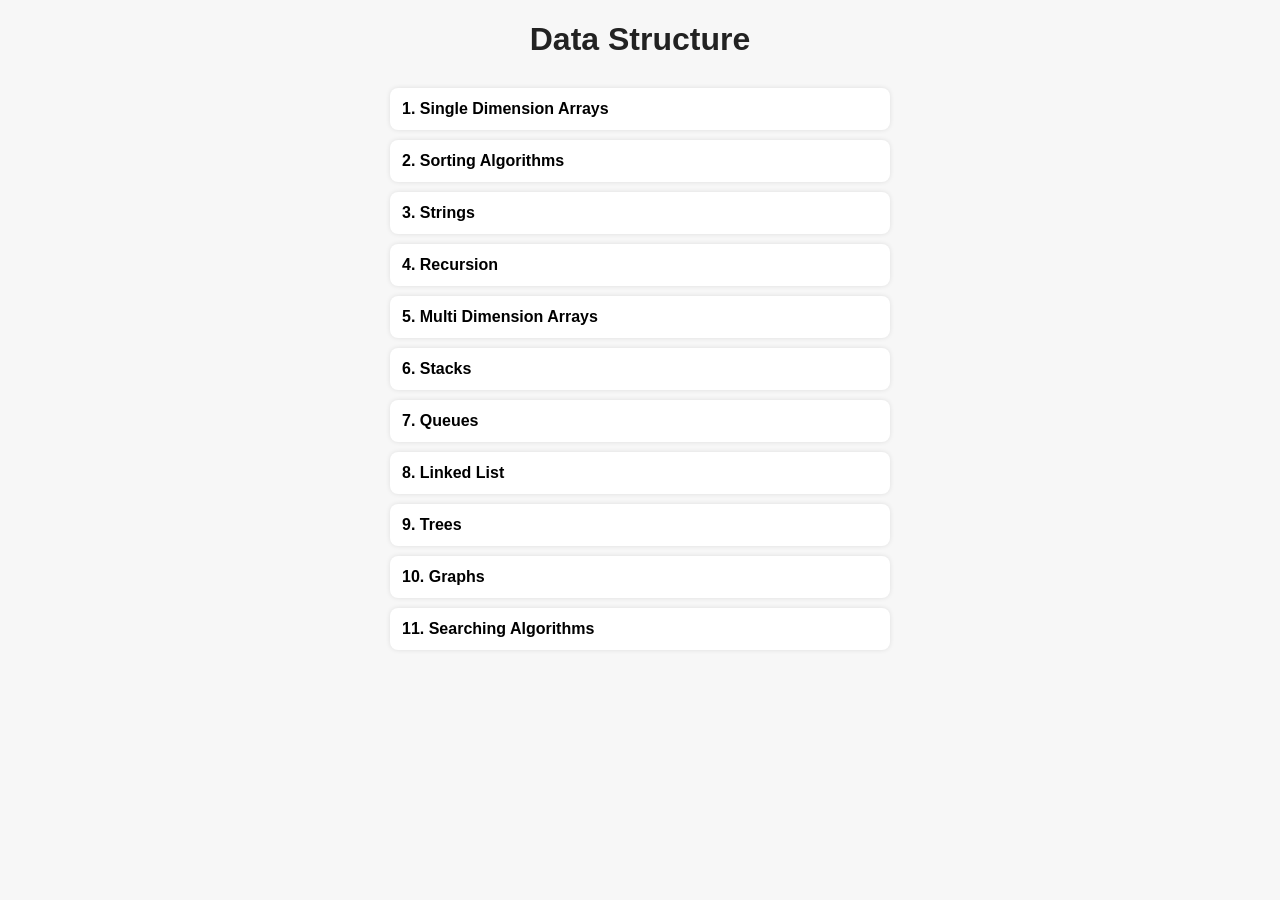
<file: index.html>
<!DOCTYPE html>
<html lang="en">
<head>
  <meta charset="UTF-8">
  <meta name="viewport" content="width=device-width, initial-scale=1.0">
  <title>C Programs</title>
  <link rel="stylesheet" href="style.css">
</head>
<body>
  <h1>Data Structure</h1>

  <ul class="topic-list">
    <li><a href="topics/single-dimension-arrays.html">1. Single Dimension Arrays</a></li>
    <li><a href="topics/sorting-algorithms.html">2. Sorting Algorithms</a></li>
    <li><a href="topics/strings.html">3. Strings</a></li>
    <li><a href="topics/recursion.html">4. Recursion</a></li>
    <li><a href="topics/multi-dimension-arrays.html">5. Multi Dimension Arrays</a></li>
    <li><a href="topics/stacks.html">6. Stacks</a></li>
    <li><a href="topics/queues.html">7. Queues</a></li>
    <li><a href="topics/linked-list.html">8. Linked List</a></li>
    <li><a href="topics/trees.html">9. Trees</a></li>
    <li><a href="topics/graphs.html">10. Graphs</a></li>
    <li><a href="topics/searching-algorithms.html">11. Searching Algorithms</a></li>
  </ul>
</body>
</html>
</file>
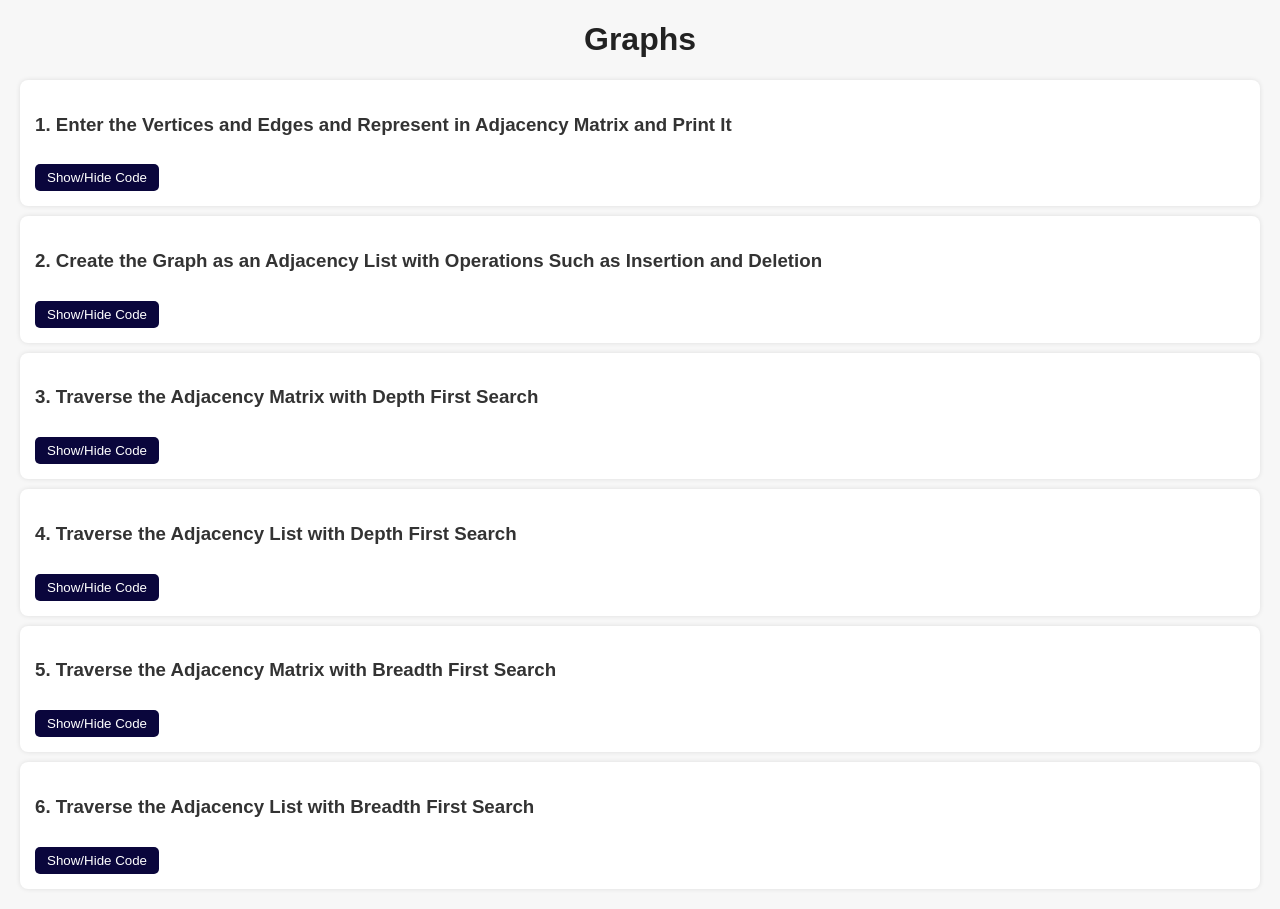
<file: topics/graphs.html>
<!DOCTYPE html>
<html lang="en">
<head>
  <meta charset="UTF-8">
  <meta name="viewport" content="width=device-width, initial-scale=1.0">
  <title>Graphs - C Programs</title>
  <link rel="stylesheet" href="../style.css">
  <script src="../script.js" defer></script>
</head>
<body>
  <h1>Graphs</h1>

  <div class="question">
    <h3>1. Enter the Vertices and Edges and Represent in Adjacency Matrix and Print It</h3>
    <button onclick="toggleCode('q1')">Show/Hide Code</button>
    <pre id="q1">
#include &lt;stdio.h&gt;

int main() {
    int graph[50][50] = {0};
    int vertices, edges, u, v;

    printf("Enter number of vertices: ");
    scanf("%d", &amp;vertices);

    if (vertices &lt;= 0 || vertices > 50) {
        printf("Invalid number of vertices\n");
        return 0;
    }

    printf("Enter number of edges: ");
    scanf("%d", &amp;edges);

    if (edges &lt; 0) {
        printf("Invalid number of edges\n");
        return 0;
    }

    printf("Enter edges (u v), vertices numbered 0 to %d:\n",
           vertices - 1);

    for (int i = 0; i &lt; edges; i++) {
        scanf("%d %d", &amp;u, &amp;v);

        if (u &lt; 0 || u >= vertices || v &lt; 0 || v >= vertices) {
            printf("Invalid edge. Try again.\n");
            i--;
            continue;
        }

        graph[u][v] = 1;
        graph[v][u] = 1;
    }

    printf("\nAdjacency Matrix:\n");

    for (int i = 0; i &lt; vertices; i++) {
        for (int j = 0; j &lt; vertices; j++)
            printf("%d ", graph[i][j]);

        printf("\n");
    }

    return 0;
}
    </pre>
</div>

<div class="question">
    <h3>2. Create the Graph as an Adjacency List with Operations Such as Insertion and Deletion</h3>
    <button onclick="toggleCode('q2')">Show/Hide Code</button>
    <pre id="q2">
#include &lt;stdio.h&gt;
#include &lt;stdlib.h&gt;

#define MAX 50

struct Node {
    int vertex;
    struct Node *next;
};

struct Node *adj[MAX];
int vertices;

void insertEdge(int u, int v) {
    struct Node *n = malloc(sizeof(struct Node));

    if (n == NULL) {
        printf("Memory allocation failed\n");
        return;
    }

    n->vertex = v;
    n->next = adj[u];
    adj[u] = n;

    n = malloc(sizeof(struct Node));

    if (n == NULL) {
        printf("Memory allocation failed\n");
        return;
    }

    n->vertex = u;
    n->next = adj[v];
    adj[v] = n;
}

void deleteOne(int u, int v) {
    struct Node *temp = adj[u], *prev = NULL;

    while (temp != NULL) {
        if (temp->vertex == v) {
            if (prev == NULL)
                adj[u] = temp->next;
            else
                prev->next = temp->next;

            free(temp);
            return;
        }

        prev = temp;
        temp = temp->next;
    }
}

void deleteEdge(int u, int v) {
    deleteOne(u, v);
    deleteOne(v, u);
}

void display() {
    printf("\nAdjacency List:\n");

    for (int i = 0; i &lt; vertices; i++) {
        struct Node *temp = adj[i];

        printf("%d: ", i);

        while (temp != NULL) {
            printf("%d -> ", temp->vertex);
            temp = temp->next;
        }

        printf("NULL\n");
    }
}

int main() {
    int choice, u, v;

    printf("Enter number of vertices: ");
    scanf("%d", &amp;vertices);

    if (vertices &lt;= 0 || vertices > MAX) {
        printf("Invalid number of vertices\n");
        return 0;
    }

    for (int i = 0; i &lt; vertices; i++)
        adj[i] = NULL;

    while (1) {
        printf("\n1. Insert Edge\n");
        printf("2. Delete Edge\n");
        printf("3. Display Graph\n");
        printf("4. Exit\n");
        printf("Enter choice: ");
        scanf("%d", &amp;choice);

        if (choice == 4)
            break;

        if (choice == 1 || choice == 2) {
            printf("Enter two vertices: ");
            scanf("%d %d", &amp;u, &amp;v);

            if (u &lt; 0 || u >= vertices ||
                v &lt; 0 || v >= vertices) {
                printf("Invalid vertices\n");
                continue;
            }

            if (choice == 1)
                insertEdge(u, v);
            else
                deleteEdge(u, v);
        }
        else if (choice == 3) {
            display();
        }
        else {
            printf("Invalid choice\n");
        }
    }

    for (int i = 0; i &lt; vertices; i++) {
        struct Node *temp = adj[i];

        while (temp != NULL) {
            struct Node *next = temp->next;
            free(temp);
            temp = next;
        }
    }

    return 0;
}
    </pre>
</div>

<div class="question">
    <h3>3. Traverse the Adjacency Matrix with Depth First Search</h3>
    <button onclick="toggleCode('q3')">Show/Hide Code</button>
    <pre id="q3">
#include &lt;stdio.h&gt;

int graph[50][50];
int visited[50];
int vertices;

void DFS(int vertex) {
    visited[vertex] = 1;
    printf("%d ", vertex);

    for (int i = 0; i &lt; vertices; i++) {
        if (graph[vertex][i] == 1 &amp;&amp; !visited[i])
            DFS(i);
    }
}

int main() {
    int edges, u, v, start;

    printf("Enter number of vertices: ");
    scanf("%d", &amp;vertices);

    if (vertices &lt;= 0 || vertices > 50) {
        printf("Invalid number of vertices\n");
        return 0;
    }

    printf("Enter number of edges: ");
    scanf("%d", &amp;edges);

    for (int i = 0; i &lt; edges; i++) {
        printf("Enter edge (u v): ");
        scanf("%d %d", &amp;u, &amp;v);

        if (u &lt; 0 || u >= vertices || v &lt; 0 || v >= vertices) {
            printf("Invalid edge\n");
            i--;
            continue;
        }

        graph[u][v] = 1;
        graph[v][u] = 1;
    }

    printf("Enter starting vertex: ");
    scanf("%d", &amp;start);

    if (start &lt; 0 || start >= vertices) {
        printf("Invalid starting vertex\n");
        return 0;
    }

    printf("DFS Traversal: ");
    DFS(start);

    for (int i = 0; i &lt; vertices; i++) {
        if (!visited[i])
            DFS(i);
    }

    return 0;
}
    </pre>
</div>

<div class="question">
    <h3>4. Traverse the Adjacency List with Depth First Search</h3>
    <button onclick="toggleCode('q4')">Show/Hide Code</button>
    <pre id="q4">
#include &lt;stdio.h&gt;
#include &lt;stdlib.h&gt;

#define MAX 50

struct Node {
    int vertex;
    struct Node *next;
};

struct Node *adj[MAX];
int visited[MAX];
int vertices;

void insertEdge(int u, int v) {
    struct Node *n = malloc(sizeof(struct Node));

    n->vertex = v;
    n->next = adj[u];
    adj[u] = n;

    n = malloc(sizeof(struct Node));

    n->vertex = u;
    n->next = adj[v];
    adj[v] = n;
}

void DFS(int vertex) {
    visited[vertex] = 1;
    printf("%d ", vertex);

    struct Node *temp = adj[vertex];

    while (temp != NULL) {
        int v = temp->vertex;

        if (!visited[v])
            DFS(v);

        temp = temp->next;
    }
}

int main() {
    int edges, u, v, start;

    printf("Enter number of vertices: ");
    scanf("%d", &amp;vertices);

    if (vertices &lt;= 0 || vertices > MAX) {
        printf("Invalid number of vertices\n");
        return 0;
    }

    printf("Enter number of edges: ");
    scanf("%d", &amp;edges);

    for (int i = 0; i &lt; edges; i++) {
        printf("Enter edge (u v): ");
        scanf("%d %d", &amp;u, &amp;v);

        if (u &lt; 0 || u >= vertices || v &lt; 0 || v >= vertices) {
            printf("Invalid edge\n");
            i--;
            continue;
        }

        insertEdge(u, v);
    }

    printf("Enter starting vertex: ");
    scanf("%d", &amp;start);

    if (start &lt; 0 || start >= vertices) {
        printf("Invalid starting vertex\n");
        return 0;
    }

    printf("DFS Traversal: ");
    DFS(start);

    for (int i = 0; i &lt; vertices; i++) {
        if (!visited[i])
            DFS(i);
    }

    return 0;
}
    </pre>
</div>

<div class="question">
    <h3>5. Traverse the Adjacency Matrix with Breadth First Search</h3>
    <button onclick="toggleCode('q5')">Show/Hide Code</button>
    <pre id="q5">
#include &lt;stdio.h&gt;

int graph[50][50];
int visited[50];
int queue[50];
int vertices;

void BFS(int start) {
    int front = 0, rear = 0;

    visited[start] = 1;
    queue[rear++] = start;

    while (front &lt; rear) {
        int vertex = queue[front++];
        printf("%d ", vertex);

        for (int i = 0; i &lt; vertices; i++) {
            if (graph[vertex][i] == 1 &amp;&amp; !visited[i]) {
                visited[i] = 1;
                queue[rear++] = i;
            }
        }
    }
}

int main() {
    int edges, u, v, start;

    printf("Enter number of vertices: ");
    scanf("%d", &amp;vertices);

    if (vertices &lt;= 0 || vertices > 50) {
        printf("Invalid number of vertices\n");
        return 0;
    }

    printf("Enter number of edges: ");
    scanf("%d", &amp;edges);

    for (int i = 0; i &lt; edges; i++) {
        printf("Enter edge (u v): ");
        scanf("%d %d", &amp;u, &amp;v);

        if (u &lt; 0 || u >= vertices || v &lt; 0 || v >= vertices) {
            printf("Invalid edge\n");
            i--;
            continue;
        }

        graph[u][v] = 1;
        graph[v][u] = 1;
    }

    printf("Enter starting vertex: ");
    scanf("%d", &amp;start);

    if (start &lt; 0 || start >= vertices) {
        printf("Invalid starting vertex\n");
        return 0;
    }

    printf("BFS Traversal: ");
    BFS(start);

    for (int i = 0; i &lt; vertices; i++) {
        if (!visited[i])
            BFS(i);
    }

    return 0;
}
    </pre>
</div>

<div class="question">
    <h3>6. Traverse the Adjacency List with Breadth First Search</h3>
    <button onclick="toggleCode('q6')">Show/Hide Code</button>
    <pre id="q6">
#include &lt;stdio.h&gt;
#include &lt;stdlib.h&gt;

#define MAX 50

struct Node {
    int vertex;
    struct Node *next;
};

struct Node *adj[MAX];
int visited[MAX];
int queue[MAX];
int vertices;

void insertEdge(int u, int v) {
    struct Node *n = malloc(sizeof(struct Node));

    n->vertex = v;
    n->next = adj[u];
    adj[u] = n;

    n = malloc(sizeof(struct Node));

    n->vertex = u;
    n->next = adj[v];
    adj[v] = n;
}

void BFS(int start) {
    int front = 0, rear = 0;

    visited[start] = 1;
    queue[rear++] = start;

    while (front &lt; rear) {
        int vertex = queue[front++];
        printf("%d ", vertex);

        struct Node *temp = adj[vertex];

        while (temp != NULL) {
            int v = temp->vertex;

            if (!visited[v]) {
                visited[v] = 1;
                queue[rear++] = v;
            }

            temp = temp->next;
        }
    }
}

int main() {
    int edges, u, v, start;

    printf("Enter number of vertices: ");
    scanf("%d", &amp;vertices);

    if (vertices &lt;= 0 || vertices > MAX) {
        printf("Invalid number of vertices\n");
        return 0;
    }

    printf("Enter number of edges: ");
    scanf("%d", &amp;edges);

    for (int i = 0; i &lt; edges; i++) {
        printf("Enter edge (u v): ");
        scanf("%d %d", &amp;u, &amp;v);

        if (u &lt; 0 || u >= vertices || v &lt; 0 || v >= vertices) {
            printf("Invalid edge\n");
            i--;
            continue;
        }

        insertEdge(u, v);
    }

    printf("Enter starting vertex: ");
    scanf("%d", &amp;start);

    if (start &lt; 0 || start >= vertices) {
        printf("Invalid starting vertex\n");
        return 0;
    }

    printf("BFS Traversal: ");
    BFS(start);

    for (int i = 0; i &lt; vertices; i++) {
        if (!visited[i])
            BFS(i);
    }

    return 0;
}
    </pre>
</div>
</body>
</html>
</file>
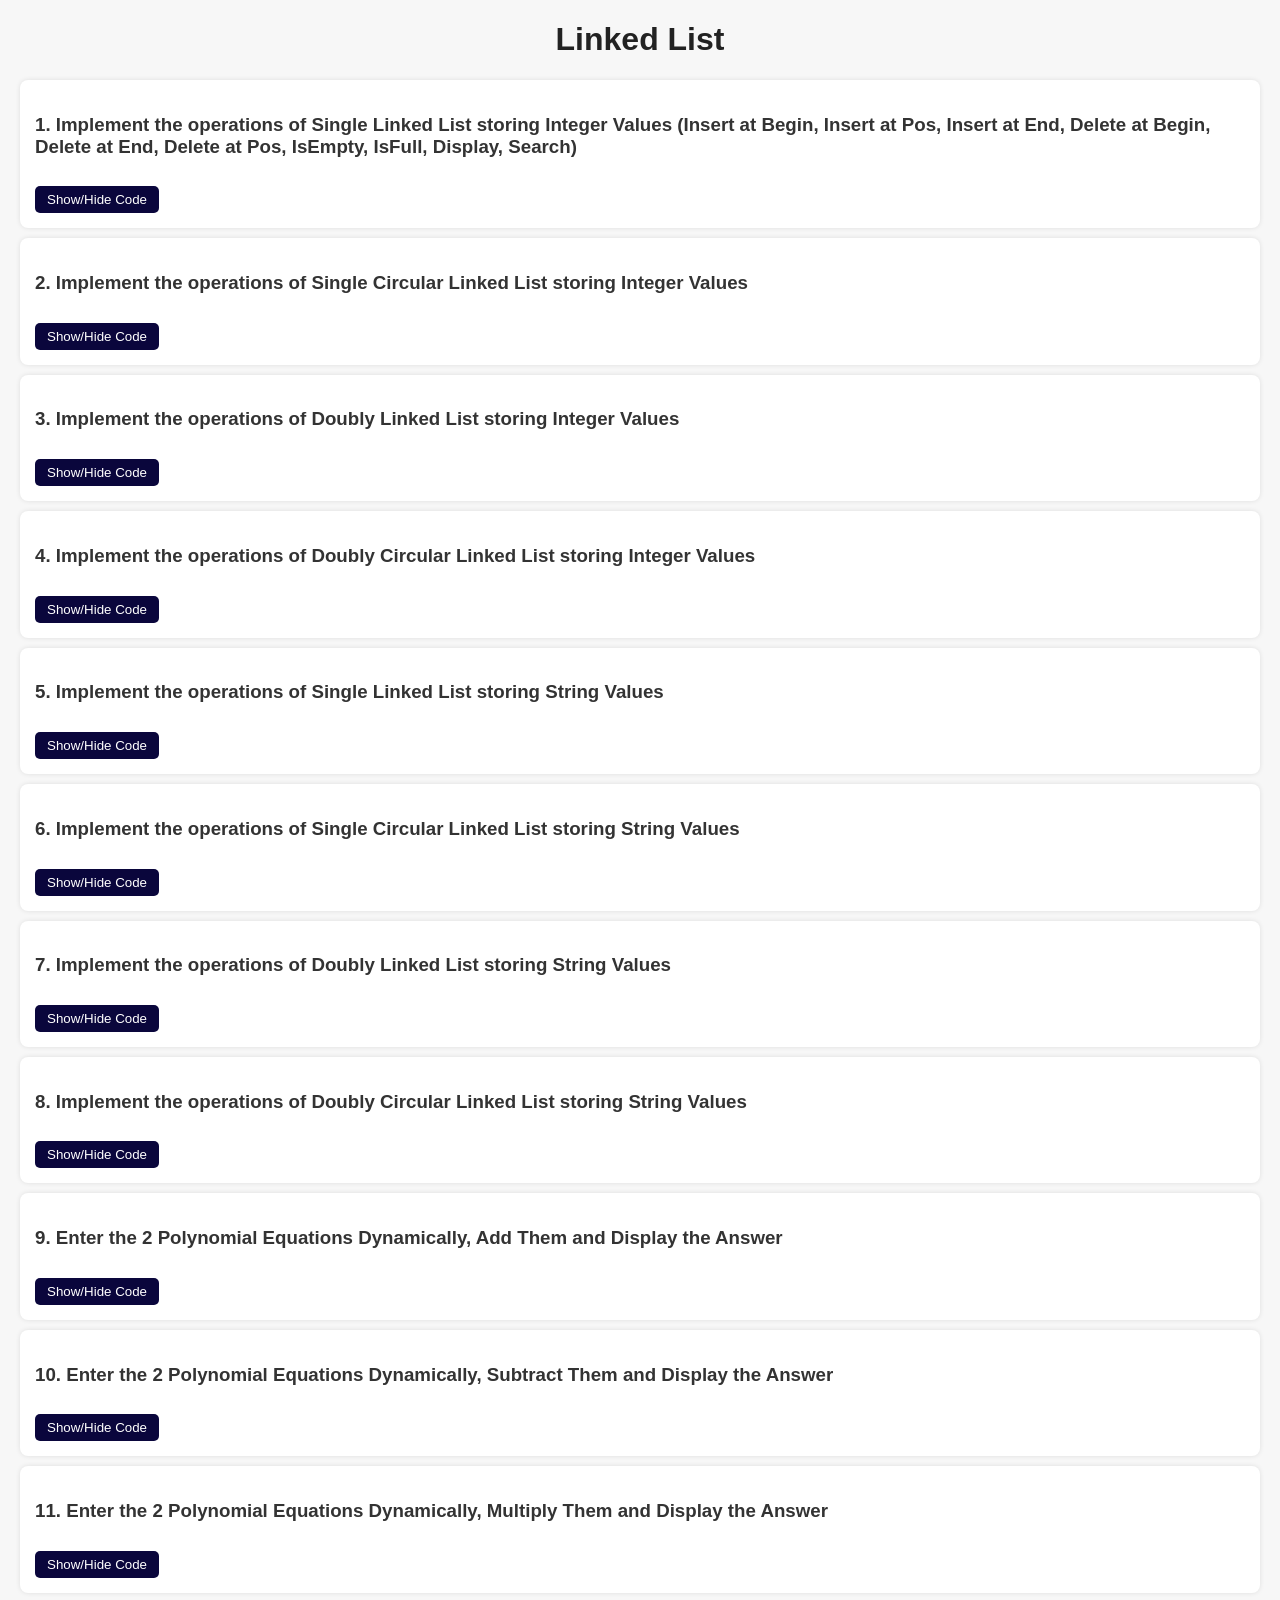
<file: topics/linked-list.html>
<!DOCTYPE html>
<html lang="en">
<head>
  <meta charset="UTF-8">
  <meta name="viewport" content="width=device-width, initial-scale=1.0">
  <title>Linked List - C Programs</title>
  <link rel="stylesheet" href="../style.css">
  <script src="../script.js" defer></script>
</head>
<body>
  <h1>Linked List</h1>

  <div class="question">
    <h3>1. Implement the operations of Single Linked List storing Integer Values (Insert at Begin, Insert at Pos, Insert at End, Delete at Begin, Delete at End, Delete at Pos, IsEmpty, IsFull, Display, Search)</h3>
    <button onclick="toggleCode('q1')">Show/Hide Code</button>
    <pre id="q1">
#include &lt;stdio.h&gt;
#include &lt;stdlib.h&gt;

struct Node {
    int data;
    struct Node *next;
};

struct Node *head = NULL;

int isEmpty() {
    return head == NULL;
}

int isFull() {
    struct Node *temp = malloc(sizeof(struct Node));
    if (temp == NULL)
        return 1;
    free(temp);
    return 0;
}

void insertBegin(int x) {
    struct Node *newNode = malloc(sizeof(struct Node));
    if (newNode == NULL) return;

    newNode->data = x;
    newNode->next = head;
    head = newNode;
}

void insertEnd(int x) {
    struct Node *newNode = malloc(sizeof(struct Node));
    if (newNode == NULL) return;

    newNode->data = x;
    newNode->next = NULL;

    if (head == NULL) {
        head = newNode;
        return;
    }

    struct Node *temp = head;
    while (temp->next != NULL)
        temp = temp->next;

    temp->next = newNode;
}

void insertPos(int x, int pos) {
    if (pos &lt; 1) return;

    if (pos == 1) {
        insertBegin(x);
        return;
    }

    struct Node *temp = head;

    for (int i = 1; temp != NULL &amp;&amp; i &lt; pos - 1; i++)
        temp = temp->next;

    if (temp == NULL) {
        printf("Invalid position\n");
        return;
    }

    struct Node *newNode = malloc(sizeof(struct Node));
    if (newNode == NULL) return;

    newNode->data = x;
    newNode->next = temp->next;
    temp->next = newNode;
}

void deleteBegin() {
    if (isEmpty()) {
        printf("List is empty\n");
        return;
    }

    struct Node *temp = head;
    head = head->next;
    free(temp);
}

void deleteEnd() {
    if (isEmpty()) {
        printf("List is empty\n");
        return;
    }

    if (head->next == NULL) {
        free(head);
        head = NULL;
        return;
    }

    struct Node *temp = head;

    while (temp->next->next != NULL)
        temp = temp->next;

    free(temp->next);
    temp->next = NULL;
}

void deletePos(int pos) {
    if (pos &lt; 1 || isEmpty()) {
        printf("Invalid position or empty list\n");
        return;
    }

    if (pos == 1) {
        deleteBegin();
        return;
    }

    struct Node *temp = head;

    for (int i = 1; temp->next != NULL &amp;&amp; i &lt; pos - 1; i++)
        temp = temp->next;

    if (temp->next == NULL) {
        printf("Invalid position\n");
        return;
    }

    struct Node *del = temp->next;
    temp->next = del->next;
    free(del);
}

void display() {
    struct Node *temp = head;

    if (isEmpty()) {
        printf("List is empty\n");
        return;
    }

    while (temp != NULL) {
        printf("%d ", temp->data);
        temp = temp->next;
    }
    printf("\n");
}

void search(int x) {
    struct Node *temp = head;
    int pos = 1;

    while (temp != NULL) {
        if (temp->data == x) {
            printf("Found at position %d\n", pos);
            return;
        }
        temp = temp->next;
        pos++;
    }

    printf("Not found\n");
}

int main() {
    insertBegin(20);
    insertBegin(10);
    insertEnd(40);
    insertPos(30, 3);

    display();
    search(30);

    deleteBegin();
    deleteEnd();
    deletePos(1);

    display();

    printf("Is Empty: %d\n", isEmpty());
    printf("Is Full: %d\n", isFull());

    return 0;
}
    </pre>
</div>

<div class="question">
    <h3>2. Implement the operations of Single Circular Linked List storing Integer Values</h3>
    <button onclick="toggleCode('q2')">Show/Hide Code</button>
    <pre id="q2">
#include &lt;stdio.h&gt;
#include &lt;stdlib.h&gt;

struct Node {
    int data;
    struct Node *next;
};

struct Node *head = NULL;

int isEmpty() {
    return head == NULL;
}

int isFull() {
    struct Node *temp = malloc(sizeof(struct Node));
    if (temp == NULL) return 1;
    free(temp);
    return 0;
}

void insertBegin(int x) {
    struct Node *newNode = malloc(sizeof(struct Node));
    if (newNode == NULL) return;

    newNode->data = x;

    if (head == NULL) {
        head = newNode;
        newNode->next = head;
        return;
    }

    struct Node *temp = head;
    while (temp->next != head)
        temp = temp->next;

    newNode->next = head;
    temp->next = newNode;
    head = newNode;
}

void insertEnd(int x) {
    struct Node *newNode = malloc(sizeof(struct Node));
    if (newNode == NULL) return;

    newNode->data = x;

    if (head == NULL) {
        head = newNode;
        newNode->next = head;
        return;
    }

    struct Node *temp = head;
    while (temp->next != head)
        temp = temp->next;

    temp->next = newNode;
    newNode->next = head;
}

void insertPos(int x, int pos) {
    if (pos &lt; 1) return;

    if (pos == 1) {
        insertBegin(x);
        return;
    }

    struct Node *temp = head;

    for (int i = 1; temp != NULL &amp;&amp; i &lt; pos - 1; i++) {
        temp = temp->next;
        if (temp == head) {
            printf("Invalid position\n");
            return;
        }
    }

    if (temp == NULL || temp->next == head) {
        if (temp != NULL)
            insertEnd(x);
        else
            printf("Invalid position\n");
        return;
    }

    struct Node *newNode = malloc(sizeof(struct Node));
    if (newNode == NULL) return;

    newNode->data = x;
    newNode->next = temp->next;
    temp->next = newNode;
}

void deleteBegin() {
    if (isEmpty()) {
        printf("List is empty\n");
        return;
    }

    if (head->next == head) {
        free(head);
        head = NULL;
        return;
    }

    struct Node *temp = head;
    struct Node *last = head;

    while (last->next != head)
        last = last->next;

    head = head->next;
    last->next = head;
    free(temp);
}

void deleteEnd() {
    if (isEmpty()) {
        printf("List is empty\n");
        return;
    }

    if (head->next == head) {
        free(head);
        head = NULL;
        return;
    }

    struct Node *temp = head;

    while (temp->next->next != head)
        temp = temp->next;

    free(temp->next);
    temp->next = head;
}

void deletePos(int pos) {
    if (pos &lt; 1 || isEmpty()) {
        printf("Invalid position or empty list\n");
        return;
    }

    if (pos == 1) {
        deleteBegin();
        return;
    }

    struct Node *temp = head;

    for (int i = 1; i &lt; pos - 1; i++) {
        temp = temp->next;

        if (temp == head) {
            printf("Invalid position\n");
            return;
        }
    }

    if (temp->next == head) {
        printf("Invalid position\n");
        return;
    }

    struct Node *del = temp->next;
    temp->next = del->next;
    free(del);
}

void display() {
    if (isEmpty()) {
        printf("List is empty\n");
        return;
    }

    struct Node *temp = head;

    do {
        printf("%d ", temp->data);
        temp = temp->next;
    } while (temp != head);

    printf("\n");
}

void search(int x) {
    if (isEmpty()) {
        printf("List is empty\n");
        return;
    }

    struct Node *temp = head;
    int pos = 1;

    do {
        if (temp->data == x) {
            printf("Found at position %d\n", pos);
            return;
        }

        temp = temp->next;
        pos++;
    } while (temp != head);

    printf("Not found\n");
}

int main() {
    insertBegin(20);
    insertBegin(10);
    insertEnd(40);
    insertPos(30, 3);

    display();
    search(30);

    deleteBegin();
    deleteEnd();
    deletePos(1);

    display();

    printf("Is Empty: %d\n", isEmpty());
    printf("Is Full: %d\n", isFull());

    return 0;
}
    </pre>
</div>

<div class="question">
    <h3>3. Implement the operations of Doubly Linked List storing Integer Values</h3>
    <button onclick="toggleCode('q3')">Show/Hide Code</button>
    <pre id="q3">
#include &lt;stdio.h&gt;
#include &lt;stdlib.h&gt;

struct Node {
    int data;
    struct Node *prev, *next;
};

struct Node *head = NULL;

int isEmpty() {
    return head == NULL;
}

int isFull() {
    struct Node *temp = malloc(sizeof(struct Node));
    if (temp == NULL) return 1;
    free(temp);
    return 0;
}

void insertBegin(int x) {
    struct Node *newNode = malloc(sizeof(struct Node));
    if (newNode == NULL) return;

    newNode->data = x;
    newNode->prev = NULL;
    newNode->next = head;

    if (head != NULL)
        head->prev = newNode;

    head = newNode;
}

void insertEnd(int x) {
    struct Node *newNode = malloc(sizeof(struct Node));
    if (newNode == NULL) return;

    newNode->data = x;
    newNode->next = NULL;

    if (head == NULL) {
        newNode->prev = NULL;
        head = newNode;
        return;
    }

    struct Node *temp = head;

    while (temp->next != NULL)
        temp = temp->next;

    temp->next = newNode;
    newNode->prev = temp;
}

void insertPos(int x, int pos) {
    if (pos &lt; 1) return;

    if (pos == 1) {
        insertBegin(x);
        return;
    }

    struct Node *temp = head;

    for (int i = 1; temp != NULL &amp;&amp; i &lt; pos - 1; i++)
        temp = temp->next;

    if (temp == NULL) {
        printf("Invalid position\n");
        return;
    }

    struct Node *newNode = malloc(sizeof(struct Node));
    if (newNode == NULL) return;

    newNode->data = x;
    newNode->next = temp->next;
    newNode->prev = temp;

    if (temp->next != NULL)
        temp->next->prev = newNode;

    temp->next = newNode;
}

void deleteBegin() {
    if (isEmpty()) {
        printf("List is empty\n");
        return;
    }

    struct Node *temp = head;
    head = head->next;

    if (head != NULL)
        head->prev = NULL;

    free(temp);
}

void deleteEnd() {
    if (isEmpty()) {
        printf("List is empty\n");
        return;
    }

    struct Node *temp = head;

    while (temp->next != NULL)
        temp = temp->next;

    if (temp->prev != NULL)
        temp->prev->next = NULL;
    else
        head = NULL;

    free(temp);
}

void deletePos(int pos) {
    if (pos &lt; 1 || isEmpty()) {
        printf("Invalid position or empty list\n");
        return;
    }

    if (pos == 1) {
        deleteBegin();
        return;
    }

    struct Node *temp = head;

    for (int i = 1; temp != NULL &amp;&amp; i &lt; pos; i++)
        temp = temp->next;

    if (temp == NULL) {
        printf("Invalid position\n");
        return;
    }

    temp->prev->next = temp->next;

    if (temp->next != NULL)
        temp->next->prev = temp->prev;

    free(temp);
}

void display() {
    struct Node *temp = head;

    if (isEmpty()) {
        printf("List is empty\n");
        return;
    }

    while (temp != NULL) {
        printf("%d ", temp->data);
        temp = temp->next;
    }

    printf("\n");
}

void search(int x) {
    struct Node *temp = head;
    int pos = 1;

    while (temp != NULL) {
        if (temp->data == x) {
            printf("Found at position %d\n", pos);
            return;
        }

        temp = temp->next;
        pos++;
    }

    printf("Not found\n");
}

int main() {
    insertBegin(20);
    insertBegin(10);
    insertEnd(40);
    insertPos(30, 3);

    display();
    search(30);

    deleteBegin();
    deleteEnd();
    deletePos(1);

    display();

    printf("Is Empty: %d\n", isEmpty());
    printf("Is Full: %d\n", isFull());

    return 0;
}
    </pre>
</div>

<div class="question">
    <h3>4. Implement the operations of Doubly Circular Linked List storing Integer Values</h3>
    <button onclick="toggleCode('q4')">Show/Hide Code</button>
    <pre id="q4">
#include &lt;stdio.h&gt;
#include &lt;stdlib.h&gt;

struct Node {
    int data;
    struct Node *prev, *next;
};

struct Node *head = NULL;

int isEmpty() {
    return head == NULL;
}

int isFull() {
    struct Node *temp = malloc(sizeof(struct Node));
    if (temp == NULL) return 1;
    free(temp);
    return 0;
}

void insertBegin(int x) {
    struct Node *newNode = malloc(sizeof(struct Node));
    if (newNode == NULL) return;

    newNode->data = x;

    if (head == NULL) {
        head = newNode;
        newNode->next = newNode;
        newNode->prev = newNode;
        return;
    }

    struct Node *last = head->prev;

    newNode->next = head;
    newNode->prev = last;
    last->next = newNode;
    head->prev = newNode;
    head = newNode;
}

void insertEnd(int x) {
    struct Node *newNode = malloc(sizeof(struct Node));
    if (newNode == NULL) return;

    newNode->data = x;

    if (head == NULL) {
        head = newNode;
        newNode->next = newNode;
        newNode->prev = newNode;
        return;
    }

    struct Node *last = head->prev;

    newNode->next = head;
    newNode->prev = last;
    last->next = newNode;
    head->prev = newNode;
}

void insertPos(int x, int pos) {
    if (pos &lt; 1) return;

    if (pos == 1) {
        insertBegin(x);
        return;
    }

    if (head == NULL) {
        printf("Invalid position\n");
        return;
    }

    struct Node *temp = head;

    for (int i = 1; i &lt; pos - 1; i++) {
        temp = temp->next;

        if (temp == head) {
            printf("Invalid position\n");
            return;
        }
    }

    if (temp->next == head) {
        insertEnd(x);
        return;
    }

    struct Node *newNode = malloc(sizeof(struct Node));
    if (newNode == NULL) return;

    newNode->data = x;
    newNode->next = temp->next;
    newNode->prev = temp;

    temp->next->prev = newNode;
    temp->next = newNode;
}

void deleteBegin() {
    if (isEmpty()) {
        printf("List is empty\n");
        return;
    }

    if (head->next == head) {
        free(head);
        head = NULL;
        return;
    }

    struct Node *last = head->prev;
    struct Node *temp = head;

    head = head->next;
    head->prev = last;
    last->next = head;

    free(temp);
}

void deleteEnd() {
    if (isEmpty()) {
        printf("List is empty\n");
        return;
    }

    struct Node *last = head->prev;

    if (last == head) {
        free(head);
        head = NULL;
        return;
    }

    struct Node *newLast = last->prev;
    newLast->next = head;
    head->prev = newLast;

    free(last);
}

void deletePos(int pos) {
    if (pos &lt; 1 || isEmpty()) {
        printf("Invalid position or empty list\n");
        return;
    }

    if (pos == 1) {
        deleteBegin();
        return;
    }

    struct Node *temp = head;

    for (int i = 1; i &lt; pos; i++) {
        temp = temp->next;

        if (temp == head) {
            printf("Invalid position\n");
            return;
        }
    }

    temp->prev->next = temp->next;
    temp->next->prev = temp->prev;

    free(temp);
}

void display() {
    if (isEmpty()) {
        printf("List is empty\n");
        return;
    }

    struct Node *temp = head;

    do {
        printf("%d ", temp->data);
        temp = temp->next;
    } while (temp != head);

    printf("\n");
}

void search(int x) {
    if (isEmpty()) {
        printf("List is empty\n");
        return;
    }

    struct Node *temp = head;
    int pos = 1;

    do {
        if (temp->data == x) {
            printf("Found at position %d\n", pos);
            return;
        }

        temp = temp->next;
        pos++;
    } while (temp != head);

    printf("Not found\n");
}

int main() {
    insertBegin(20);
    insertBegin(10);
    insertEnd(40);
    insertPos(30, 3);

    display();
    search(30);

    deleteBegin();
    deleteEnd();
    deletePos(1);

    display();

    printf("Is Empty: %d\n", isEmpty());
    printf("Is Full: %d\n", isFull());

    return 0;
}
    </pre>
</div>

<div class="question">
    <h3>5. Implement the operations of Single Linked List storing String Values</h3>
    <button onclick="toggleCode('q5')">Show/Hide Code</button>
    <pre id="q5">
#include &lt;stdio.h&gt;
#include &lt;stdlib.h&gt;
#include &lt;string.h&gt;

#define LEN 100

struct Node {
    char data[LEN];
    struct Node *next;
};

struct Node *head = NULL;

int isEmpty() {
    return head == NULL;
}

int isFull() {
    struct Node *temp = malloc(sizeof(struct Node));
    if (temp == NULL) return 1;
    free(temp);
    return 0;
}

void insertBegin(char s[]) {
    struct Node *newNode = malloc(sizeof(struct Node));
    if (newNode == NULL) return;

    strcpy(newNode->data, s);
    newNode->next = head;
    head = newNode;
}

void insertEnd(char s[]) {
    struct Node *newNode = malloc(sizeof(struct Node));
    if (newNode == NULL) return;

    strcpy(newNode->data, s);
    newNode->next = NULL;

    if (head == NULL) {
        head = newNode;
        return;
    }

    struct Node *temp = head;

    while (temp->next != NULL)
        temp = temp->next;

    temp->next = newNode;
}

void insertPos(char s[], int pos) {
    if (pos &lt; 1) return;

    if (pos == 1) {
        insertBegin(s);
        return;
    }

    struct Node *temp = head;

    for (int i = 1; temp != NULL &amp;&amp; i &lt; pos - 1; i++)
        temp = temp->next;

    if (temp == NULL) {
        printf("Invalid position\n");
        return;
    }

    struct Node *newNode = malloc(sizeof(struct Node));
    if (newNode == NULL) return;

    strcpy(newNode->data, s);
    newNode->next = temp->next;
    temp->next = newNode;
}

void deleteBegin() {
    if (isEmpty()) {
        printf("List is empty\n");
        return;
    }

    struct Node *temp = head;
    head = head->next;
    free(temp);
}

void deleteEnd() {
    if (isEmpty()) {
        printf("List is empty\n");
        return;
    }

    if (head->next == NULL) {
        free(head);
        head = NULL;
        return;
    }

    struct Node *temp = head;

    while (temp->next->next != NULL)
        temp = temp->next;

    free(temp->next);
    temp->next = NULL;
}

void deletePos(int pos) {
    if (pos &lt; 1 || isEmpty()) {
        printf("Invalid position or empty list\n");
        return;
    }

    if (pos == 1) {
        deleteBegin();
        return;
    }

    struct Node *temp = head;

    for (int i = 1; temp->next != NULL &amp;&amp; i &lt; pos - 1; i++)
        temp = temp->next;

    if (temp->next == NULL) {
        printf("Invalid position\n");
        return;
    }

    struct Node *del = temp->next;
    temp->next = del->next;
    free(del);
}

void display() {
    struct Node *temp = head;

    if (isEmpty()) {
        printf("List is empty\n");
        return;
    }

    while (temp != NULL) {
        printf("%s ", temp->data);
        temp = temp->next;
    }

    printf("\n");
}

void search(char s[]) {
    struct Node *temp = head;
    int pos = 1;

    while (temp != NULL) {
        if (strcmp(temp->data, s) == 0) {
            printf("Found at position %d\n", pos);
            return;
        }

        temp = temp->next;
        pos++;
    }

    printf("Not found\n");
}

int main() {
    insertBegin("Banana");
    insertBegin("Apple");
    insertEnd("Mango");
    insertPos("Orange", 3);

    display();
    search("Orange");

    deleteBegin();
    deleteEnd();
    deletePos(1);

    display();

    printf("Is Empty: %d\n", isEmpty());
    printf("Is Full: %d\n", isFull());

    return 0;
}
    </pre>
</div>

<div class="question">
    <h3>6. Implement the operations of Single Circular Linked List storing String Values</h3>
    <button onclick="toggleCode('q6')">Show/Hide Code</button>
    <pre id="q6">
#include &lt;stdio.h&gt;
#include &lt;stdlib.h&gt;
#include &lt;string.h&gt;

#define LEN 100

struct Node {
    char data[LEN];
    struct Node *next;
};

struct Node *head = NULL;

int isEmpty() {
    return head == NULL;
}

int isFull() {
    struct Node *temp = malloc(sizeof(struct Node));
    if (temp == NULL) return 1;
    free(temp);
    return 0;
}

void insertBegin(char s[]) {
    struct Node *newNode = malloc(sizeof(struct Node));
    if (newNode == NULL) return;

    strcpy(newNode->data, s);

    if (head == NULL) {
        head = newNode;
        newNode->next = head;
        return;
    }

    struct Node *last = head;

    while (last->next != head)
        last = last->next;

    newNode->next = head;
    last->next = newNode;
    head = newNode;
}

void insertEnd(char s[]) {
    struct Node *newNode = malloc(sizeof(struct Node));
    if (newNode == NULL) return;

    strcpy(newNode->data, s);

    if (head == NULL) {
        head = newNode;
        newNode->next = head;
        return;
    }

    struct Node *temp = head;

    while (temp->next != head)
        temp = temp->next;

    temp->next = newNode;
    newNode->next = head;
}

void insertPos(char s[], int pos) {
    if (pos &lt; 1) return;

    if (pos == 1) {
        insertBegin(s);
        return;
    }

    if (head == NULL) {
        printf("Invalid position\n");
        return;
    }

    struct Node *temp = head;

    for (int i = 1; i &lt; pos - 1; i++) {
        temp = temp->next;

        if (temp == head) {
            printf("Invalid position\n");
            return;
        }
    }

    if (temp->next == head) {
        insertEnd(s);
        return;
    }

    struct Node *newNode = malloc(sizeof(struct Node));
    if (newNode == NULL) return;

    strcpy(newNode->data, s);
    newNode->next = temp->next;
    temp->next = newNode;
}

void deleteBegin() {
    if (isEmpty()) {
        printf("List is empty\n");
        return;
    }

    if (head->next == head) {
        free(head);
        head = NULL;
        return;
    }

    struct Node *last = head;

    while (last->next != head)
        last = last->next;

    struct Node *temp = head;
    head = head->next;
    last->next = head;

    free(temp);
}

void deleteEnd() {
    if (isEmpty()) {
        printf("List is empty\n");
        return;
    }

    if (head->next == head) {
        free(head);
        head = NULL;
        return;
    }

    struct Node *temp = head;

    while (temp->next->next != head)
        temp = temp->next;

    free(temp->next);
    temp->next = head;
}

void deletePos(int pos) {
    if (pos &lt; 1 || isEmpty()) {
        printf("Invalid position or empty list\n");
        return;
    }

    if (pos == 1) {
        deleteBegin();
        return;
    }

    struct Node *temp = head;

    for (int i = 1; i &lt; pos - 1; i++) {
        temp = temp->next;

        if (temp->next == head) {
            printf("Invalid position\n");
            return;
        }
    }

    if (temp->next == head) {
        printf("Invalid position\n");
        return;
    }

    struct Node *del = temp->next;
    temp->next = del->next;
    free(del);
}

void display() {
    if (isEmpty()) {
        printf("List is empty\n");
        return;
    }

    struct Node *temp = head;

    do {
        printf("%s ", temp->data);
        temp = temp->next;
    } while (temp != head);

    printf("\n");
}

void search(char s[]) {
    if (isEmpty()) {
        printf("List is empty\n");
        return;
    }

    struct Node *temp = head;
    int pos = 1;

    do {
        if (strcmp(temp->data, s) == 0) {
            printf("Found at position %d\n", pos);
            return;
        }

        temp = temp->next;
        pos++;
    } while (temp != head);

    printf("Not found\n");
}

int main() {
    insertBegin("Banana");
    insertBegin("Apple");
    insertEnd("Mango");
    insertPos("Orange", 3);

    display();
    search("Orange");

    deleteBegin();
    deleteEnd();
    deletePos(1);

    display();

    printf("Is Empty: %d\n", isEmpty());
    printf("Is Full: %d\n", isFull());

    return 0;
}
    </pre>
</div>

<div class="question">
    <h3>7. Implement the operations of Doubly Linked List storing String Values</h3>
    <button onclick="toggleCode('q7')">Show/Hide Code</button>
    <pre id="q7">
#include &lt;stdio.h&gt;
#include &lt;stdlib.h&gt;
#include &lt;string.h&gt;

#define LEN 100

struct Node {
    char data[LEN];
    struct Node *prev, *next;
};

struct Node *head = NULL;

int isEmpty() {
    return head == NULL;
}

int isFull() {
    struct Node *temp = malloc(sizeof(struct Node));
    if (temp == NULL) return 1;
    free(temp);
    return 0;
}

void insertBegin(char s[]) {
    struct Node *newNode = malloc(sizeof(struct Node));
    if (newNode == NULL) return;

    strcpy(newNode->data, s);
    newNode->prev = NULL;
    newNode->next = head;

    if (head != NULL)
        head->prev = newNode;

    head = newNode;
}

void insertEnd(char s[]) {
    struct Node *newNode = malloc(sizeof(struct Node));
    if (newNode == NULL) return;

    strcpy(newNode->data, s);
    newNode->next = NULL;

    if (head == NULL) {
        newNode->prev = NULL;
        head = newNode;
        return;
    }

    struct Node *temp = head;

    while (temp->next != NULL)
        temp = temp->next;

    temp->next = newNode;
    newNode->prev = temp;
}

void insertPos(char s[], int pos) {
    if (pos &lt; 1) return;

    if (pos == 1) {
        insertBegin(s);
        return;
    }

    struct Node *temp = head;

    for (int i = 1; temp != NULL &amp;&amp; i &lt; pos - 1; i++)
        temp = temp->next;

    if (temp == NULL) {
        printf("Invalid position\n");
        return;
    }

    struct Node *newNode = malloc(sizeof(struct Node));
    if (newNode == NULL) return;

    strcpy(newNode->data, s);
    newNode->prev = temp;
    newNode->next = temp->next;

    if (temp->next != NULL)
        temp->next->prev = newNode;

    temp->next = newNode;
}

void deleteBegin() {
    if (isEmpty()) {
        printf("List is empty\n");
        return;
    }

    struct Node *temp = head;
    head = head->next;

    if (head != NULL)
        head->prev = NULL;

    free(temp);
}

void deleteEnd() {
    if (isEmpty()) {
        printf("List is empty\n");
        return;
    }

    struct Node *temp = head;

    while (temp->next != NULL)
        temp = temp->next;

    if (temp->prev != NULL)
        temp->prev->next = NULL;
    else
        head = NULL;

    free(temp);
}

void deletePos(int pos) {
    if (pos &lt; 1 || isEmpty()) {
        printf("Invalid position or empty list\n");
        return;
    }

    if (pos == 1) {
        deleteBegin();
        return;
    }

    struct Node *temp = head;

    for (int i = 1; temp != NULL &amp;&amp; i &lt; pos; i++)
        temp = temp->next;

    if (temp == NULL) {
        printf("Invalid position\n");
        return;
    }

    temp->prev->next = temp->next;

    if (temp->next != NULL)
        temp->next->prev = temp->prev;

    free(temp);
}

void display() {
    struct Node *temp = head;

    if (isEmpty()) {
        printf("List is empty\n");
        return;
    }

    while (temp != NULL) {
        printf("%s ", temp->data);
        temp = temp->next;
    }

    printf("\n");
}

void search(char s[]) {
    struct Node *temp = head;
    int pos = 1;

    while (temp != NULL) {
        if (strcmp(temp->data, s) == 0) {
            printf("Found at position %d\n", pos);
            return;
        }

        temp = temp->next;
        pos++;
    }

    printf("Not found\n");
}

int main() {
    insertBegin("Banana");
    insertBegin("Apple");
    insertEnd("Mango");
    insertPos("Orange", 3);

    display();
    search("Orange");

    deleteBegin();
    deleteEnd();
    deletePos(1);

    display();

    printf("Is Empty: %d\n", isEmpty());
    printf("Is Full: %d\n", isFull());

    return 0;
}
    </pre>
</div>

<div class="question">
    <h3>8. Implement the operations of Doubly Circular Linked List storing String Values</h3>
    <button onclick="toggleCode('q8')">Show/Hide Code</button>
    <pre id="q8">
#include &lt;stdio.h&gt;
#include &lt;stdlib.h&gt;
#include &lt;string.h&gt;

#define LEN 100

struct Node {
    char data[LEN];
    struct Node *prev, *next;
};

struct Node *head = NULL;

int isEmpty() {
    return head == NULL;
}

int isFull() {
    struct Node *temp = malloc(sizeof(struct Node));
    if (temp == NULL) return 1;
    free(temp);
    return 0;
}

void insertBegin(char s[]) {
    struct Node *newNode = malloc(sizeof(struct Node));
    if (newNode == NULL) return;

    strcpy(newNode->data, s);

    if (head == NULL) {
        head = newNode;
        newNode->next = newNode;
        newNode->prev = newNode;
        return;
    }

    struct Node *last = head->prev;

    newNode->next = head;
    newNode->prev = last;
    last->next = newNode;
    head->prev = newNode;
    head = newNode;
}

void insertEnd(char s[]) {
    struct Node *newNode = malloc(sizeof(struct Node));
    if (newNode == NULL) return;

    strcpy(newNode->data, s);

    if (head == NULL) {
        head = newNode;
        newNode->next = newNode;
        newNode->prev = newNode;
        return;
    }

    struct Node *last = head->prev;

    newNode->next = head;
    newNode->prev = last;
    last->next = newNode;
    head->prev = newNode;
}

void insertPos(char s[], int pos) {
    if (pos &lt; 1) return;

    if (pos == 1) {
        insertBegin(s);
        return;
    }

    if (head == NULL) {
        printf("Invalid position\n");
        return;
    }

    struct Node *temp = head;

    for (int i = 1; i &lt; pos - 1; i++) {
        temp = temp->next;

        if (temp == head) {
            printf("Invalid position\n");
            return;
        }
    }

    if (temp->next == head) {
        insertEnd(s);
        return;
    }

    struct Node *newNode = malloc(sizeof(struct Node));
    if (newNode == NULL) return;

    strcpy(newNode->data, s);
    newNode->next = temp->next;
    newNode->prev = temp;

    temp->next->prev = newNode;
    temp->next = newNode;
}

void deleteBegin() {
    if (isEmpty()) {
        printf("List is empty\n");
        return;
    }

    if (head->next == head) {
        free(head);
        head = NULL;
        return;
    }

    struct Node *last = head->prev;
    struct Node *temp = head;

    head = head->next;
    head->prev = last;
    last->next = head;

    free(temp);
}

void deleteEnd() {
    if (isEmpty()) {
        printf("List is empty\n");
        return;
    }

    struct Node *last = head->prev;

    if (last == head) {
        free(head);
        head = NULL;
        return;
    }

    struct Node *newLast = last->prev;

    newLast->next = head;
    head->prev = newLast;

    free(last);
}

void deletePos(int pos) {
    if (pos &lt; 1 || isEmpty()) {
        printf("Invalid position or empty list\n");
        return;
    }

    if (pos == 1) {
        deleteBegin();
        return;
    }

    struct Node *temp = head;

    for (int i = 1; i &lt; pos; i++) {
        temp = temp->next;

        if (temp == head) {
            printf("Invalid position\n");
            return;
        }
    }

    temp->prev->next = temp->next;
    temp->next->prev = temp->prev;

    free(temp);
}

void display() {
    if (isEmpty()) {
        printf("List is empty\n");
        return;
    }

    struct Node *temp = head;

    do {
        printf("%s ", temp->data);
        temp = temp->next;
    } while (temp != head);

    printf("\n");
}

void search(char s[]) {
    if (isEmpty()) {
        printf("List is empty\n");
        return;
    }

    struct Node *temp = head;
    int pos = 1;

    do {
        if (strcmp(temp->data, s) == 0) {
            printf("Found at position %d\n", pos);
            return;
        }

        temp = temp->next;
        pos++;
    } while (temp != head);

    printf("Not found\n");
}

int main() {
    insertBegin("Banana");
    insertBegin("Apple");
    insertEnd("Mango");
    insertPos("Orange", 3);

    display();
    search("Orange");

    deleteBegin();
    deleteEnd();
    deletePos(1);

    display();

    printf("Is Empty: %d\n", isEmpty());
    printf("Is Full: %d\n", isFull());

    return 0;
}
    </pre>
</div>

<div class="question">
    <h3>9. Enter the 2 Polynomial Equations Dynamically, Add Them and Display the Answer</h3>
    <button onclick="toggleCode('q9')">Show/Hide Code</button>
    <pre id="q9">
#include &lt;stdio.h&gt;
#include &lt;stdlib.h&gt;

struct Node {
    int coeff, exp;
    struct Node *next;
};

struct Node *createTerm(int coeff, int exp) {
    struct Node *newNode = malloc(sizeof(struct Node));

    if (newNode == NULL)
        return NULL;

    newNode->coeff = coeff;
    newNode->exp = exp;
    newNode->next = NULL;

    return newNode;
}

void insertTerm(struct Node **head, int coeff, int exp) {
    if (coeff == 0) return;

    struct Node *temp = *head;

    while (temp != NULL) {
        if (temp->exp == exp) {
            temp->coeff += coeff;
            return;
        }
        temp = temp->next;
    }

    struct Node *newNode = createTerm(coeff, exp);
    if (newNode == NULL) return;

    if (*head == NULL || (*head)->exp &lt; exp) {
        newNode->next = *head;
        *head = newNode;
        return;
    }

    temp = *head;

    while (temp->next != NULL && temp->next->exp > exp)
        temp = temp->next;

    newNode->next = temp->next;
    temp->next = newNode;
}

void readPolynomial(struct Node **head) {
    int n, coeff, exp;

    printf("Enter number of terms: ");
    scanf("%d", &amp;n);

    for (int i = 0; i &lt; n; i++) {
        printf("Enter coefficient and exponent: ");
        scanf("%d %d", &amp;coeff, &amp;exp);
        insertTerm(head, coeff, exp);
    }
}

struct Node *addPolynomial(struct Node *p1, struct Node *p2) {
    struct Node *result = NULL;

    while (p1 != NULL) {
        insertTerm(&amp;result, p1->coeff, p1->exp);
        p1 = p1->next;
    }

    while (p2 != NULL) {
        insertTerm(&amp;result, p2->coeff, p2->exp);
        p2 = p2->next;
    }

    return result;
}

void display(struct Node *p) {
    if (p == NULL) {
        printf("0\n");
        return;
    }

    while (p != NULL) {
        printf("%dx^%d", p->coeff, p->exp);

        if (p->next != NULL)
            printf(" + ");

        p = p->next;
    }

    printf("\n");
}

int main() {
    struct Node *p1 = NULL, *p2 = NULL, *result = NULL;

    printf("First polynomial:\n");
    readPolynomial(&amp;p1);

    printf("Second polynomial:\n");
    readPolynomial(&amp;p2);

    result = addPolynomial(p1, p2);

    printf("First polynomial: ");
    display(p1);

    printf("Second polynomial: ");
    display(p2);

    printf("Addition result: ");
    display(result);

    return 0;
}
    </pre>
</div>

<div class="question">
    <h3>10. Enter the 2 Polynomial Equations Dynamically, Subtract Them and Display the Answer</h3>
    <button onclick="toggleCode('q10')">Show/Hide Code</button>
    <pre id="q10">
#include &lt;stdio.h&gt;
#include &lt;stdlib.h&gt;

struct Node {
    int coeff, exp;
    struct Node *next;
};

struct Node *createTerm(int coeff, int exp) {
    struct Node *newNode = malloc(sizeof(struct Node));

    if (newNode == NULL)
        return NULL;

    newNode->coeff = coeff;
    newNode->exp = exp;
    newNode->next = NULL;

    return newNode;
}

void insertTerm(struct Node **head, int coeff, int exp) {
    if (coeff == 0) return;

    struct Node *temp = *head;

    while (temp != NULL) {
        if (temp->exp == exp) {
            temp->coeff += coeff;
            return;
        }
        temp = temp->next;
    }

    struct Node *newNode = createTerm(coeff, exp);
    if (newNode == NULL) return;

    if (*head == NULL || (*head)->exp &lt; exp) {
        newNode->next = *head;
        *head = newNode;
        return;
    }

    temp = *head;

    while (temp->next != NULL && temp->next->exp > exp)
        temp = temp->next;

    newNode->next = temp->next;
    temp->next = newNode;
}

void readPolynomial(struct Node **head) {
    int n, coeff, exp;

    printf("Enter number of terms: ");
    scanf("%d", &amp;n);

    for (int i = 0; i &lt; n; i++) {
        printf("Enter coefficient and exponent: ");
        scanf("%d %d", &amp;coeff, &amp;exp);
        insertTerm(head, coeff, exp);
    }
}

struct Node *subtractPolynomial(struct Node *p1, struct Node *p2) {
    struct Node *result = NULL;

    while (p1 != NULL) {
        insertTerm(&amp;result, p1->coeff, p1->exp);
        p1 = p1->next;
    }

    while (p2 != NULL) {
        insertTerm(&amp;result, -p2->coeff, p2->exp);
        p2 = p2->next;
    }

    return result;
}

void display(struct Node *p) {
    if (p == NULL) {
        printf("0\n");
        return;
    }

    while (p != NULL) {
        printf("%dx^%d", p->coeff, p->exp);

        if (p->next != NULL)
            printf(" + ");

        p = p->next;
    }

    printf("\n");
}

int main() {
    struct Node *p1 = NULL, *p2 = NULL, *result = NULL;

    printf("First polynomial:\n");
    readPolynomial(&amp;p1);

    printf("Second polynomial:\n");
    readPolynomial(&amp;p2);

    result = subtractPolynomial(p1, p2);

    printf("First polynomial: ");
    display(p1);

    printf("Second polynomial: ");
    display(p2);

    printf("Subtraction result: ");
    display(result);

    return 0;
}
    </pre>
</div>

<div class="question">
    <h3>11. Enter the 2 Polynomial Equations Dynamically, Multiply Them and Display the Answer</h3>
    <button onclick="toggleCode('q11')">Show/Hide Code</button>
    <pre id="q11">
#include &lt;stdio.h&gt;
#include &lt;stdlib.h&gt;

struct Node {
    int coeff, exp;
    struct Node *next;
};

struct Node *createTerm(int coeff, int exp) {
    struct Node *newNode = malloc(sizeof(struct Node));

    if (newNode == NULL)
        return NULL;

    newNode->coeff = coeff;
    newNode->exp = exp;
    newNode->next = NULL;

    return newNode;
}

void insertTerm(struct Node **head, int coeff, int exp) {
    if (coeff == 0) return;

    struct Node *temp = *head;

    while (temp != NULL) {
        if (temp->exp == exp) {
            temp->coeff += coeff;
            return;
        }
        temp = temp->next;
    }

    struct Node *newNode = createTerm(coeff, exp);
    if (newNode == NULL) return;

    if (*head == NULL || (*head)->exp &lt; exp) {
        newNode->next = *head;
        *head = newNode;
        return;
    }

    temp = *head;

    while (temp->next != NULL && temp->next->exp > exp)
        temp = temp->next;

    newNode->next = temp->next;
    temp->next = newNode;
}

void readPolynomial(struct Node **head) {
    int n, coeff, exp;

    printf("Enter number of terms: ");
    scanf("%d", &amp;n);

    for (int i = 0; i &lt; n; i++) {
        printf("Enter coefficient and exponent: ");
        scanf("%d %d", &amp;coeff, &amp;exp);
        insertTerm(head, coeff, exp);
    }
}

struct Node *multiplyPolynomial(struct Node *p1, struct Node *p2) {
    struct Node *result = NULL;

    for (struct Node *a = p1; a != NULL; a = a->next) {
        for (struct Node *b = p2; b != NULL; b = b->next) {
            int coeff = a->coeff * b->coeff;
            int exp = a->exp + b->exp;

            insertTerm(&amp;result, coeff, exp);
        }
    }

    return result;
}

void display(struct Node *p) {
    if (p == NULL) {
        printf("0\n");
        return;
    }

    while (p != NULL) {
        printf("%dx^%d", p->coeff, p->exp);

        if (p->next != NULL)
            printf(" + ");

        p = p->next;
    }

    printf("\n");
}

int main() {
    struct Node *p1 = NULL, *p2 = NULL, *result = NULL;

    printf("First polynomial:\n");
    readPolynomial(&amp;p1);

    printf("Second polynomial:\n");
    readPolynomial(&amp;p2);

    result = multiplyPolynomial(p1, p2);

    printf("First polynomial: ");
    display(p1);

    printf("Second polynomial: ");
    display(p2);

    printf("Multiplication result: ");
    display(result);

    return 0;
}
    </pre>
</div>
</body>
</html>
</file>
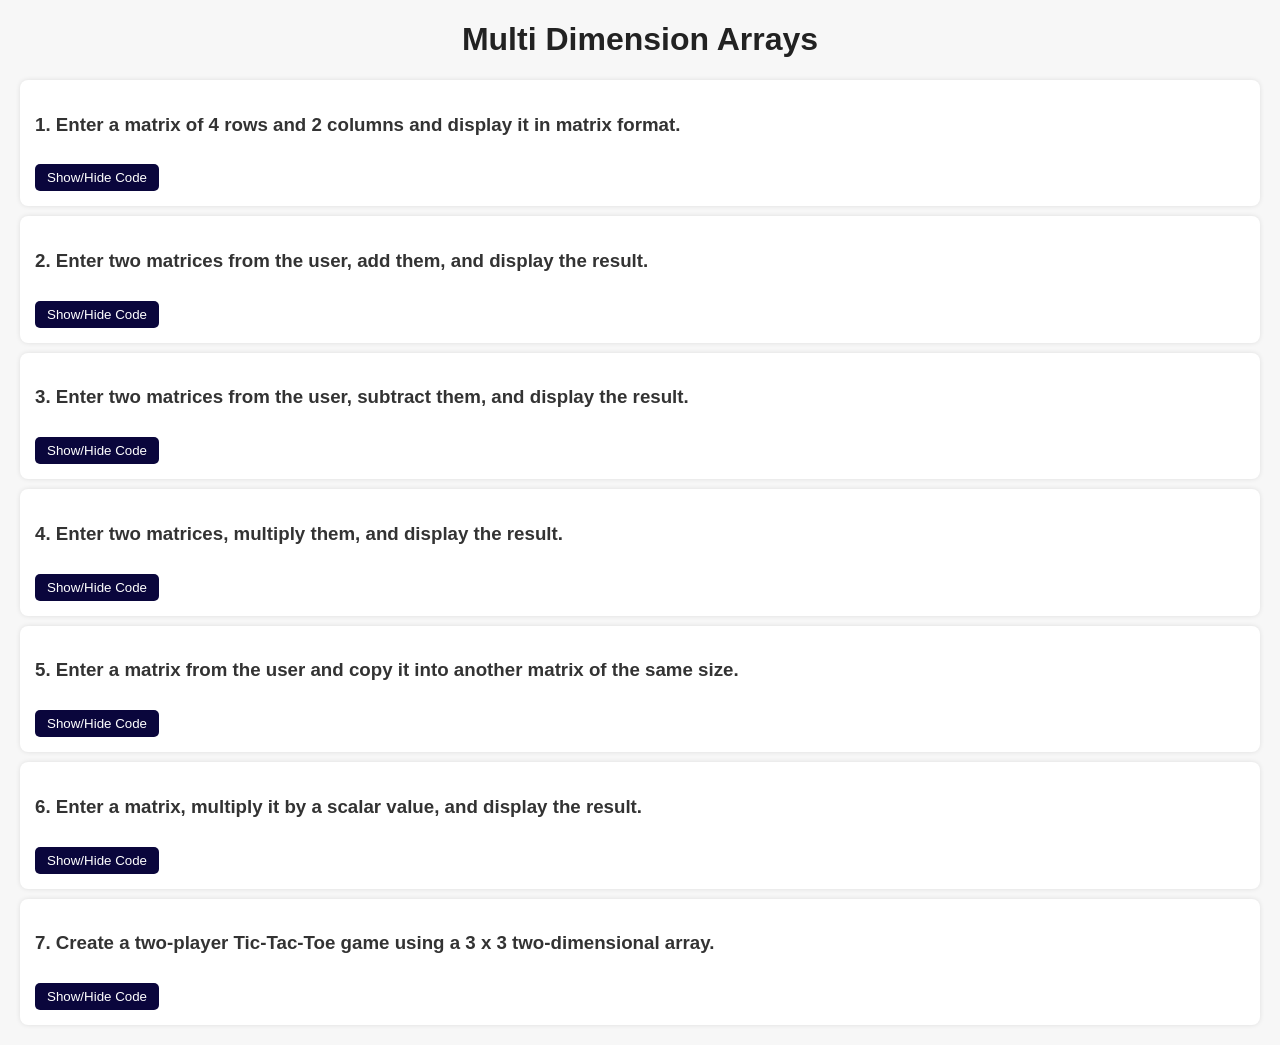
<file: topics/multi-dimension-arrays.html>
<!DOCTYPE html>
<html lang="en">
<head>
  <meta charset="UTF-8">
  <meta name="viewport" content="width=device-width, initial-scale=1.0">
  <title>Multi Dimension Arrays - C Programs</title>
  <link rel="stylesheet" href="../style.css">
  <script src="../script.js" defer></script>
</head>
<body>
  <h1>Multi Dimension Arrays</h1>
  <div class="question">
    <h3>1. Enter a matrix of 4 rows and 2 columns and display it in matrix format.</h3>
    <button onclick="toggleCode('q1')">Show/Hide Code</button>
    <pre id="q1">
#include &lt;stdio.h&gt;
int main() {
    int a[4][2], i, j;
    printf(&quot;Enter 8 elements for a 4 x 2 matrix:\n&quot;);
    for (i = 0; i &lt; 4; i++)
        for (j = 0; j &lt; 2; j++)
            scanf(&quot;%d&quot;, &amp;a[i][j]);

    printf(&quot;Matrix:\n&quot;);
    for (i = 0; i &lt; 4; i++) {
        for (j = 0; j &lt; 2; j++)
            printf(&quot;%d\t&quot;, a[i][j]);
        printf(&quot;\n&quot;);
    }
    return 0;
}
    </pre>
  </div>
  <div class="question">
    <h3>2. Enter two matrices from the user, add them, and display the result.</h3>
    <button onclick="toggleCode('q2')">Show/Hide Code</button>
    <pre id="q2">
#include &lt;stdio.h&gt;
int main() {
    int a[10][10], b[10][10], sum[10][10];
    int rows, cols, i, j;
    printf(&quot;Enter rows and columns (max 10): &quot;);
    scanf(&quot;%d%d&quot;, &amp;rows, &amp;cols);
    if (rows &lt; 1 || rows &gt; 10 || cols &lt; 1 || cols &gt; 10) {
        printf(&quot;Invalid matrix size.\n&quot;);
        return 0;
    }
    printf(&quot;Enter first matrix:\n&quot;);
    for (i = 0; i &lt; rows; i++)
        for (j = 0; j &lt; cols; j++) scanf(&quot;%d&quot;, &amp;a[i][j]);
    printf(&quot;Enter second matrix:\n&quot;);
    for (i = 0; i &lt; rows; i++)
        for (j = 0; j &lt; cols; j++) scanf(&quot;%d&quot;, &amp;b[i][j]);
    for (i = 0; i &lt; rows; i++)
        for (j = 0; j &lt; cols; j++) sum[i][j] = a[i][j] + b[i][j];
    printf(&quot;Sum:\n&quot;);
    for (i = 0; i &lt; rows; i++) {
        for (j = 0; j &lt; cols; j++) printf(&quot;%d\t&quot;, sum[i][j]);
        printf(&quot;\n&quot;);
    }
    return 0;
}
    </pre>
  </div>
  <div class="question">
    <h3>3. Enter two matrices from the user, subtract them, and display the result.</h3>
    <button onclick="toggleCode('q3')">Show/Hide Code</button>
    <pre id="q3">
#include &lt;stdio.h&gt;
int main() {
    int a[10][10], b[10][10], diff[10][10];
    int rows, cols, i, j;
    printf(&quot;Enter rows and columns (max 10): &quot;);
    scanf(&quot;%d%d&quot;, &amp;rows, &amp;cols);
    if (rows &lt; 1 || rows &gt; 10 || cols &lt; 1 || cols &gt; 10) {
        printf(&quot;Invalid matrix size.\n&quot;);
        return 0;
    }
    printf(&quot;Enter first matrix:\n&quot;);
    for (i = 0; i &lt; rows; i++)
        for (j = 0; j &lt; cols; j++) scanf(&quot;%d&quot;, &amp;a[i][j]);
    printf(&quot;Enter second matrix:\n&quot;);
    for (i = 0; i &lt; rows; i++)
        for (j = 0; j &lt; cols; j++) scanf(&quot;%d&quot;, &amp;b[i][j]);
    for (i = 0; i &lt; rows; i++)
        for (j = 0; j &lt; cols; j++) diff[i][j] = a[i][j] - b[i][j];
    printf(&quot;Difference (first - second):\n&quot;);
    for (i = 0; i &lt; rows; i++) {
        for (j = 0; j &lt; cols; j++) printf(&quot;%d\t&quot;, diff[i][j]);
        printf(&quot;\n&quot;);
    }
    return 0;
}
    </pre>
  </div>
  <div class="question">
    <h3>4. Enter two matrices, multiply them, and display the result.</h3>
    <button onclick="toggleCode('q4')">Show/Hide Code</button>
    <pre id="q4">
#include &lt;stdio.h&gt;
int main() {
    int a[10][10], b[10][10], product[10][10] = {0};
    int r1, c1, r2, c2, i, j, k;
    printf(&quot;Enter rows and columns of first matrix: &quot;);
    scanf(&quot;%d%d&quot;, &amp;r1, &amp;c1);
    printf(&quot;Enter rows and columns of second matrix: &quot;);
    scanf(&quot;%d%d&quot;, &amp;r2, &amp;c2);
    if (r1 &lt; 1 || r1 &gt; 10 || c1 &lt; 1 || c1 &gt; 10 ||
        r2 &lt; 1 || r2 &gt; 10 || c2 &lt; 1 || c2 &gt; 10 || c1 != r2) {
        printf(&quot;Invalid sizes. Columns of first matrix must equal rows of second.\n&quot;);
        return 0;
    }
    printf(&quot;Enter first matrix:\n&quot;);
    for (i = 0; i &lt; r1; i++)
        for (j = 0; j &lt; c1; j++) scanf(&quot;%d&quot;, &amp;a[i][j]);
    printf(&quot;Enter second matrix:\n&quot;);
    for (i = 0; i &lt; r2; i++)
        for (j = 0; j &lt; c2; j++) scanf(&quot;%d&quot;, &amp;b[i][j]);
    for (i = 0; i &lt; r1; i++)
        for (j = 0; j &lt; c2; j++)
            for (k = 0; k &lt; c1; k++) product[i][j] += a[i][k] * b[k][j];
    printf(&quot;Product:\n&quot;);
    for (i = 0; i &lt; r1; i++) {
        for (j = 0; j &lt; c2; j++) printf(&quot;%d\t&quot;, product[i][j]);
        printf(&quot;\n&quot;);
    }
    return 0;
}
    </pre>
  </div>
  <div class="question">
    <h3>5. Enter a matrix from the user and copy it into another matrix of the same size.</h3>
    <button onclick="toggleCode('q5')">Show/Hide Code</button>
    <pre id="q5">
#include &lt;stdio.h&gt;
int main() {
    int a[10][10], copy[10][10], rows, cols, i, j;
    printf(&quot;Enter rows and columns (max 10): &quot;);
    scanf(&quot;%d%d&quot;, &amp;rows, &amp;cols);
    if (rows &lt; 1 || rows &gt; 10 || cols &lt; 1 || cols &gt; 10) {
        printf(&quot;Invalid matrix size.\n&quot;);
        return 0;
    }
    printf(&quot;Enter matrix elements:\n&quot;);
    for (i = 0; i &lt; rows; i++)
        for (j = 0; j &lt; cols; j++) scanf(&quot;%d&quot;, &amp;a[i][j]);
    for (i = 0; i &lt; rows; i++)
        for (j = 0; j &lt; cols; j++) copy[i][j] = a[i][j];
    printf(&quot;Copied matrix:\n&quot;);
    for (i = 0; i &lt; rows; i++) {
        for (j = 0; j &lt; cols; j++) printf(&quot;%d\t&quot;, copy[i][j]);
        printf(&quot;\n&quot;);
    }
    return 0;
}
    </pre>
  </div>
  <div class="question">
    <h3>6. Enter a matrix, multiply it by a scalar value, and display the result.</h3>
    <button onclick="toggleCode('q6')">Show/Hide Code</button>
    <pre id="q6">
#include &lt;stdio.h&gt;
int main() {
    int a[10][10], result[10][10], rows, cols, scalar, i, j;
    printf(&quot;Enter rows and columns (max 10): &quot;);
    scanf(&quot;%d%d&quot;, &amp;rows, &amp;cols);
    if (rows &lt; 1 || rows &gt; 10 || cols &lt; 1 || cols &gt; 10) {
        printf(&quot;Invalid matrix size.\n&quot;);
        return 0;
    }
    printf(&quot;Enter matrix elements:\n&quot;);
    for (i = 0; i &lt; rows; i++)
        for (j = 0; j &lt; cols; j++) scanf(&quot;%d&quot;, &amp;a[i][j]);
    printf(&quot;Enter scalar: &quot;);
    scanf(&quot;%d&quot;, &amp;scalar);
    for (i = 0; i &lt; rows; i++)
        for (j = 0; j &lt; cols; j++) result[i][j] = a[i][j] * scalar;
    printf(&quot;Result:\n&quot;);
    for (i = 0; i &lt; rows; i++) {
        for (j = 0; j &lt; cols; j++) printf(&quot;%d\t&quot;, result[i][j]);
        printf(&quot;\n&quot;);
    }
    return 0;
}
    </pre>
  </div>
  <div class="question">
    <h3>7. Create a two-player Tic-Tac-Toe game using a 3 x 3 two-dimensional array.</h3>
    <button onclick="toggleCode('q7')">Show/Hide Code</button>
    <pre id="q7">
#include &lt;stdio.h&gt;
int main() {
    char board[3][3] = {{&#x27;1&#x27;,&#x27;2&#x27;,&#x27;3&#x27;}, {&#x27;4&#x27;,&#x27;5&#x27;,&#x27;6&#x27;}, {&#x27;7&#x27;,&#x27;8&#x27;,&#x27;9&#x27;}};
    int player = 1, choice, row, col, moves = 0, i;
    char mark;
    while (moves &lt; 9) {
        printf(&quot;\n&quot;);
        for (i = 0; i &lt; 3; i++)
            printf(&quot; %c | %c | %c\n---+---+---\n&quot;, board[i][0], board[i][1], board[i][2]);
        printf(&quot;Player %d, choose a cell (1-9): &quot;, player);
        if (scanf(&quot;%d&quot;, &amp;choice) != 1) return 0;
        if (choice &lt; 1 || choice &gt; 9) {
            printf(&quot;Invalid choice. Try again.\n&quot;);
            continue;
        }
        row = (choice - 1) / 3;
        col = (choice - 1) % 3;
        if (board[row][col] == &#x27;X&#x27; || board[row][col] == &#x27;O&#x27;) {
            printf(&quot;That cell is already taken. Try again.\n&quot;);
            continue;
        }
        mark = (player == 1) ? &#x27;X&#x27; : &#x27;O&#x27;;
        board[row][col] = mark;
        moves++;
        if ((board[row][0] == mark &amp;&amp; board[row][1] == mark &amp;&amp; board[row][2] == mark) ||
            (board[0][col] == mark &amp;&amp; board[1][col] == mark &amp;&amp; board[2][col] == mark) ||
            (row == col &amp;&amp; board[0][0] == mark &amp;&amp; board[1][1] == mark &amp;&amp; board[2][2] == mark) ||
            (row + col == 2 &amp;&amp; board[0][2] == mark &amp;&amp; board[1][1] == mark &amp;&amp; board[2][0] == mark)) {
            printf(&quot;\n&quot;);
            for (i = 0; i &lt; 3; i++)
                printf(&quot; %c | %c | %c\n&quot;, board[i][0], board[i][1], board[i][2]);
            printf(&quot;Player %d wins!\n&quot;, player);
            return 0;
        }
        player = (player == 1) ? 2 : 1;
    }
    printf(&quot;\n&quot;);
    for (i = 0; i &lt; 3; i++)
        printf(&quot; %c | %c | %c\n&quot;, board[i][0], board[i][1], board[i][2]);
    printf(&quot;It&#x27;s a draw!\n&quot;);
    return 0;
}
    </pre>
  </div>
</body>
</html>
</file>
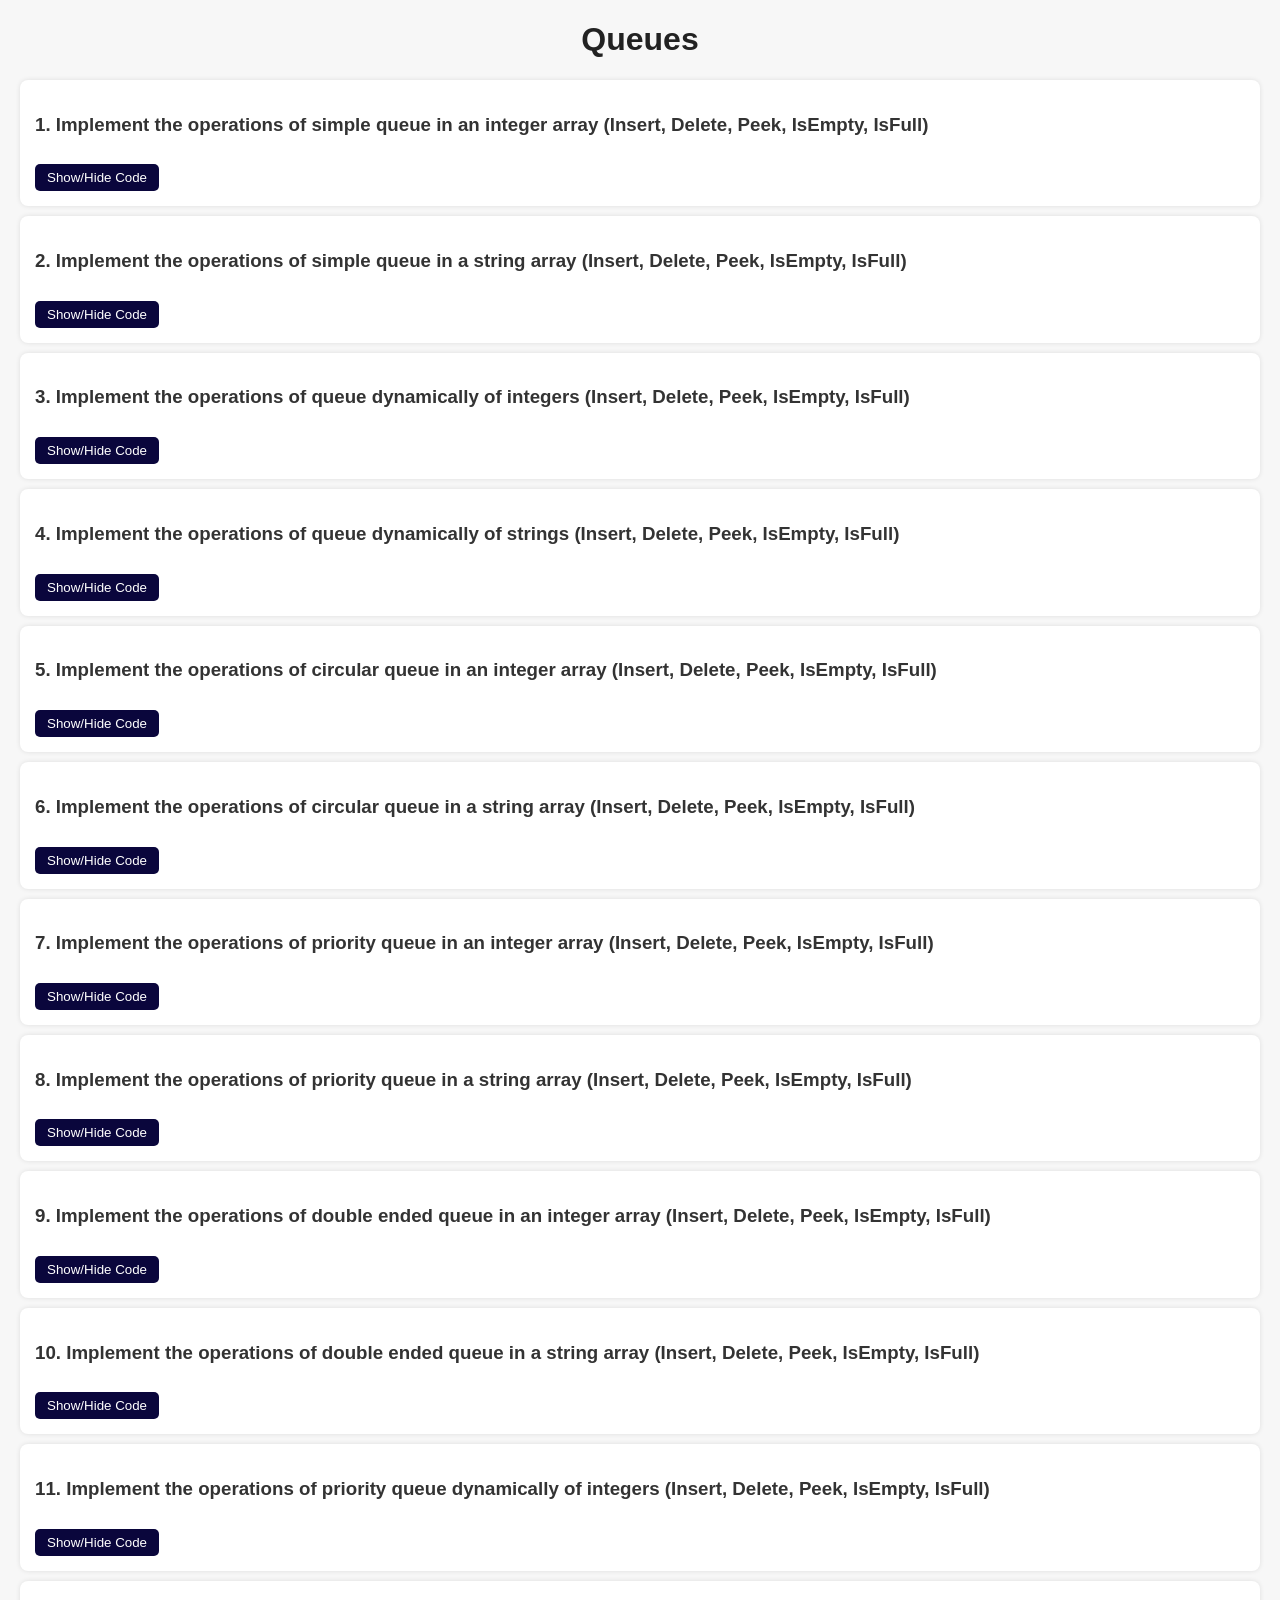
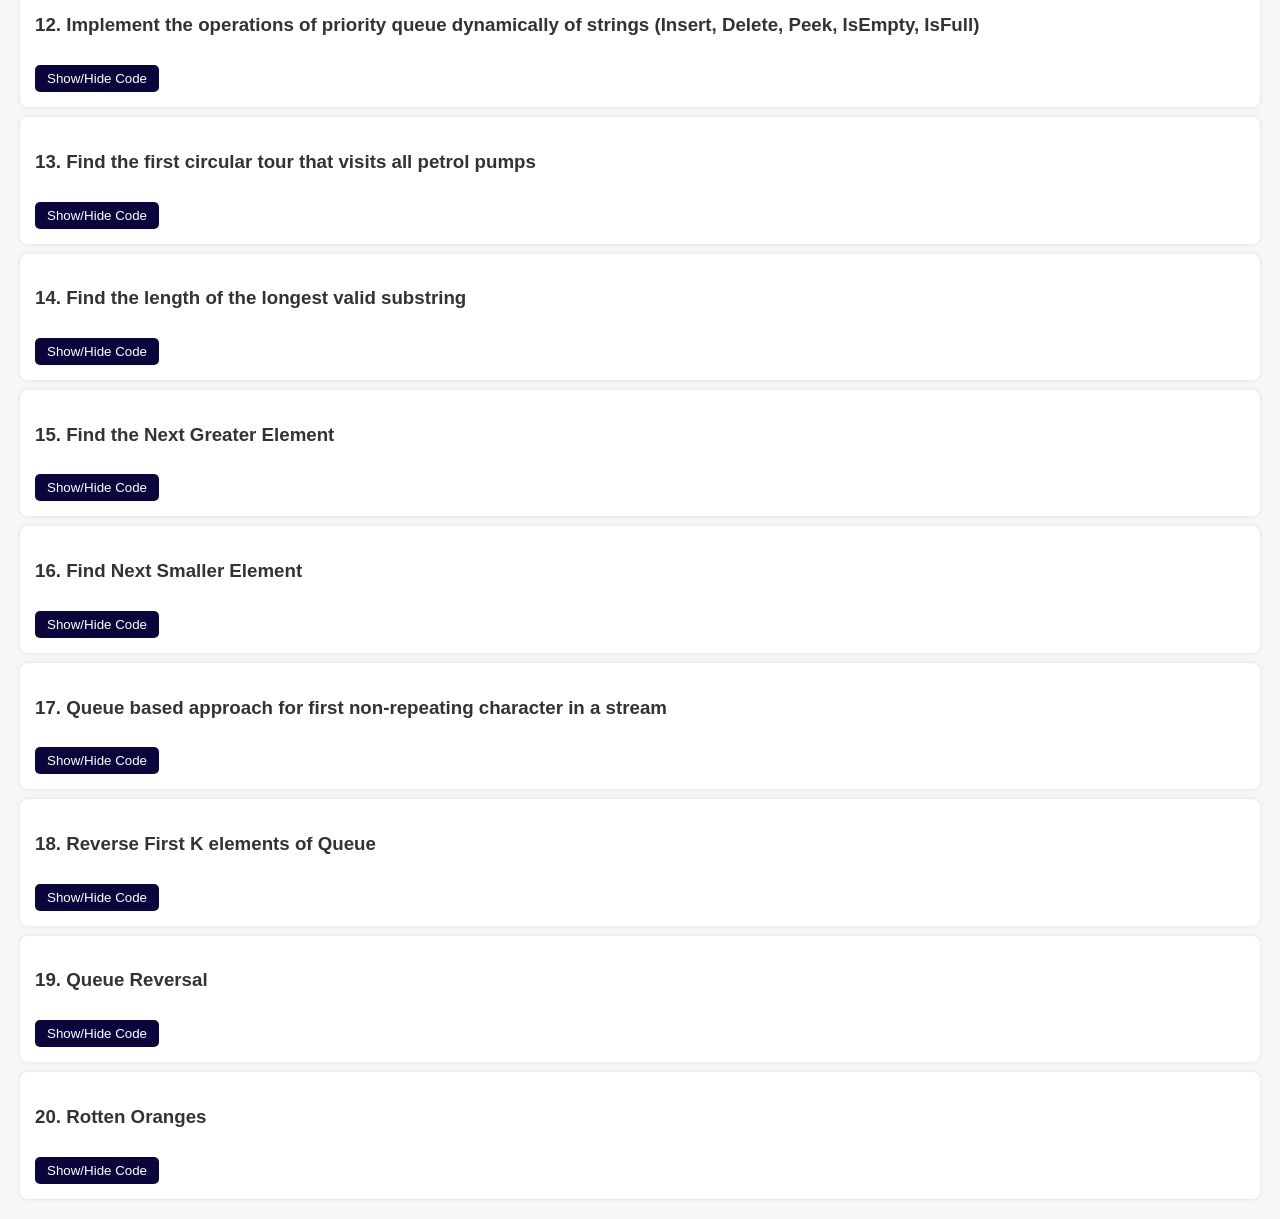
<file: topics/queues.html>
<!DOCTYPE html>
<html lang="en">
<head>
  <meta charset="UTF-8">
  <meta name="viewport" content="width=device-width, initial-scale=1.0">
  <title>Queues - C Programs</title>
  <link rel="stylesheet" href="../style.css">
  <script src="../script.js" defer></script>
</head>
<body>
  <h1>Queues</h1>
<div class="question">
    <h3>1. Implement the operations of simple queue in an integer array (Insert, Delete, Peek, IsEmpty, IsFull)</h3>
    <button onclick="toggleCode('q1')">Show/Hide Code</button>
    <pre id="q1">
#include &lt;stdio.h&gt;
#define MAX 100

int q[MAX], front = 0, rear = -1;

int isEmpty() {
    return rear == -1;
}

int isFull() {
    return rear == MAX - 1;
}

void insert(int x) {
    if (isFull()) {
        printf("Queue is full\n");
        return;
    }
    q[++rear] = x;
}

void delete() {
    if (isEmpty()) {
        printf("Queue is empty\n");
        return;
    }
    printf("Deleted: %d\n", q[front++]);

    if (front > rear) {
        front = 0;
        rear = -1;
    }
}

void peek() {
    if (isEmpty())
        printf("Queue is empty\n");
    else
        printf("Front: %d\n", q[front]);
}

int main() {
    insert(10);
    insert(20);
    insert(30);
    peek();
    delete();
    peek();
    return 0;
}
    </pre>
</div>

<div class="question">
    <h3>2. Implement the operations of simple queue in a string array (Insert, Delete, Peek, IsEmpty, IsFull)</h3>
    <button onclick="toggleCode('q2')">Show/Hide Code</button>
    <pre id="q2">
#include &lt;stdio.h&gt;
#include &lt;string.h&gt;
#define MAX 50
#define LEN 100

char q[MAX][LEN];
int front = 0, rear = -1;

int isEmpty() {
    return rear == -1;
}

int isFull() {
    return rear == MAX - 1;
}

void insert(char s[]) {
    if (isFull()) {
        printf("Queue is full\n");
        return;
    }
    strcpy(q[++rear], s);
}

void delete() {
    if (isEmpty()) {
        printf("Queue is empty\n");
        return;
    }
    printf("Deleted: %s\n", q[front++]);

    if (front > rear) {
        front = 0;
        rear = -1;
    }
}

void peek() {
    if (isEmpty())
        printf("Queue is empty\n");
    else
        printf("Front: %s\n", q[front]);
}

int main() {
    insert("Apple");
    insert("Banana");
    insert("Mango");
    peek();
    delete();
    peek();
    return 0;
}
    </pre>
</div>

<div class="question">
    <h3>3. Implement the operations of queue dynamically of integers (Insert, Delete, Peek, IsEmpty, IsFull)</h3>
    <button onclick="toggleCode('q3')">Show/Hide Code</button>
    <pre id="q3">
#include &lt;stdio.h&gt;
#include &lt;stdlib.h&gt;

struct Node {
    int data;
    struct Node *next;
};

struct Node *front = NULL, *rear = NULL;

int isEmpty() {
    return front == NULL;
}

int isFull() {
    struct Node *temp = malloc(sizeof(struct Node));
    if (temp == NULL)
        return 1;
    free(temp);
    return 0;
}

void insert(int x) {
    struct Node *newNode = malloc(sizeof(struct Node));

    if (newNode == NULL) {
        printf("Memory full\n");
        return;
    }

    newNode->data = x;
    newNode->next = NULL;

    if (rear == NULL)
        front = rear = newNode;
    else {
        rear->next = newNode;
        rear = newNode;
    }
}

void delete() {
    if (isEmpty()) {
        printf("Queue is empty\n");
        return;
    }

    struct Node *temp = front;
    printf("Deleted: %d\n", temp->data);
    front = front->next;

    if (front == NULL)
        rear = NULL;

    free(temp);
}

void peek() {
    if (isEmpty())
        printf("Queue is empty\n");
    else
        printf("Front: %d\n", front->data);
}

int main() {
    insert(10);
    insert(20);
    insert(30);
    peek();
    delete();
    peek();
    return 0;
}
    </pre>
</div>

<div class="question">
    <h3>4. Implement the operations of queue dynamically of strings (Insert, Delete, Peek, IsEmpty, IsFull)</h3>
    <button onclick="toggleCode('q4')">Show/Hide Code</button>
    <pre id="q4">
#include &lt;stdio.h&gt;
#include &lt;stdlib.h&gt;
#include &lt;string.h&gt;

#define LEN 100

struct Node {
    char data[LEN];
    struct Node *next;
};

struct Node *front = NULL, *rear = NULL;

int isEmpty() {
    return front == NULL;
}

int isFull() {
    struct Node *temp = malloc(sizeof(struct Node));
    if (temp == NULL)
        return 1;
    free(temp);
    return 0;
}

void insert(char s[]) {
    struct Node *newNode = malloc(sizeof(struct Node));

    if (newNode == NULL) {
        printf("Memory full\n");
        return;
    }

    strcpy(newNode->data, s);
    newNode->next = NULL;

    if (rear == NULL)
        front = rear = newNode;
    else {
        rear->next = newNode;
        rear = newNode;
    }
}

void delete() {
    if (isEmpty()) {
        printf("Queue is empty\n");
        return;
    }

    struct Node *temp = front;
    printf("Deleted: %s\n", temp->data);
    front = front->next;

    if (front == NULL)
        rear = NULL;

    free(temp);
}

void peek() {
    if (isEmpty())
        printf("Queue is empty\n");
    else
        printf("Front: %s\n", front->data);
}

int main() {
    insert("Apple");
    insert("Banana");
    insert("Mango");
    peek();
    delete();
    peek();
    return 0;
}
    </pre>
</div>

<div class="question">
    <h3>5. Implement the operations of circular queue in an integer array (Insert, Delete, Peek, IsEmpty, IsFull)</h3>
    <button onclick="toggleCode('q5')">Show/Hide Code</button>
    <pre id="q5">
#include &lt;stdio.h&gt;
#define MAX 5

int q[MAX], front = -1, rear = -1;

int isEmpty() {
    return front == -1;
}

int isFull() {
    return (rear + 1) % MAX == front;
}

void insert(int x) {
    if (isFull()) {
        printf("Queue is full\n");
        return;
    }

    if (isEmpty())
        front = 0;

    rear = (rear + 1) % MAX;
    q[rear] = x;
}

void delete() {
    if (isEmpty()) {
        printf("Queue is empty\n");
        return;
    }

    printf("Deleted: %d\n", q[front]);

    if (front == rear)
        front = rear = -1;
    else
        front = (front + 1) % MAX;
}

void peek() {
    if (isEmpty())
        printf("Queue is empty\n");
    else
        printf("Front: %d\n", q[front]);
}

int main() {
    insert(10);
    insert(20);
    insert(30);
    peek();
    delete();
    peek();
    return 0;
}
    </pre>
</div>

<div class="question">
    <h3>6. Implement the operations of circular queue in a string array (Insert, Delete, Peek, IsEmpty, IsFull)</h3>
    <button onclick="toggleCode('q6')">Show/Hide Code</button>
    <pre id="q6">
#include &lt;stdio.h&gt;
#include &lt;string.h&gt;
#define MAX 5
#define LEN 100

char q[MAX][LEN];
int front = -1, rear = -1;

int isEmpty() {
    return front == -1;
}

int isFull() {
    return (rear + 1) % MAX == front;
}

void insert(char s[]) {
    if (isFull()) {
        printf("Queue is full\n");
        return;
    }

    if (isEmpty())
        front = 0;

    rear = (rear + 1) % MAX;
    strcpy(q[rear], s);
}

void delete() {
    if (isEmpty()) {
        printf("Queue is empty\n");
        return;
    }

    printf("Deleted: %s\n", q[front]);

    if (front == rear)
        front = rear = -1;
    else
        front = (front + 1) % MAX;
}

void peek() {
    if (isEmpty())
        printf("Queue is empty\n");
    else
        printf("Front: %s\n", q[front]);
}

int main() {
    insert("Apple");
    insert("Banana");
    insert("Mango");
    peek();
    delete();
    peek();
    return 0;
}
    </pre>
</div>

<div class="question">
    <h3>7. Implement the operations of priority queue in an integer array (Insert, Delete, Peek, IsEmpty, IsFull)</h3>
    <button onclick="toggleCode('q7')">Show/Hide Code</button>
    <pre id="q7">
#include &lt;stdio.h&gt;
#define MAX 100

int data[MAX], priority[MAX], n = 0;

int isEmpty() {
    return n == 0;
}

int isFull() {
    return n == MAX;
}

void insert(int x, int p) {
    if (isFull()) {
        printf("Queue is full\n");
        return;
    }

    data[n] = x;
    priority[n] = p;
    n++;
}

int highest() {
    int i, pos = 0;

    for (i = 1; i &lt; n; i++)
        if (priority[i] > priority[pos])
            pos = i;

    return pos;
}

void delete() {
    if (isEmpty()) {
        printf("Queue is empty\n");
        return;
    }

    int pos = highest();
    printf("Deleted: %d\n", data[pos]);

    for (int i = pos; i &lt; n - 1; i++) {
        data[i] = data[i + 1];
        priority[i] = priority[i + 1];
    }

    n--;
}

void peek() {
    if (isEmpty())
        printf("Queue is empty\n");
    else
        printf("Highest priority element: %d\n", data[highest()]);
}

int main() {
    insert(10, 2);
    insert(20, 5);
    insert(30, 1);
    peek();
    delete();
    peek();
    return 0;
}
    </pre>
</div>

<div class="question">
    <h3>8. Implement the operations of priority queue in a string array (Insert, Delete, Peek, IsEmpty, IsFull)</h3>
    <button onclick="toggleCode('q8')">Show/Hide Code</button>
    <pre id="q8">
#include &lt;stdio.h&gt;
#include &lt;string.h&gt;
#define MAX 50
#define LEN 100

char data[MAX][LEN];
int priority[MAX], n = 0;

int isEmpty() {
    return n == 0;
}

int isFull() {
    return n == MAX;
}

void insert(char s[], int p) {
    if (isFull()) {
        printf("Queue is full\n");
        return;
    }

    strcpy(data[n], s);
    priority[n] = p;
    n++;
}

int highest() {
    int pos = 0;

    for (int i = 1; i &lt; n; i++)
        if (priority[i] > priority[pos])
            pos = i;

    return pos;
}

void delete() {
    if (isEmpty()) {
        printf("Queue is empty\n");
        return;
    }

    int pos = highest();
    printf("Deleted: %s\n", data[pos]);

    for (int i = pos; i &lt; n - 1; i++) {
        strcpy(data[i], data[i + 1]);
        priority[i] = priority[i + 1];
    }

    n--;
}

void peek() {
    if (isEmpty())
        printf("Queue is empty\n");
    else
        printf("Highest priority element: %s\n", data[highest()]);
}

int main() {
    insert("Apple", 2);
    insert("Banana", 5);
    insert("Mango", 1);
    peek();
    delete();
    peek();
    return 0;
}
    </pre>
</div>

<div class="question">
    <h3>9. Implement the operations of double ended queue in an integer array (Insert, Delete, Peek, IsEmpty, IsFull)</h3>
    <button onclick="toggleCode('q9')">Show/Hide Code</button>
    <pre id="q9">
#include &lt;stdio.h&gt;
#define MAX 5

int q[MAX], front = -1, rear = -1;

int isEmpty() {
    return front == -1;
}

int isFull() {
    return (rear + 1) % MAX == front;
}

void insertFront(int x) {
    if (isFull()) {
        printf("Deque is full\n");
        return;
    }

    if (isEmpty())
        front = rear = 0;
    else
        front = (front - 1 + MAX) % MAX;

    q[front] = x;
}

void insertRear(int x) {
    if (isFull()) {
        printf("Deque is full\n");
        return;
    }

    if (isEmpty())
        front = rear = 0;
    else
        rear = (rear + 1) % MAX;

    q[rear] = x;
}

void deleteFront() {
    if (isEmpty()) {
        printf("Deque is empty\n");
        return;
    }

    printf("Deleted: %d\n", q[front]);

    if (front == rear)
        front = rear = -1;
    else
        front = (front + 1) % MAX;
}

void deleteRear() {
    if (isEmpty()) {
        printf("Deque is empty\n");
        return;
    }

    printf("Deleted: %d\n", q[rear]);

    if (front == rear)
        front = rear = -1;
    else
        rear = (rear - 1 + MAX) % MAX;
}

void peek() {
    if (isEmpty())
        printf("Deque is empty\n");
    else
        printf("Front: %d, Rear: %d\n", q[front], q[rear]);
}

int main() {
    insertRear(10);
    insertRear(20);
    insertFront(5);
    peek();
    deleteFront();
    deleteRear();
    peek();
    return 0;
}
    </pre>
</div>

<div class="question">
    <h3>10. Implement the operations of double ended queue in a string array (Insert, Delete, Peek, IsEmpty, IsFull)</h3>
    <button onclick="toggleCode('q10')">Show/Hide Code</button>
    <pre id="q10">
#include &lt;stdio.h&gt;
#include &lt;string.h&gt;
#define MAX 5
#define LEN 100

char q[MAX][LEN];
int front = -1, rear = -1;

int isEmpty() {
    return front == -1;
}

int isFull() {
    return (rear + 1) % MAX == front;
}

void insertFront(char s[]) {
    if (isFull()) {
        printf("Deque is full\n");
        return;
    }

    if (isEmpty())
        front = rear = 0;
    else
        front = (front - 1 + MAX) % MAX;

    strcpy(q[front], s);
}

void insertRear(char s[]) {
    if (isFull()) {
        printf("Deque is full\n");
        return;
    }

    if (isEmpty())
        front = rear = 0;
    else
        rear = (rear + 1) % MAX;

    strcpy(q[rear], s);
}

void deleteFront() {
    if (isEmpty()) {
        printf("Deque is empty\n");
        return;
    }

    printf("Deleted: %s\n", q[front]);

    if (front == rear)
        front = rear = -1;
    else
        front = (front + 1) % MAX;
}

void deleteRear() {
    if (isEmpty()) {
        printf("Deque is empty\n");
        return;
    }

    printf("Deleted: %s\n", q[rear]);

    if (front == rear)
        front = rear = -1;
    else
        rear = (rear - 1 + MAX) % MAX;
}

void peek() {
    if (isEmpty())
        printf("Deque is empty\n");
    else
        printf("Front: %s, Rear: %s\n", q[front], q[rear]);
}

int main() {
    insertRear("Apple");
    insertRear("Banana");
    insertFront("Mango");
    peek();
    deleteFront();
    deleteRear();
    peek();
    return 0;
}
    </pre>
</div>

<div class="question">
    <h3>11. Implement the operations of priority queue dynamically of integers (Insert, Delete, Peek, IsEmpty, IsFull)</h3>
    <button onclick="toggleCode('q11')">Show/Hide Code</button>
    <pre id="q11">
#include &lt;stdio.h&gt;
#include &lt;stdlib.h&gt;

struct Node {
    int data, priority;
    struct Node *next;
};

struct Node *front = NULL;

int isEmpty() {
    return front == NULL;
}

int isFull() {
    struct Node *temp = malloc(sizeof(struct Node));
    if (temp == NULL)
        return 1;
    free(temp);
    return 0;
}

void insert(int x, int p) {
    struct Node *newNode = malloc(sizeof(struct Node));

    if (newNode == NULL) {
        printf("Memory full\n");
        return;
    }

    newNode->data = x;
    newNode->priority = p;

    if (front == NULL || p > front->priority) {
        newNode->next = front;
        front = newNode;
    } else {
        struct Node *temp = front;

        while (temp->next != NULL &&
               temp->next->priority >= p)
            temp = temp->next;

        newNode->next = temp->next;
        temp->next = newNode;
    }
}

void delete() {
    if (isEmpty()) {
        printf("Queue is empty\n");
        return;
    }

    struct Node *temp = front;
    printf("Deleted: %d\n", temp->data);
    front = front->next;
    free(temp);
}

void peek() {
    if (isEmpty())
        printf("Queue is empty\n");
    else
        printf("Highest priority element: %d\n", front->data);
}

int main() {
    insert(10, 2);
    insert(20, 5);
    insert(30, 1);
    peek();
    delete();
    peek();
    return 0;
}
    </pre>
</div>

<div class="question">
    <h3>12. Implement the operations of priority queue dynamically of strings (Insert, Delete, Peek, IsEmpty, IsFull)</h3>
    <button onclick="toggleCode('q12')">Show/Hide Code</button>
    <pre id="q12">
#include &lt;stdio.h&gt;
#include &lt;stdlib.h&gt;
#include &lt;string.h&gt;

#define LEN 100

struct Node {
    char data[LEN];
    int priority;
    struct Node *next;
};

struct Node *front = NULL;

int isEmpty() {
    return front == NULL;
}

int isFull() {
    struct Node *temp = malloc(sizeof(struct Node));
    if (temp == NULL)
        return 1;
    free(temp);
    return 0;
}

void insert(char s[], int p) {
    struct Node *newNode = malloc(sizeof(struct Node));

    if (newNode == NULL) {
        printf("Memory full\n");
        return;
    }

    strcpy(newNode->data, s);
    newNode->priority = p;

    if (front == NULL || p > front->priority) {
        newNode->next = front;
        front = newNode;
    } else {
        struct Node *temp = front;

        while (temp->next != NULL &&
               temp->next->priority >= p)
            temp = temp->next;

        newNode->next = temp->next;
        temp->next = newNode;
    }
}

void delete() {
    if (isEmpty()) {
        printf("Queue is empty\n");
        return;
    }

    struct Node *temp = front;
    printf("Deleted: %s\n", temp->data);
    front = front->next;
    free(temp);
}

void peek() {
    if (isEmpty())
        printf("Queue is empty\n");
    else
        printf("Highest priority element: %s\n", front->data);
}

int main() {
    insert("Apple", 2);
    insert("Banana", 5);
    insert("Mango", 1);
    peek();
    delete();
    peek();
    return 0;
}
    </pre>
</div>

<div class="question">
    <h3>13. Find the first circular tour that visits all petrol pumps</h3>
    <button onclick="toggleCode('q13')">Show/Hide Code</button>
    <pre id="q13">
#include &lt;stdio.h&gt;

struct Pump {
    int petrol;
    int distance;
};

int circularTour(struct Pump p[], int n) {
    int start = 0, balance = 0, deficit = 0;

    for (int i = 0; i &lt; n; i++) {
        balance += p[i].petrol - p[i].distance;

        if (balance &lt; 0) {
            start = i + 1;
            deficit += balance;
            balance = 0;
        }
    }

    if (balance + deficit >= 0 && start &lt; n)
        return start;

    return -1;
}

int main() {
    struct Pump p[] = {
        {6, 4},
        {3, 6},
        {7, 3}
    };

    int n = sizeof(p) / sizeof(p[0]);
    int result = circularTour(p, n);

    if (result == -1)
        printf("No possible tour\n");
    else
        printf("Starting petrol pump index: %d\n", result);

    return 0;
}
    </pre>
</div>

<div class="question">
    <h3>14. Find the length of the longest valid substring</h3>
    <button onclick="toggleCode('q14')">Show/Hide Code</button>
    <pre id="q14">
#include &lt;stdio.h&gt;
#include &lt;string.h&gt;

int longestValid(char s[]) {
    int stack[1000];
    int top = -1;
    int lastInvalid = -1;
    int maxLength = 0;

    for (int i = 0; s[i] != '\0'; i++) {
        if (s[i] == '(') {
            stack[++top] = i;
        } else {
            if (top == -1) {
                lastInvalid = i;
            } else {
                top--;

                int length;

                if (top == -1)
                    length = i - lastInvalid;
                else
                    length = i - stack[top];

                if (length > maxLength)
                    maxLength = length;
            }
        }
    }

    return maxLength;
}

int main() {
    char s[1000];

    printf("Enter parentheses string: ");
    scanf("%999s", s);

    printf("Longest valid substring length: %d\n",
           longestValid(s));

    return 0;
}
    </pre>
</div>

<div class="question">
    <h3>15. Find the Next Greater Element</h3>
    <button onclick="toggleCode('q15')">Show/Hide Code</button>
    <pre id="q15">
#include &lt;stdio.h&gt;

int main() {
    int a[100], result[100], stack[100];
    int n, top = -1;

    printf("Enter number of elements: ");
    scanf("%d", &amp;n);

    printf("Enter array elements: ");
    for (int i = 0; i &lt; n; i++)
        scanf("%d", &amp;a[i]);

    for (int i = n - 1; i >= 0; i--) {
        while (top != -1 && stack[top] &lt;= a[i])
            top--;

        if (top == -1)
            result[i] = -1;
        else
            result[i] = stack[top];

        stack[++top] = a[i];
    }

    printf("Next Greater Elements:\n");
    for (int i = 0; i &lt; n; i++)
        printf("%d -> %d\n", a[i], result[i]);

    return 0;
}
    </pre>
</div>

<div class="question">
    <h3>16. Find Next Smaller Element</h3>
    <button onclick="toggleCode('q16')">Show/Hide Code</button>
    <pre id="q16">
#include &lt;stdio.h&gt;

int main() {
    int a[100], result[100], stack[100];
    int n, top = -1;

    printf("Enter number of elements: ");
    scanf("%d", &amp;n);

    printf("Enter array elements: ");
    for (int i = 0; i &lt; n; i++)
        scanf("%d", &amp;a[i]);

    for (int i = n - 1; i >= 0; i--) {
        while (top != -1 && stack[top] >= a[i])
            top--;

        if (top == -1)
            result[i] = -1;
        else
            result[i] = stack[top];

        stack[++top] = a[i];
    }

    printf("Next Smaller Elements:\n");
    for (int i = 0; i &lt; n; i++)
        printf("%d -> %d\n", a[i], result[i]);

    return 0;
}
    </pre>
</div>

<div class="question">
    <h3>17. Queue based approach for first non-repeating character in a stream</h3>
    <button onclick="toggleCode('q17')">Show/Hide Code</button>
    <pre id="q17">
#include &lt;stdio.h&gt;

int main() {
    char stream[1000], queue[1000];
    int count[256] = {0};
    int front = 0, rear = -1;

    printf("Enter character stream: ");
    scanf("%999s", stream);

    printf("First non-repeating characters:\n");

    for (int i = 0; stream[i] != '\0'; i++) {
        unsigned char ch = stream[i];

        count[ch]++;
        queue[++rear] = ch;

        while (front &lt;= rear &&
               count[(unsigned char)queue[front]] > 1)
            front++;

        if (front &lt;= rear)
            printf("%c ", queue[front]);
        else
            printf("-1 ");

    }

    printf("\n");
    return 0;
}
    </pre>
</div>

<div class="question">
    <h3>18. Reverse First K elements of Queue</h3>
    <button onclick="toggleCode('q18')">Show/Hide Code</button>
    <pre id="q18">
#include &lt;stdio.h&gt;

#define MAX 1000

int main() {
    int q[MAX], stack[MAX];
    int n, k, top = -1;

    printf("Enter queue size: ");
    scanf("%d", &amp;n);

    printf("Enter queue elements: ");
    for (int i = 0; i &lt; n; i++)
        scanf("%d", &amp;q[i]);

    printf("Enter K: ");
    scanf("%d", &amp;k);

    if (k &lt; 0 || k > n) {
        printf("Invalid K\n");
        return 0;
    }

    for (int i = 0; i &lt; k; i++)
        stack[++top] = q[i];

    for (int i = 0; i &lt; k; i++)
        q[i] = stack[top--];

    printf("Reversed queue: ");

    for (int i = k; i &lt; n; i++)
        printf("%d ", q[i]);

    printf("\n");

    return 0;
}
    </pre>
</div>

<div class="question">
    <h3>19. Queue Reversal</h3>
    <button onclick="toggleCode('q19')">Show/Hide Code</button>
    <pre id="q19">
#include &lt;stdio.h&gt;
#define MAX 1000

int main() {
    int q[MAX], stack[MAX];
    int n, top = -1;

    printf("Enter queue size: ");
    scanf("%d", &amp;n);

    printf("Enter queue elements: ");
    for (int i = 0; i &lt; n; i++)
        scanf("%d", &amp;q[i]);

    for (int i = 0; i &lt; n; i++)
        stack[++top] = q[i];

    for (int i = 0; i &lt; n; i++)
        q[i] = stack[top--];

    printf("Reversed queue: ");

    for (int i = 0; i &lt; n; i++)
        printf("%d ", q[i]);

    printf("\n");

    return 0;
}
    </pre>
</div>

<div class="question">
    <h3>20. Rotten Oranges</h3>
    <button onclick="toggleCode('q20')">Show/Hide Code</button>
    <pre id="q20">
#include &lt;stdio.h&gt;

#define MAX 100

int main() {
    int grid[MAX][MAX];
    int qr[MAX * MAX], qc[MAX * MAX];
    int rows, cols;
    int front = 0, rear = 0;
    int fresh = 0, minutes = 0;

    printf("Enter rows and columns: ");
    scanf("%d %d", &amp;rows, &amp;cols);

    if (rows &lt; 1 || rows > MAX || cols &lt; 1 || cols > MAX) {
        printf("Invalid grid size\n");
        return 0;
    }

    printf("Enter grid values (0, 1, 2):\n");

    for (int i = 0; i &lt; rows; i++) {
        for (int j = 0; j &lt; cols; j++) {
            scanf("%d", &amp;grid[i][j]);

            if (grid[i][j] == 1)
                fresh++;

            if (grid[i][j] == 2) {
                qr[rear] = i;
                qc[rear] = j;
                rear++;
            }
        }
    }

    int dr[] = {-1, 1, 0, 0};
    int dc[] = {0, 0, -1, 1};

    while (front &lt; rear && fresh > 0) {
        int size = rear - front;

        for (int i = 0; i &lt; size; i++) {
            int r = qr[front];
            int c = qc[front];
            front++;

            for (int d = 0; d &lt; 4; d++) {
                int nr = r + dr[d];
                int nc = c + dc[d];

                if (nr >= 0 &amp;&amp; nr &lt; rows &amp;&amp;
                    nc >= 0 &amp;&amp; nc &lt; cols &amp;&amp;
                    grid[nr][nc] == 1) {

                    grid[nr][nc] = 2;
                    fresh--;

                    qr[rear] = nr;
                    qc[rear] = nc;
                    rear++;
                }
            }
        }

        minutes++;
    }

    if (fresh == 0)
        printf("Minimum minutes: %d\n", minutes);
    else
        printf("All oranges cannot rot\n");

    return 0;
}
    </pre>
</div>
</file>
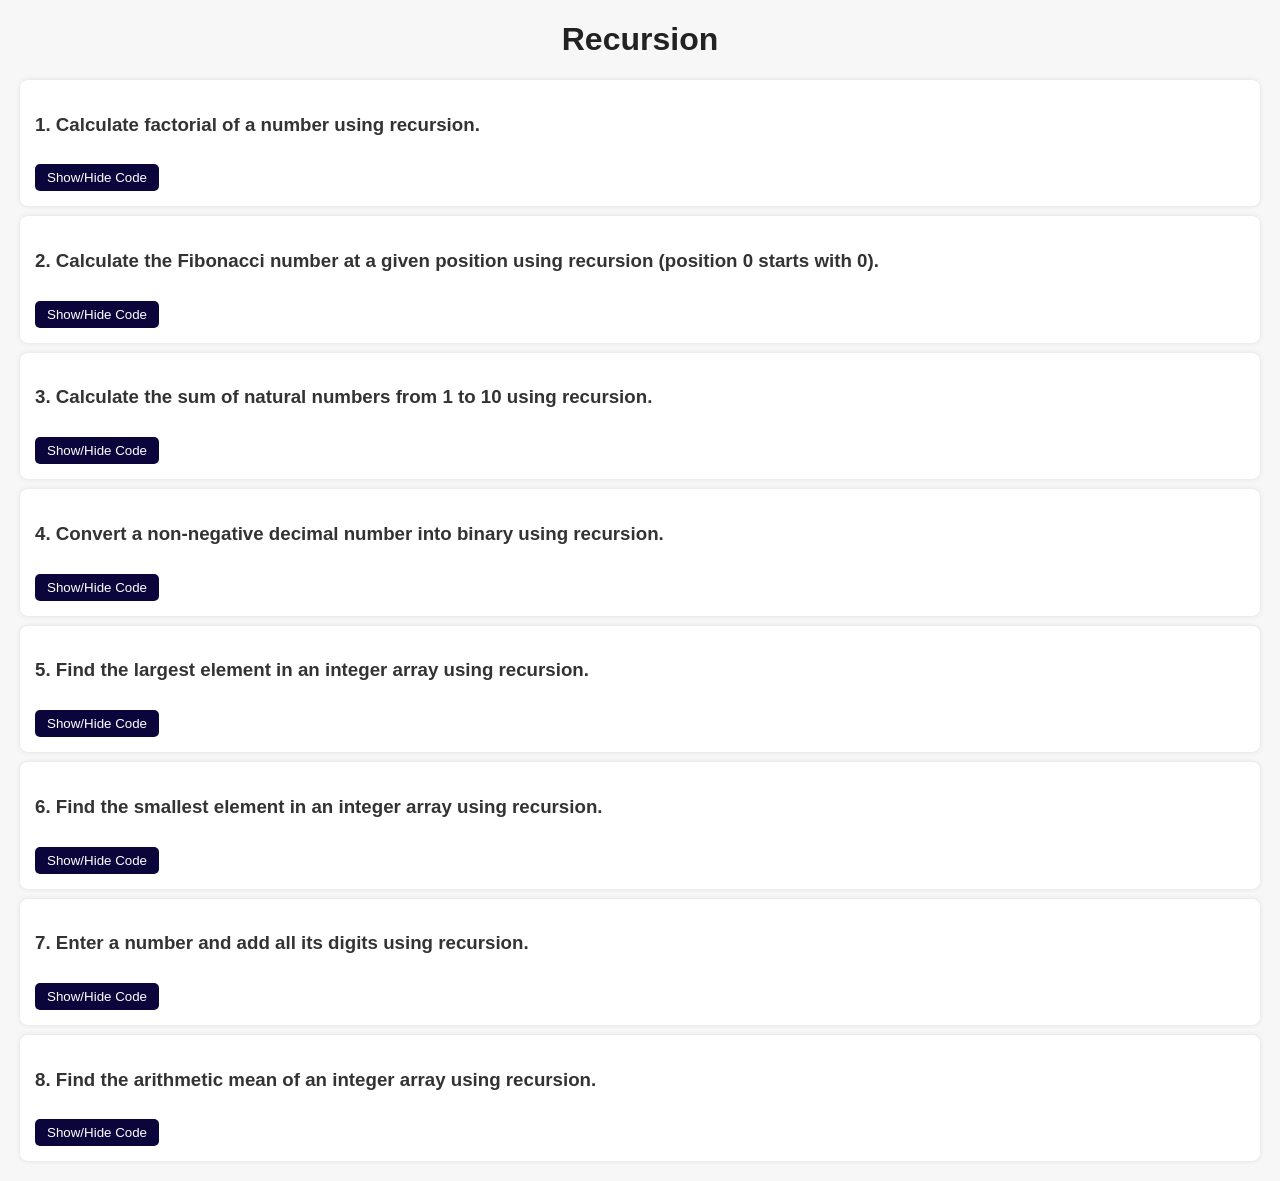
<file: topics/recursion.html>
<!DOCTYPE html>
<html lang="en">
<head>
  <meta charset="UTF-8">
  <meta name="viewport" content="width=device-width, initial-scale=1.0">
  <title>Recursion - C Programs</title>
  <link rel="stylesheet" href="../style.css">
  <script src="../script.js" defer></script>
</head>
<body>
  <h1>Recursion</h1>
  <div class="question">
    <h3>1. Calculate factorial of a number using recursion.</h3>
    <button onclick="toggleCode('q1')">Show/Hide Code</button>
    <pre id="q1">
#include &lt;stdio.h&gt;
long long factorial(int n) {
    if (n &lt;= 1) return 1;
    return n * factorial(n - 1);
}
int main() {
    int n;
    printf(&quot;Enter a non-negative integer (0-20): &quot;);
    scanf(&quot;%d&quot;, &amp;n);
    if (n &lt; 0 || n &gt; 20) printf(&quot;Enter a number from 0 to 20.\n&quot;);
    else printf(&quot;Factorial = %lld\n&quot;, factorial(n));
    return 0;
}
    </pre>
  </div>
  <div class="question">
    <h3>2. Calculate the Fibonacci number at a given position using recursion (position 0 starts with 0).</h3>
    <button onclick="toggleCode('q2')">Show/Hide Code</button>
    <pre id="q2">
#include &lt;stdio.h&gt;
long long fibonacci(int n) {
    if (n == 0) return 0;
    if (n == 1) return 1;
    return fibonacci(n - 1) + fibonacci(n - 2);
}
int main() {
    int n;
    printf(&quot;Enter position (0-40): &quot;);
    scanf(&quot;%d&quot;, &amp;n);
    if (n &lt; 0 || n &gt; 40) printf(&quot;Enter a position from 0 to 40.\n&quot;);
    else printf(&quot;Fibonacci number = %lld\n&quot;, fibonacci(n));
    return 0;
}
    </pre>
  </div>
  <div class="question">
    <h3>3. Calculate the sum of natural numbers from 1 to 10 using recursion.</h3>
    <button onclick="toggleCode('q3')">Show/Hide Code</button>
    <pre id="q3">
#include &lt;stdio.h&gt;
int sumNatural(int n) {
    if (n == 0) return 0;
    return n + sumNatural(n - 1);
}
int main() {
    printf(&quot;Sum of natural numbers from 1 to 10 = %d\n&quot;, sumNatural(10));
    return 0;
}
    </pre>
  </div>
  <div class="question">
    <h3>4. Convert a non-negative decimal number into binary using recursion.</h3>
    <button onclick="toggleCode('q4')">Show/Hide Code</button>
    <pre id="q4">
#include &lt;stdio.h&gt;
void printBinary(unsigned int n) {
    if (n &gt; 1) printBinary(n / 2);
    printf(&quot;%u&quot;, n % 2);
}
int main() {
    unsigned int n;
    printf(&quot;Enter a non-negative number: &quot;);
    scanf(&quot;%u&quot;, &amp;n);
    printf(&quot;Binary = &quot;);
    printBinary(n);
    printf(&quot;\n&quot;);
    return 0;
}
    </pre>
  </div>
  <div class="question">
    <h3>5. Find the largest element in an integer array using recursion.</h3>
    <button onclick="toggleCode('q5')">Show/Hide Code</button>
    <pre id="q5">
#include &lt;stdio.h&gt;
int largest(int a[], int n) {
    int rest;
    if (n == 1) return a[0];
    rest = largest(a, n - 1);
    return (a[n - 1] &gt; rest) ? a[n - 1] : rest;
}
int main() {
    int a[100], n, i;
    printf(&quot;Enter number of elements (1-100): &quot;);
    scanf(&quot;%d&quot;, &amp;n);
    if (n &lt; 1 || n &gt; 100) { printf(&quot;Invalid size.\n&quot;); return 0; }
    printf(&quot;Enter %d elements: &quot;, n);
    for (i = 0; i &lt; n; i++) scanf(&quot;%d&quot;, &amp;a[i]);
    printf(&quot;Largest element = %d\n&quot;, largest(a, n));
    return 0;
}
    </pre>
  </div>
  <div class="question">
    <h3>6. Find the smallest element in an integer array using recursion.</h3>
    <button onclick="toggleCode('q6')">Show/Hide Code</button>
    <pre id="q6">
#include &lt;stdio.h&gt;
int smallest(int a[], int n) {
    int rest;
    if (n == 1) return a[0];
    rest = smallest(a, n - 1);
    return (a[n - 1] &lt; rest) ? a[n - 1] : rest;
}
int main() {
    int a[100], n, i;
    printf(&quot;Enter number of elements (1-100): &quot;);
    scanf(&quot;%d&quot;, &amp;n);
    if (n &lt; 1 || n &gt; 100) { printf(&quot;Invalid size.\n&quot;); return 0; }
    printf(&quot;Enter %d elements: &quot;, n);
    for (i = 0; i &lt; n; i++) scanf(&quot;%d&quot;, &amp;a[i]);
    printf(&quot;Smallest element = %d\n&quot;, smallest(a, n));
    return 0;
}
    </pre>
  </div>
  <div class="question">
    <h3>7. Enter a number and add all its digits using recursion.</h3>
    <button onclick="toggleCode('q7')">Show/Hide Code</button>
    <pre id="q7">
#include &lt;stdio.h&gt;
int sumDigits(unsigned long long n) {
    if (n == 0) return 0;
    return (int)(n % 10) + sumDigits(n / 10);
}
int main() {
    long long n;
    printf(&quot;Enter an integer: &quot;);
    scanf(&quot;%lld&quot;, &amp;n);
    if (n &lt; 0) n = -n;
    printf(&quot;Sum of digits = %d\n&quot;, sumDigits((unsigned long long)n));
    return 0;
}
    </pre>
  </div>
  <div class="question">
    <h3>8. Find the arithmetic mean of an integer array using recursion.</h3>
    <button onclick="toggleCode('q8')">Show/Hide Code</button>
    <pre id="q8">
#include &lt;stdio.h&gt;
long long sumArray(int a[], int n) {
    if (n == 0) return 0;
    return a[n - 1] + sumArray(a, n - 1);
}
int main() {
    int a[100], n, i;
    long long sum;
    printf(&quot;Enter number of elements (1-100): &quot;);
    scanf(&quot;%d&quot;, &amp;n);
    if (n &lt; 1 || n &gt; 100) { printf(&quot;Invalid size.\n&quot;); return 0; }
    printf(&quot;Enter %d elements: &quot;, n);
    for (i = 0; i &lt; n; i++) scanf(&quot;%d&quot;, &amp;a[i]);
    sum = sumArray(a, n);
    printf(&quot;Arithmetic mean = %.2f\n&quot;, (double)sum / n);
    return 0;
}
    </pre>
  </div>
</body>
</html>
</file>
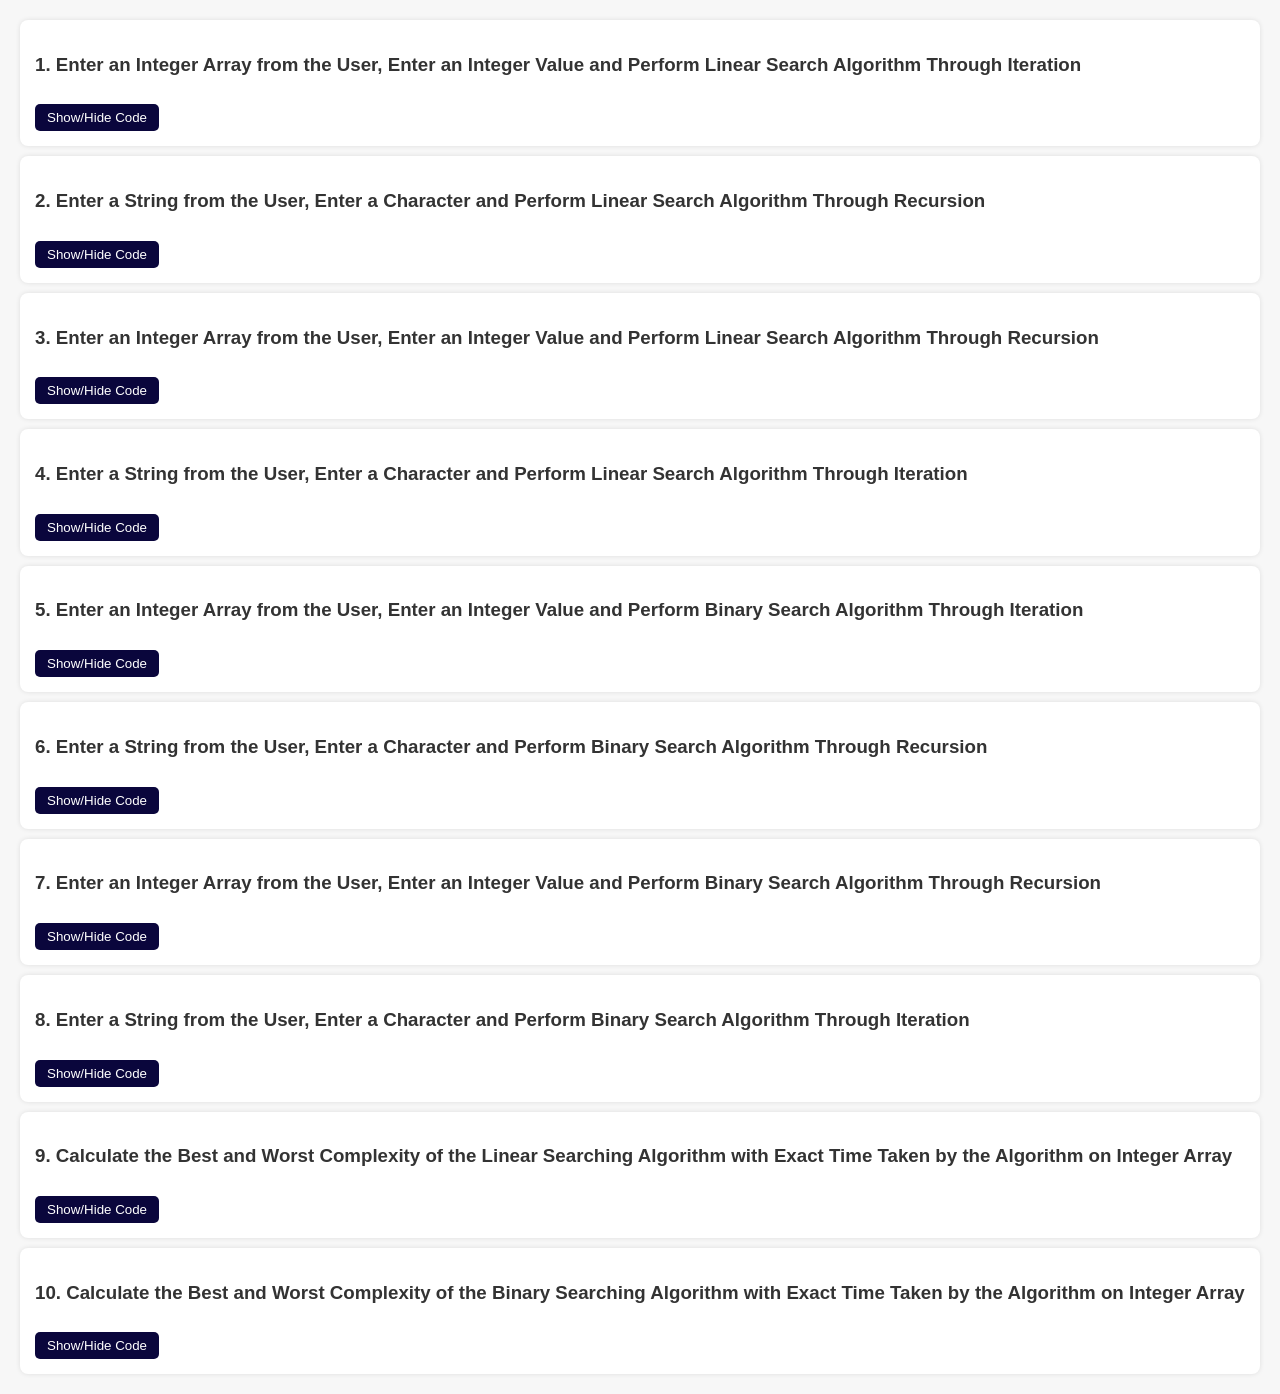
<file: topics/searching-algorithms.html>
<!DOCTYPE html>
<html lang="en">
<head>
  <meta charset="UTF-8">
  <meta name="viewport" content="width=device-width, initial-scale=1.0">
  <title>Searching Algorithms - C Programs</title>
  <link rel="stylesheet" href="../style.css">
  <script src="../script.js" defer></script>
</head>
<body>
  <div class="question">
    <h3>1. Enter an Integer Array from the User, Enter an Integer Value and Perform Linear Search Algorithm Through Iteration</h3>
    <button onclick="toggleCode('q1')">Show/Hide Code</button>
    <pre id="q1">
#include &lt;stdio.h&gt;

int main() {
    int a[100], n, key, found = -1;

    printf("Enter array size: ");
    scanf("%d", &amp;n);

    if (n &lt;= 0 || n > 100) {
        printf("Invalid array size\n");
        return 0;
    }

    printf("Enter array elements:\n");
    for (int i = 0; i &lt; n; i++)
        scanf("%d", &amp;a[i]);

    printf("Enter value to search: ");
    scanf("%d", &amp;key);

    for (int i = 0; i &lt; n; i++) {
        if (a[i] == key) {
            found = i;
            break;
        }
    }

    if (found != -1)
        printf("Element found at index %d\n", found);
    else
        printf("Element not found\n");

    return 0;
}
    </pre>
</div>

<div class="question">
    <h3>2. Enter a String from the User, Enter a Character and Perform Linear Search Algorithm Through Recursion</h3>
    <button onclick="toggleCode('q2')">Show/Hide Code</button>
    <pre id="q2">
#include &lt;stdio.h&gt;
#include &lt;string.h&gt;

int linearSearch(char str[], char key, int index) {
    if (str[index] == '\0')
        return -1;

    if (str[index] == key)
        return index;

    return linearSearch(str, key, index + 1);
}

int main() {
    char str[100], key;
    int result;

    printf("Enter a string: ");
    scanf("%99s", str);

    printf("Enter character to search: ");
    scanf(" %c", &amp;key);

    result = linearSearch(str, key, 0);

    if (result != -1)
        printf("Character found at index %d\n", result);
    else
        printf("Character not found\n");

    return 0;
}
    </pre>
</div>

<div class="question">
    <h3>3. Enter an Integer Array from the User, Enter an Integer Value and Perform Linear Search Algorithm Through Recursion</h3>
    <button onclick="toggleCode('q3')">Show/Hide Code</button>
    <pre id="q3">
#include &lt;stdio.h&gt;

int linearSearch(int a[], int n, int key, int index) {
    if (index == n)
        return -1;

    if (a[index] == key)
        return index;

    return linearSearch(a, n, key, index + 1);
}

int main() {
    int a[100], n, key, result;

    printf("Enter array size: ");
    scanf("%d", &amp;n);

    if (n &lt;= 0 || n > 100) {
        printf("Invalid array size\n");
        return 0;
    }

    printf("Enter array elements:\n");
    for (int i = 0; i &lt; n; i++)
        scanf("%d", &amp;a[i]);

    printf("Enter value to search: ");
    scanf("%d", &amp;key);

    result = linearSearch(a, n, key, 0);

    if (result != -1)
        printf("Element found at index %d\n", result);
    else
        printf("Element not found\n");

    return 0;
}
    </pre>
</div>

<div class="question">
    <h3>4. Enter a String from the User, Enter a Character and Perform Linear Search Algorithm Through Iteration</h3>
    <button onclick="toggleCode('q4')">Show/Hide Code</button>
    <pre id="q4">
#include &lt;stdio.h&gt;
#include &lt;string.h&gt;

int main() {
    char str[100], key;
    int found = -1;

    printf("Enter a string: ");
    scanf("%99s", str);

    printf("Enter character to search: ");
    scanf(" %c", &amp;key);

    for (int i = 0; str[i] != '\0'; i++) {
        if (str[i] == key) {
            found = i;
            break;
        }
    }

    if (found != -1)
        printf("Character found at index %d\n", found);
    else
        printf("Character not found\n");

    return 0;
}
    </pre>
</div>

<div class="question">
    <h3>5. Enter an Integer Array from the User, Enter an Integer Value and Perform Binary Search Algorithm Through Iteration</h3>
    <button onclick="toggleCode('q5')">Show/Hide Code</button>
    <pre id="q5">
#include &lt;stdio.h&gt;

int main() {
    int a[100], n, key, low, high, mid, found = -1;

    printf("Enter array size: ");
    scanf("%d", &amp;n);

    if (n &lt;= 0 || n > 100) {
        printf("Invalid array size\n");
        return 0;
    }

    printf("Enter array elements:\n");
    for (int i = 0; i &lt; n; i++)
        scanf("%d", &amp;a[i]);

    // Sort array using bubble sort
    for (int i = 0; i &lt; n - 1; i++) {
        for (int j = 0; j &lt; n - i - 1; j++) {
            if (a[j] > a[j + 1]) {
                int temp = a[j];
                a[j] = a[j + 1];
                a[j + 1] = temp;
            }
        }
    }

    printf("Sorted array: ");
    for (int i = 0; i &lt; n; i++)
        printf("%d ", a[i]);

    printf("\nEnter value to search: ");
    scanf("%d", &amp;key);

    low = 0;
    high = n - 1;

    while (low &lt;= high) {
        mid = low + (high - low) / 2;

        if (a[mid] == key) {
            found = mid;
            break;
        }
        else if (key &lt; a[mid])
            high = mid - 1;
        else
            low = mid + 1;
    }

    if (found != -1)
        printf("Element found at sorted index %d\n", found);
    else
        printf("Element not found\n");

    return 0;
}
    </pre>
</div>

<div class="question">
    <h3>6. Enter a String from the User, Enter a Character and Perform Binary Search Algorithm Through Recursion</h3>
    <button onclick="toggleCode('q6')">Show/Hide Code</button>
    <pre id="q6">
#include &lt;stdio.h&gt;
#include &lt;string.h&gt;

int binarySearch(char str[], int low, int high, char key) {
    if (low > high)
        return -1;

    int mid = low + (high - low) / 2;

    if (str[mid] == key)
        return mid;

    if (key &lt; str[mid])
        return binarySearch(str, low, mid - 1, key);

    return binarySearch(str, mid + 1, high, key);
}

int main() {
    char str[100], key;
    int n, result;

    printf("Enter a string: ");
    scanf("%99s", str);

    n = strlen(str);

    // Sort characters using bubble sort
    for (int i = 0; i &lt; n - 1; i++) {
        for (int j = 0; j &lt; n - i - 1; j++) {
            if (str[j] > str[j + 1]) {
                char temp = str[j];
                str[j] = str[j + 1];
                str[j + 1] = temp;
            }
        }
    }

    printf("Sorted string: %s\n", str);

    printf("Enter character to search: ");
    scanf(" %c", &amp;key);

    result = binarySearch(str, 0, n - 1, key);

    if (result != -1)
        printf("Character found at sorted index %d\n", result);
    else
        printf("Character not found\n");

    return 0;
}
    </pre>
</div>

<div class="question">
    <h3>7. Enter an Integer Array from the User, Enter an Integer Value and Perform Binary Search Algorithm Through Recursion</h3>
    <button onclick="toggleCode('q7')">Show/Hide Code</button>
    <pre id="q7">
#include &lt;stdio.h&gt;

int binarySearch(int a[], int low, int high, int key) {
    if (low > high)
        return -1;

    int mid = low + (high - low) / 2;

    if (a[mid] == key)
        return mid;

    if (key &lt; a[mid])
        return binarySearch(a, low, mid - 1, key);

    return binarySearch(a, mid + 1, high, key);
}

int main() {
    int a[100], n, key, result;

    printf("Enter array size: ");
    scanf("%d", &amp;n);

    if (n &lt;= 0 || n > 100) {
        printf("Invalid array size\n");
        return 0;
    }

    printf("Enter array elements:\n");
    for (int i = 0; i &lt; n; i++)
        scanf("%d", &amp;a[i]);

    // Sort array using bubble sort
    for (int i = 0; i &lt; n - 1; i++) {
        for (int j = 0; j &lt; n - i - 1; j++) {
            if (a[j] > a[j + 1]) {
                int temp = a[j];
                a[j] = a[j + 1];
                a[j + 1] = temp;
            }
        }
    }

    printf("Sorted array: ");
    for (int i = 0; i &lt; n; i++)
        printf("%d ", a[i]);

    printf("\nEnter value to search: ");
    scanf("%d", &amp;key);

    result = binarySearch(a, 0, n - 1, key);

    if (result != -1)
        printf("Element found at sorted index %d\n", result);
    else
        printf("Element not found\n");

    return 0;
}
    </pre>
</div>

<div class="question">
    <h3>8. Enter a String from the User, Enter a Character and Perform Binary Search Algorithm Through Iteration</h3>
    <button onclick="toggleCode('q8')">Show/Hide Code</button>
    <pre id="q8">
#include &lt;stdio.h&gt;
#include &lt;string.h&gt;

int main() {
    char str[100], key;
    int n, low, high, mid, found = -1;

    printf("Enter a string: ");
    scanf("%99s", str);

    n = strlen(str);

    // Sort characters using bubble sort
    for (int i = 0; i &lt; n - 1; i++) {
        for (int j = 0; j &lt; n - i - 1; j++) {
            if (str[j] > str[j + 1]) {
                char temp = str[j];
                str[j] = str[j + 1];
                str[j + 1] = temp;
            }
        }
    }

    printf("Sorted string: %s\n", str);

    printf("Enter character to search: ");
    scanf(" %c", &amp;key);

    low = 0;
    high = n - 1;

    while (low &lt;= high) {
        mid = low + (high - low) / 2;

        if (str[mid] == key) {
            found = mid;
            break;
        }
        else if (key &lt; str[mid])
            high = mid - 1;
        else
            low = mid + 1;
    }

    if (found != -1)
        printf("Character found at sorted index %d\n", found);
    else
        printf("Character not found\n");

    return 0;
}
    </pre>
</div>

<div class="question">
    <h3>9. Calculate the Best and Worst Complexity of the Linear Searching Algorithm with Exact Time Taken by the Algorithm on Integer Array</h3>
    <button onclick="toggleCode('q9')">Show/Hide Code</button>
    <pre id="q9">
#include &lt;stdio.h&gt;
#include &lt;time.h&gt;
#include &lt;limits.h&gt;

int linearSearch(int a[], int n, int key, int *comparisons) {
    for (int i = 0; i &lt; n; i++) {
        (*comparisons)++;

        if (a[i] == key)
            return i;
    }

    return -1;
}

int main() {
    int a[100], n, bestKey, worstKey;
    int bestComparisons = 0, worstComparisons = 0;
    int bestResult, worstResult;
    clock_t start, end;
    double bestTime, worstTime;

    printf("Enter array size: ");
    scanf("%d", &amp;n);

    if (n &lt;= 0 || n > 100) {
        printf("Invalid array size\n");
        return 0;
    }

    printf("Enter array elements:\n");
    for (int i = 0; i &lt; n; i++)
        scanf("%d", &amp;a[i]);

    // Best case: key is the first element
    bestKey = a[0];

    start = clock();
    bestResult = linearSearch(a, n, bestKey, &amp;bestComparisons);
    end = clock();

    bestTime = (double)(end - start) / CLOCKS_PER_SEC;

    // Find a value that is not present for the worst case
    worstKey = INT_MIN;

    while (1) {
        int exists = 0;

        for (int i = 0; i &lt; n; i++) {
            if (a[i] == worstKey) {
                exists = 1;
                break;
            }
        }

        if (!exists)
            break;

        worstKey++;
    }

    start = clock();
    worstResult = linearSearch(a, n, worstKey, &amp;worstComparisons);
    end = clock();

    worstTime = (double)(end - start) / CLOCKS_PER_SEC;

    printf("\nBest Case:\n");
    printf("Search key: %d\n", bestKey);
    printf("Result index: %d\n", bestResult);
    printf("Comparisons: %d\n", bestComparisons);
    printf("Time taken: %.9f seconds\n", bestTime);
    printf("Time complexity: O(1)\n");

    printf("\nWorst Case:\n");
    printf("Search key: %d (not present)\n", worstKey);
    printf("Result index: %d\n", worstResult);
    printf("Comparisons: %d\n", worstComparisons);
    printf("Time taken: %.9f seconds\n", worstTime);
    printf("Time complexity: O(n)\n");

    return 0;
}
    </pre>
</div>

<div class="question">
    <h3>10. Calculate the Best and Worst Complexity of the Binary Searching Algorithm with Exact Time Taken by the Algorithm on Integer Array</h3>
    <button onclick="toggleCode('q10')">Show/Hide Code</button>
    <pre id="q10">
#include &lt;stdio.h&gt;
#include &lt;time.h&gt;
#include &lt;limits.h&gt;

int binarySearch(int a[], int n, int key, int *comparisons) {
    int low = 0, high = n - 1;

    while (low &lt;= high) {
        int mid = low + (high - low) / 2;
        (*comparisons)++;

        if (a[mid] == key)
            return mid;

        if (key &lt; a[mid])
            high = mid - 1;
        else
            low = mid + 1;
    }

    return -1;
}

int main() {
    int a[100], n, bestKey, worstKey;
    int bestComparisons = 0, worstComparisons = 0;
    int bestResult, worstResult;
    clock_t start, end;
    double bestTime, worstTime;

    printf("Enter array size: ");
    scanf("%d", &amp;n);

    if (n &lt;= 0 || n > 100) {
        printf("Invalid array size\n");
        return 0;
    }

    printf("Enter array elements:\n");
    for (int i = 0; i &lt; n; i++)
        scanf("%d", &amp;a[i]);

    // Sort array using bubble sort
    for (int i = 0; i &lt; n - 1; i++) {
        for (int j = 0; j &lt; n - i - 1; j++) {
            if (a[j] > a[j + 1]) {
                int temp = a[j];
                a[j] = a[j + 1];
                a[j + 1] = temp;
            }
        }
    }

    printf("Sorted array: ");
    for (int i = 0; i &lt; n; i++)
        printf("%d ", a[i]);

    // Best case: middle element is found immediately
    bestKey = a[n / 2];

    start = clock();
    bestResult = binarySearch(a, n, bestKey, &amp;bestComparisons);
    end = clock();

    bestTime = (double)(end - start) / CLOCKS_PER_SEC;

    // Worst case: search for a value not present
    worstKey = INT_MIN;

    while (1) {
        int exists = 0;

        for (int i = 0; i &lt; n; i++) {
            if (a[i] == worstKey) {
                exists = 1;
                break;
            }
        }

        if (!exists)
            break;

        worstKey++;
    }

    start = clock();
    worstResult = binarySearch(a, n, worstKey, &amp;worstComparisons);
    end = clock();

    worstTime = (double)(end - start) / CLOCKS_PER_SEC;

    printf("\n\nBest Case:\n");
    printf("Search key: %d\n", bestKey);
    printf("Result index: %d\n", bestResult);
    printf("Comparisons: %d\n", bestComparisons);
    printf("Time taken: %.9f seconds\n", bestTime);
    printf("Time complexity: O(1)\n");

    printf("\nWorst Case:\n");
    printf("Search key: %d (not present)\n", worstKey);
    printf("Result index: %d\n", worstResult);
    printf("Comparisons: %d\n", worstComparisons);
    printf("Time taken: %.9f seconds\n", worstTime);
    printf("Time complexity: O(log n)\n");

    return 0;
}
    </pre>
</div>
</body>
</html>
</file>
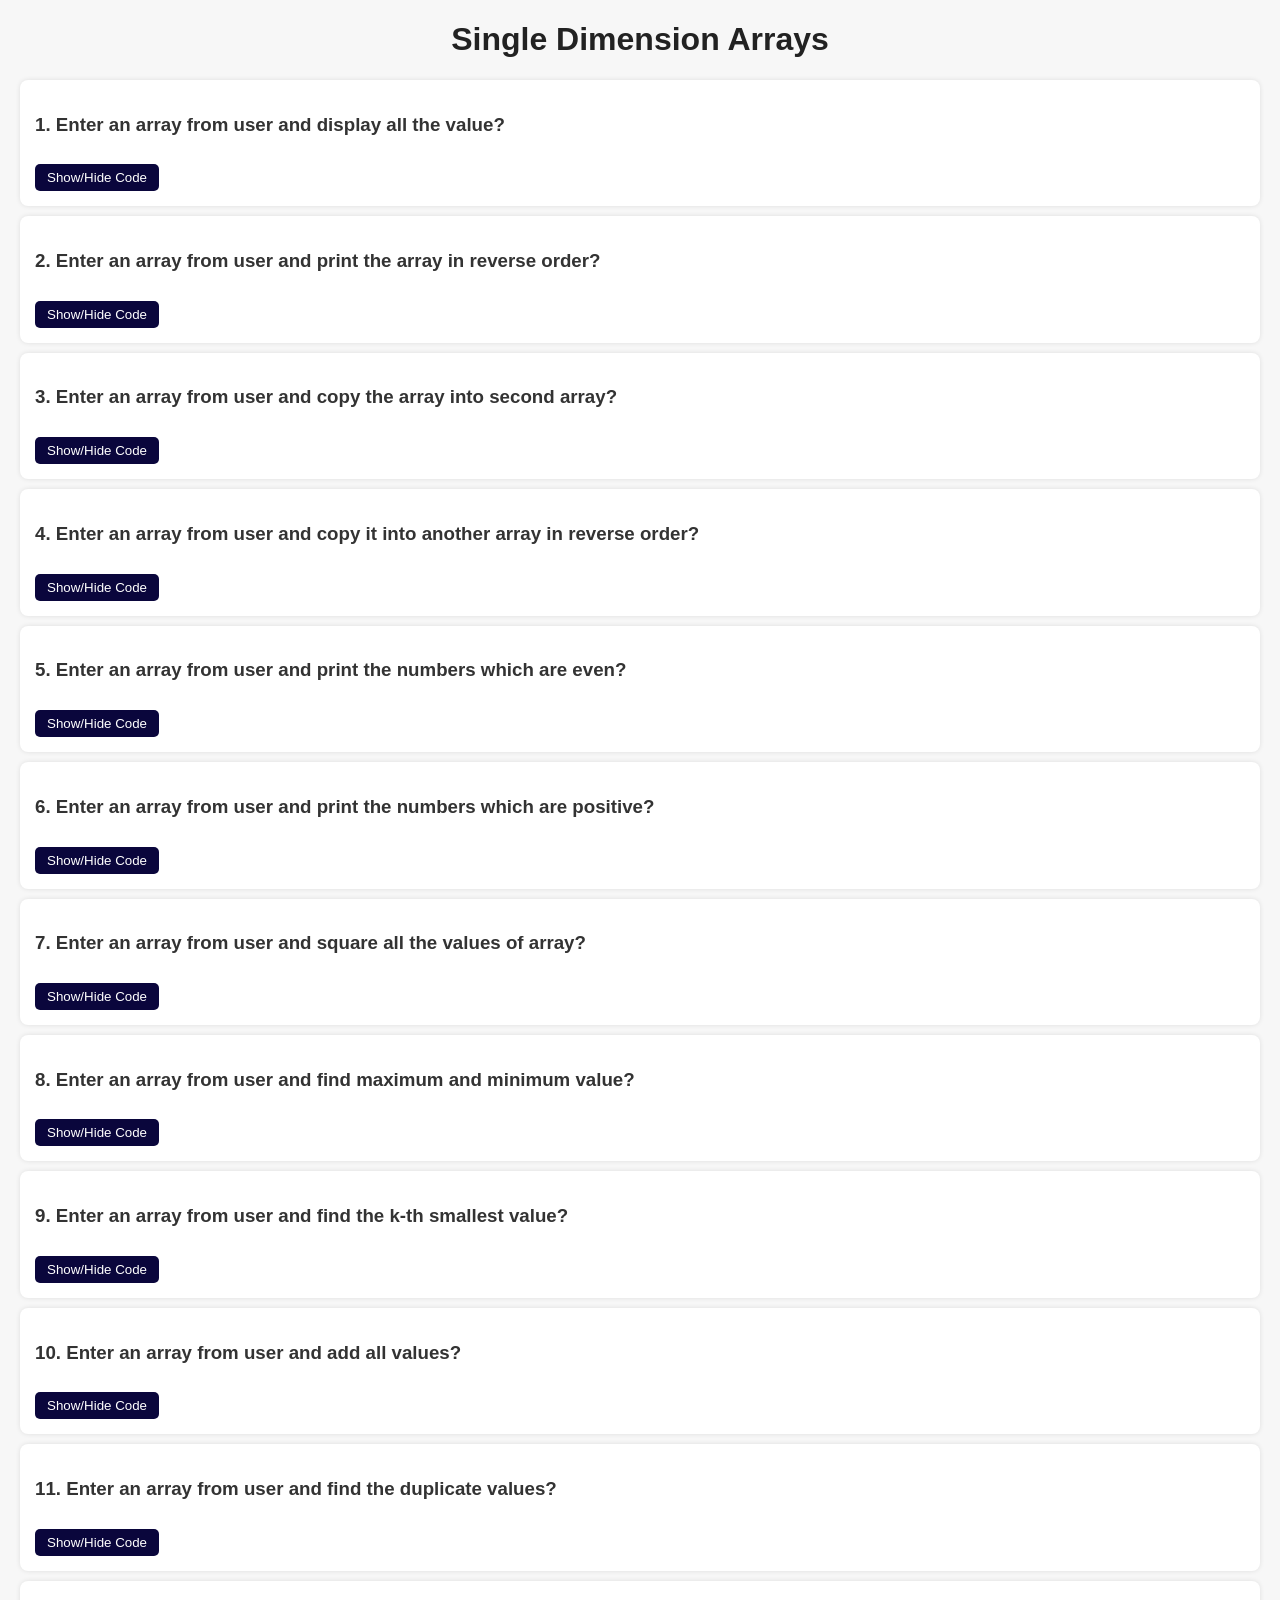
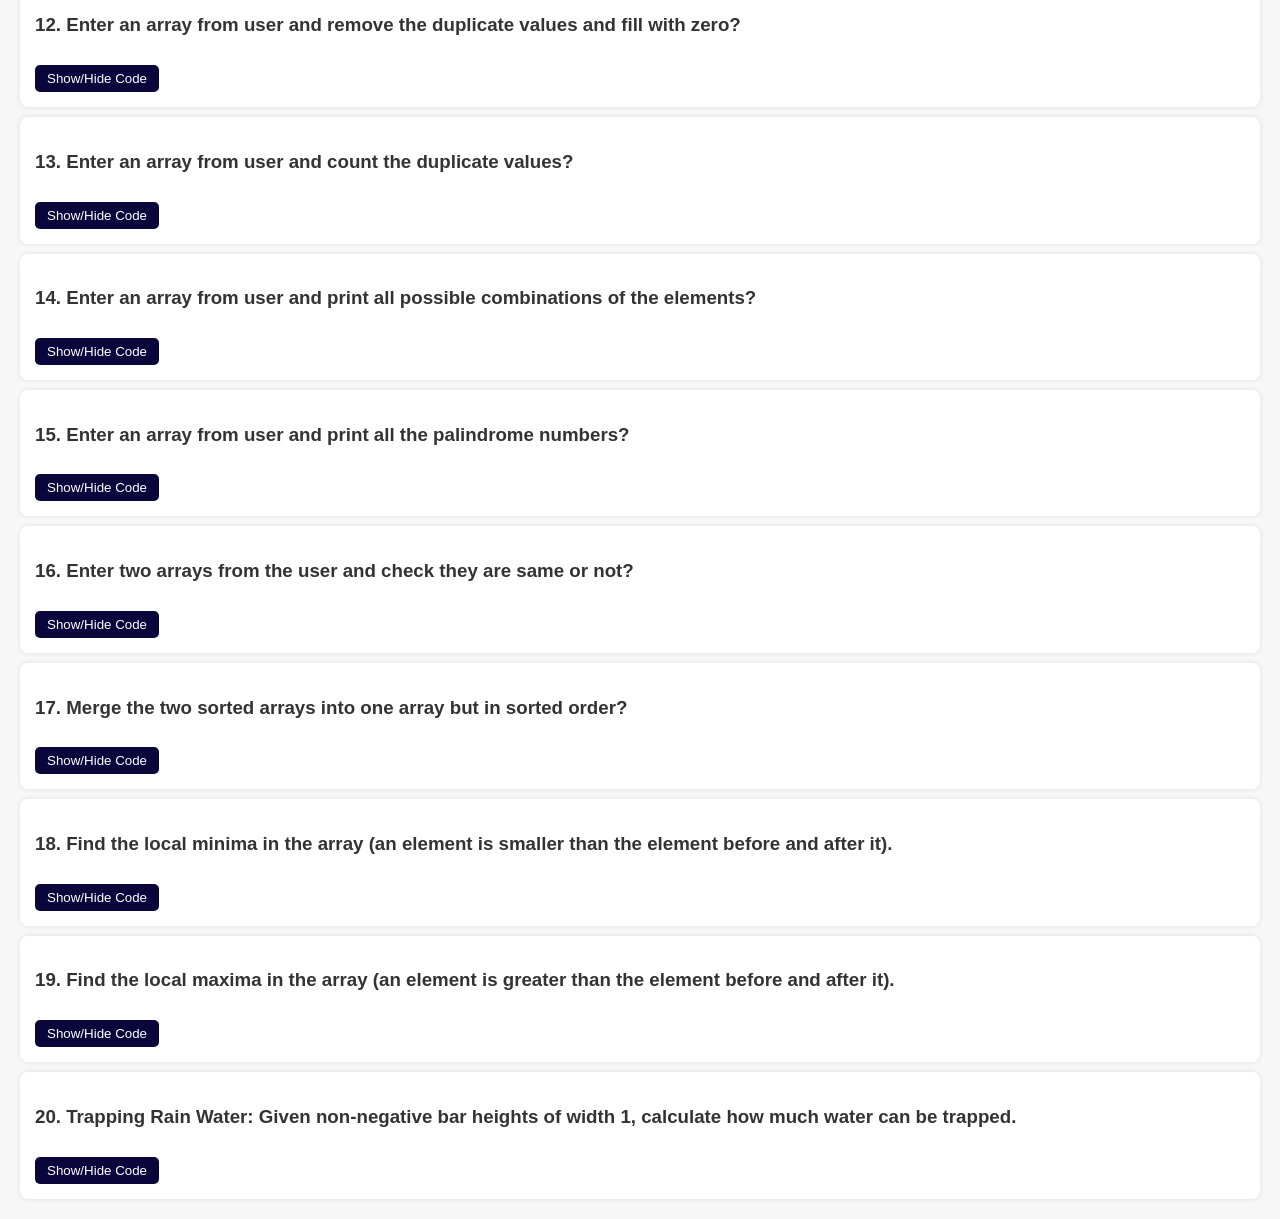
<file: topics/single-dimension-arrays.html>
<!DOCTYPE html>
<html lang="en">
<head>
  <meta charset="UTF-8">
  <meta name="viewport" content="width=device-width, initial-scale=1.0">
  <title>Single Dimension Arrays - C Programs</title>
  <link rel="stylesheet" href="../style.css">
  <script src="../script.js" defer></script>
</head>
<body>
  <h1>Single Dimension Arrays</h1>

  <div class="question">
    <h3>1. Enter an array from user and display all the value?</h3>
    <button onclick="toggleCode('q1')">Show/Hide Code</button>
    <pre id="q1">
#include &lt;stdio.h&gt;
int main(void) {
    int a[100], n;
    printf("Enter array size: ");
    scanf("%d", &amp;n);
    if (n &lt; 1 || n &gt; 100) return 1;

    for (int i = 0; i &lt; n; i++) {
        printf("Enter element %d: ", i + 1);
        scanf("%d", &amp;a[i]);
    }

    printf("Array elements: ");
    for (int i = 0; i &lt; n; i++)
        printf("%d ", a[i]);

    return 0;
}
    </pre>
  </div>

  <div class="question">
    <h3>2. Enter an array from user and print the array in reverse order?</h3>
    <button onclick="toggleCode('q2')">Show/Hide Code</button>
    <pre id="q2">
#include &lt;stdio.h&gt;
int main(void) {
    int a[100], n;
    scanf("%d", &amp;n);
    if (n &lt; 1 || n &gt; 100) return 1;

    for (int i = 0; i &lt; n; i++) scanf("%d", &amp;a[i]);

    printf("Reverse order: ");
    for (int i = n - 1; i &gt;= 0; i--)
        printf("%d ", a[i]);

    return 0;
}
    </pre>
  </div>

  <div class="question">
    <h3>3. Enter an array from user and copy the array into second array?</h3>
    <button onclick="toggleCode('q3')">Show/Hide Code</button>
    <pre id="q3">
#include &lt;stdio.h&gt;
int main(void) {
    int a[100], b[100], n;
    scanf("%d", &amp;n);
    if (n &lt; 1 || n &gt; 100) return 1;

    for (int i = 0; i &lt; n; i++) scanf("%d", &amp;a[i]);
    for (int i = 0; i &lt; n; i++) b[i] = a[i];

    printf("Second array: ");
    for (int i = 0; i &lt; n; i++) printf("%d ", b[i]);

    return 0;
}
    </pre>
  </div>

  <div class="question">
    <h3>4. Enter an array from user and copy it into another array in reverse order?</h3>
    <button onclick="toggleCode('q4')">Show/Hide Code</button>
    <pre id="q4">
#include &lt;stdio.h&gt;
int main(void) {
    int a[100], b[100], n;
    scanf("%d", &amp;n);
    if (n &lt; 1 || n &gt; 100) return 1;

    for (int i = 0; i &lt; n; i++) scanf("%d", &amp;a[i]);
    for (int i = 0; i &lt; n; i++) b[i] = a[n - 1 - i];

    printf("Copied in reverse: ");
    for (int i = 0; i &lt; n; i++) printf("%d ", b[i]);

    return 0;
}
    </pre>
  </div>

  <div class="question">
    <h3>5. Enter an array from user and print the numbers which are even?</h3>
    <button onclick="toggleCode('q5')">Show/Hide Code</button>
    <pre id="q5">
#include &lt;stdio.h&gt;
int main(void) {
    int a[100], n;
    scanf("%d", &amp;n);
    if (n &lt; 1 || n &gt; 100) return 1;

    for (int i = 0; i &lt; n; i++) scanf("%d", &amp;a[i]);

    printf("Even numbers: ");
    for (int i = 0; i &lt; n; i++)
        if (a[i] % 2 == 0) printf("%d ", a[i]);

    return 0;
}
    </pre>
  </div>

  <div class="question">
    <h3>6. Enter an array from user and print the numbers which are positive?</h3>
    <button onclick="toggleCode('q6')">Show/Hide Code</button>
    <pre id="q6">
#include &lt;stdio.h&gt;
int main(void) {
    int a[100], n;
    scanf("%d", &amp;n);
    if (n &lt; 1 || n &gt; 100) return 1;

    for (int i = 0; i &lt; n; i++) scanf("%d", &amp;a[i]);

    printf("Positive numbers: ");
    for (int i = 0; i &lt; n; i++)
        if (a[i] &gt; 0) printf("%d ", a[i]);

    return 0;
}
    </pre>
  </div>

  <div class="question">
    <h3>7. Enter an array from user and square all the values of array?</h3>
    <button onclick="toggleCode('q7')">Show/Hide Code</button>
    <pre id="q7">
#include &lt;stdio.h&gt;
int main(void) {
    int a[100], n;
    scanf("%d", &amp;n);
    if (n &lt; 1 || n &gt; 100) return 1;

    for (int i = 0; i &lt; n; i++) scanf("%d", &amp;a[i]);

    printf("Squares: ");
    for (int i = 0; i &lt; n; i++)
        printf("%lld ", (long long)a[i] * a[i]);

    return 0;
}
    </pre>
  </div>

  <div class="question">
    <h3>8. Enter an array from user and find maximum and minimum value?</h3>
    <button onclick="toggleCode('q8')">Show/Hide Code</button>
    <pre id="q8">
#include &lt;stdio.h&gt;
int main(void) {
    int a[100], n, min, max;
    scanf("%d", &amp;n);
    if (n &lt; 1 || n &gt; 100) return 1;

    for (int i = 0; i &lt; n; i++) scanf("%d", &amp;a[i]);

    min = max = a[0];
    for (int i = 1; i &lt; n; i++) {
        if (a[i] &lt; min) min = a[i];
        if (a[i] &gt; max) max = a[i];
    }

    printf("Minimum = %d\\nMaximum = %d", min, max);
    return 0;
}
    </pre>
  </div>

  <div class="question">
    <h3>9. Enter an array from user and find the k-th smallest value?</h3>
    <button onclick="toggleCode('q9')">Show/Hide Code</button>
    <pre id="q9">
#include &lt;stdio.h&gt;
int main(void) {
    int a[100], n, k, temp;
    scanf("%d", &amp;n);
    if (n &lt; 1 || n &gt; 100) return 1;

    for (int i = 0; i &lt; n; i++) scanf("%d", &amp;a[i]);
    printf("Enter k: ");
    scanf("%d", &amp;k);
    if (k &lt; 1 || k &gt; n) {
        printf("Invalid k");
        return 1;
    }

    /* Sort the array in ascending order. */
    for (int i = 0; i &lt; n - 1; i++) {
        for (int j = 0; j &lt; n - 1 - i; j++) {
            if (a[j] &gt; a[j + 1]) {
                temp = a[j];
                a[j] = a[j + 1];
                a[j + 1] = temp;
            }
        }
    }

    printf("%d-th smallest value = %d", k, a[k - 1]);
    return 0;
}
    </pre>
  </div>

  <div class="question">
    <h3>10. Enter an array from user and add all values?</h3>
    <button onclick="toggleCode('q10')">Show/Hide Code</button>
    <pre id="q10">
#include &lt;stdio.h&gt;
int main(void) {
    int a[100], n;
    long long sum = 0;
    scanf("%d", &amp;n);
    if (n &lt; 1 || n &gt; 100) return 1;

    for (int i = 0; i &lt; n; i++) {
        scanf("%d", &amp;a[i]);
        sum += a[i];
    }

    printf("Sum = %lld", sum);
    return 0;
}
    </pre>
  </div>

  <div class="question">
    <h3>11. Enter an array from user and find the duplicate values?</h3>
    <button onclick="toggleCode('q11')">Show/Hide Code</button>
    <pre id="q11">
#include &lt;stdio.h&gt;
int main(void) {
    int a[100], n, found;
    scanf("%d", &amp;n);
    if (n &lt; 1 || n &gt; 100) return 1;

    for (int i = 0; i &lt; n; i++) scanf("%d", &amp;a[i]);

    printf("Duplicate values: ");
    for (int i = 0; i &lt; n; i++) {
        found = 0;
        for (int j = 0; j &lt; i; j++)
            if (a[i] == a[j]) found = 1;

        if (!found) {
            for (int j = i + 1; j &lt; n; j++) {
                if (a[i] == a[j]) {
                    printf("%d ", a[i]);
                    break;
                }
            }
        }
    }

    return 0;
}
    </pre>
  </div>

  <div class="question">
    <h3>12. Enter an array from user and remove the duplicate values and fill with zero?</h3>
    <button onclick="toggleCode('q12')">Show/Hide Code</button>
    <pre id="q12">
#include &lt;stdio.h&gt;
int main(void) {
    int a[100], n;
    scanf("%d", &amp;n);
    if (n &lt; 1 || n &gt; 100) return 1;

    for (int i = 0; i &lt; n; i++) scanf("%d", &amp;a[i]);

    /* Keep the first occurrence; replace later duplicates with zero. */
    for (int i = 0; i &lt; n; i++) {
        for (int j = i + 1; j &lt; n; j++) {
            if (a[i] == a[j]) a[j] = 0;
        }
    }

    printf("Array after removing duplicates: ");
    for (int i = 0; i &lt; n; i++) printf("%d ", a[i]);

    return 0;
}
    </pre>
  </div>

  <div class="question">
    <h3>13. Enter an array from user and count the duplicate values?</h3>
    <button onclick="toggleCode('q13')">Show/Hide Code</button>
    <pre id="q13">
#include &lt;stdio.h&gt;
int main(void) {
    int a[100], n, count, alreadyCounted;
    scanf("%d", &amp;n);
    if (n &lt; 1 || n &gt; 100) return 1;

    for (int i = 0; i &lt; n; i++) scanf("%d", &amp;a[i]);

    printf("Duplicate counts:\\n");
    for (int i = 0; i &lt; n; i++) {
        alreadyCounted = 0;
        for (int j = 0; j &lt; i; j++)
            if (a[i] == a[j]) alreadyCounted = 1;

        if (!alreadyCounted) {
            count = 1;
            for (int j = i + 1; j &lt; n; j++)
                if (a[i] == a[j]) count++;

            if (count &gt; 1) printf("%d occurs %d times\\n", a[i], count);
        }
    }

    return 0;
}
    </pre>
  </div>

  <div class="question">
    <h3>14. Enter an array from user and print all possible combinations of the elements?</h3>
    <button onclick="toggleCode('q14')">Show/Hide Code</button>
    <pre id="q14">
#include &lt;stdio.h&gt;
void printSubsets(int a[], int n, int index, int chosen[], int count) {
    if (index == n) {
        if (count &gt; 0) {
            printf("{ ");
            for (int i = 0; i &lt; count; i++) printf("%d ", chosen[i]);
            printf("}\\n");
        }
        return;
    }

    /* Exclude the current element. */
    printSubsets(a, n, index + 1, chosen, count);

    /* Include the current element. */
    chosen[count] = a[index];
    printSubsets(a, n, index + 1, chosen, count + 1);
}

int main(void) {
    int a[20], chosen[20], n;
    scanf("%d", &amp;n);
    if (n &lt; 1 || n &gt; 20) return 1;

    for (int i = 0; i &lt; n; i++) scanf("%d", &amp;a[i]);

    printf("All non-empty subsets (2^n - 1 combinations):\\n");
    printSubsets(a, n, 0, chosen, 0);
    return 0;
}
    </pre>
  </div>

  <div class="question">
    <h3>15. Enter an array from user and print all the palindrome numbers?</h3>
    <button onclick="toggleCode('q15')">Show/Hide Code</button>
    <pre id="q15">
#include &lt;stdio.h&gt;
int isPalindrome(int number) {
    int original = number, reverse = 0;
    if (number &lt; 0) return 0;

    do {
        reverse = reverse * 10 + number % 10;
        number /= 10;
    } while (number &gt; 0);

    return original == reverse;
}

int main(void) {
    int a[100], n;
    scanf("%d", &amp;n);
    if (n &lt; 1 || n &gt; 100) return 1;

    for (int i = 0; i &lt; n; i++) scanf("%d", &amp;a[i]);

    printf("Palindrome numbers: ");
    for (int i = 0; i &lt; n; i++)
        if (isPalindrome(a[i])) printf("%d ", a[i]);

    return 0;
}
    </pre>
  </div>

  <div class="question">
    <h3>16. Enter two arrays from the user and check they are same or not?</h3>
    <button onclick="toggleCode('q16')">Show/Hide Code</button>
    <pre id="q16">
#include &lt;stdio.h&gt;
int main(void) {
    int a[100], b[100], n, m, same = 1;
    scanf("%d", &amp;n);
    if (n &lt; 1 || n &gt; 100) return 1;
    for (int i = 0; i &lt; n; i++) scanf("%d", &amp;a[i]);

    scanf("%d", &amp;m);
    if (m &lt; 1 || m &gt; 100) return 1;
    for (int i = 0; i &lt; m; i++) scanf("%d", &amp;b[i]);

    if (n != m) same = 0;
    else {
        for (int i = 0; i &lt; n; i++)
            if (a[i] != b[i]) same = 0;
    }

    if (same) printf("Arrays are same");
    else printf("Arrays are not same");

    return 0;
}
    </pre>
  </div>

  <div class="question">
    <h3>17. Merge the two sorted arrays into one array but in sorted order?</h3>
    <button onclick="toggleCode('q17')">Show/Hide Code</button>
    <pre id="q17">
#include &lt;stdio.h&gt;
int main(void) {
    int a[100], b[100], c[200], n, m;
    int i = 0, j = 0, k = 0;

    scanf("%d", &amp;n);
    if (n &lt; 1 || n &gt; 100) return 1;
    for (int x = 0; x &lt; n; x++) scanf("%d", &amp;a[x]);

    scanf("%d", &amp;m);
    if (m &lt; 1 || m &gt; 100) return 1;
    for (int x = 0; x &lt; m; x++) scanf("%d", &amp;b[x]);

    /* Both input arrays must already be sorted in ascending order. */
    while (i &lt; n &amp;&amp; j &lt; m) {
        if (a[i] &lt;= b[j]) c[k++] = a[i++];
        else c[k++] = b[j++];
    }
    while (i &lt; n) c[k++] = a[i++];
    while (j &lt; m) c[k++] = b[j++];

    printf("Merged sorted array: ");
    for (int x = 0; x &lt; k; x++) printf("%d ", c[x]);

    return 0;
}
    </pre>
  </div>

  <div class="question">
    <h3>18. Find the local minima in the array (an element is smaller than the element before and after it).</h3>
    <button onclick="toggleCode('q18')">Show/Hide Code</button>
    <pre id="q18">
#include &lt;stdio.h&gt;
int main(void) {
    int a[100], n, found = 0;
    scanf("%d", &amp;n);
    if (n &lt; 3 || n &gt; 100) {
        printf("Enter between 3 and 100 elements");
        return 1;
    }

    for (int i = 0; i &lt; n; i++) scanf("%d", &amp;a[i]);

    printf("Local minima: ");
    /* Only interior elements have both a previous and next neighbour. */
    for (int i = 1; i &lt; n - 1; i++) {
        if (a[i] &lt; a[i - 1] &amp;&amp; a[i] &lt; a[i + 1]) {
            printf("%d ", a[i]);
            found = 1;
        }
    }
    if (!found) printf("None");

    return 0;
}
    </pre>
  </div>

  <div class="question">
    <h3>19. Find the local maxima in the array (an element is greater than the element before and after it).</h3>
    <button onclick="toggleCode('q19')">Show/Hide Code</button>
    <pre id="q19">
#include &lt;stdio.h&gt;
int main(void) {
    int a[100], n, found = 0;
    scanf("%d", &amp;n);
    if (n &lt; 3 || n &gt; 100) {
        printf("Enter between 3 and 100 elements");
        return 1;
    }

    for (int i = 0; i &lt; n; i++) scanf("%d", &amp;a[i]);

    printf("Local maxima: ");
    for (int i = 1; i &lt; n - 1; i++) {
        if (a[i] &gt; a[i - 1] &amp;&amp; a[i] &gt; a[i + 1]) {
            printf("%d ", a[i]);
            found = 1;
        }
    }
    if (!found) printf("None");

    return 0;
}
    </pre>
  </div>

  <div class="question">
    <h3>20. Trapping Rain Water: Given non-negative bar heights of width 1, calculate how much water can be trapped.</h3>
    <button onclick="toggleCode('q20')">Show/Hide Code</button>
    <pre id="q20">
#include &lt;stdio.h&gt;
int main(void) {
    int height[100], n;
    int left = 0, right, leftMax = 0, rightMax = 0;
    long long water = 0;

    scanf("%d", &amp;n);
    if (n &lt; 1 || n &gt; 100) return 1;

    for (int i = 0; i &lt; n; i++) {
        scanf("%d", &amp;height[i]);
        if (height[i] &lt; 0) {
            printf("Heights must be non-negative");
            return 1;
        }
    }

    right = n - 1;
    while (left &lt; right) {
        if (height[left] &lt;= height[right]) {
            if (height[left] &gt;= leftMax) leftMax = height[left];
            else water += leftMax - height[left];
            left++;
        } else {
            if (height[right] &gt;= rightMax) rightMax = height[right];
            else water += rightMax - height[right];
            right--;
        }
    }

    printf("Trapped water = %lld", water);
    return 0;
}
    </pre>
  </div>
</body>
</html>
</file>
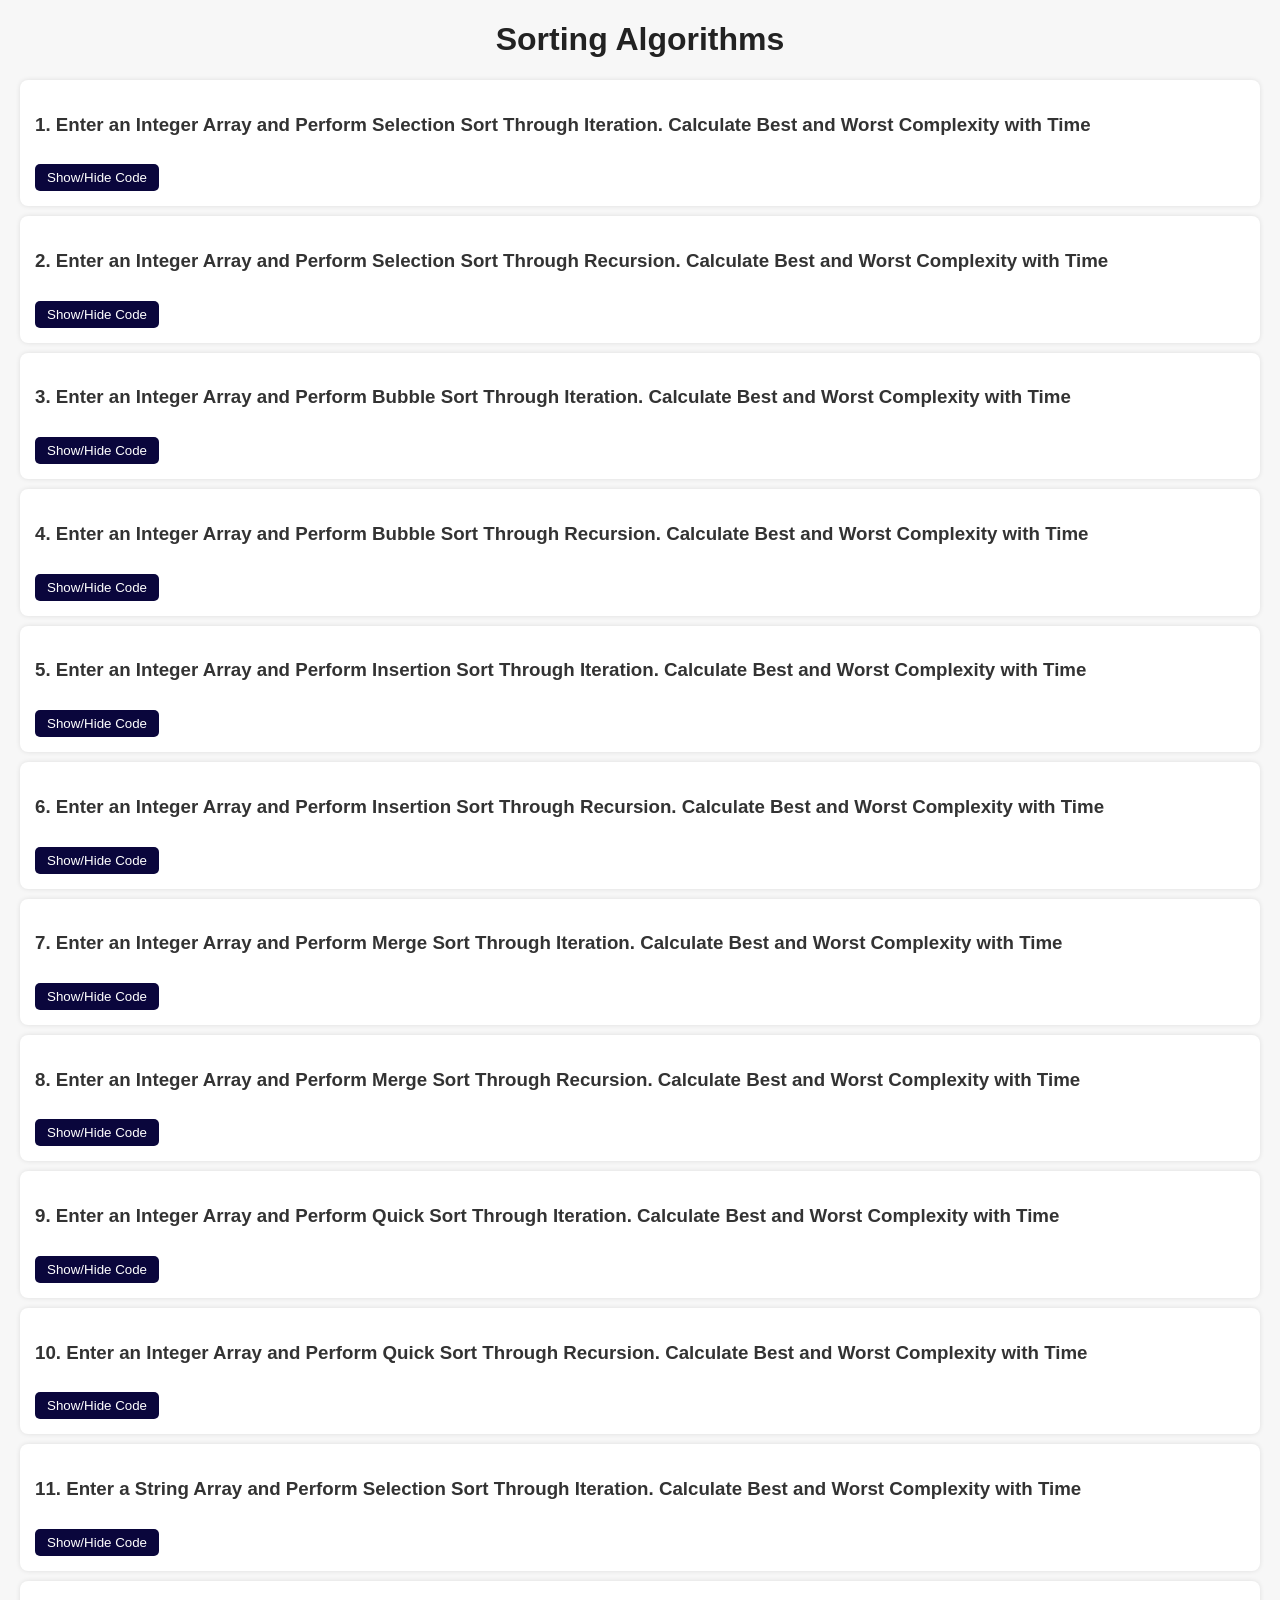
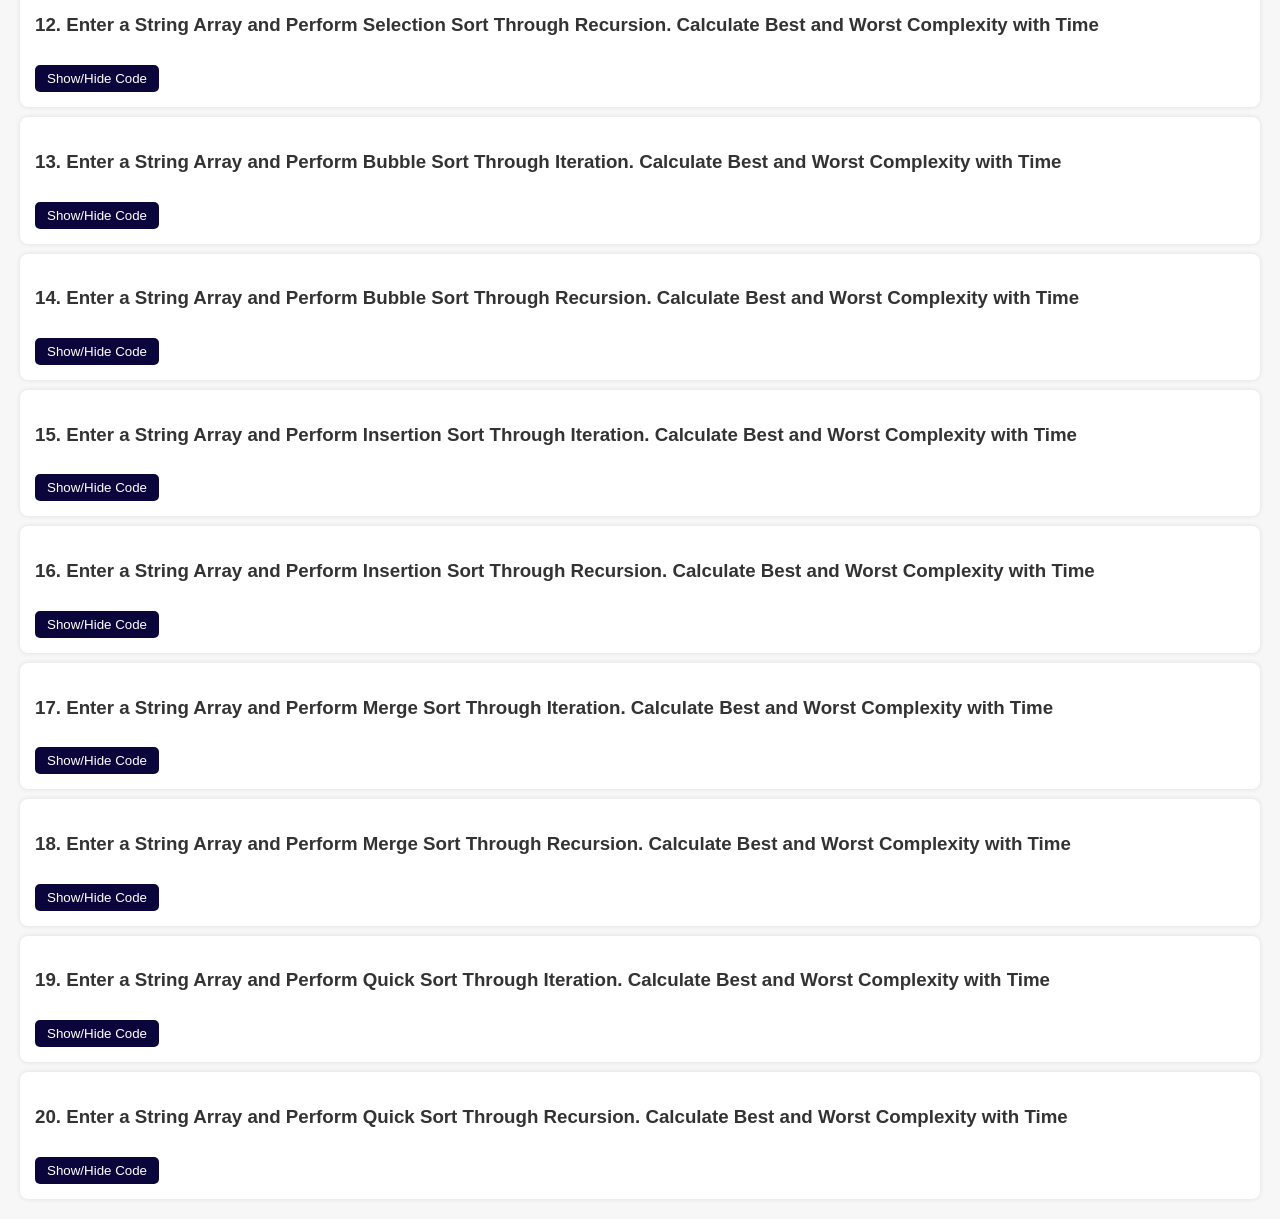
<file: topics/sorting-algorithms.html>
<!DOCTYPE html>
<html lang="en">
<head>
  <meta charset="UTF-8">
  <meta name="viewport" content="width=device-width, initial-scale=1.0">
  <title>Arrays - C Programs</title>
  <link rel="stylesheet" href="../style.css">
  <script src="../script.js" defer></script>
</head>
<body>
  <h1>Sorting Algorithms</h1>

  <div class="question">
    <h3>1. Enter an Integer Array and Perform Selection Sort Through Iteration. Calculate Best and Worst Complexity with Time</h3>
    <button onclick="toggleCode('q1')">Show/Hide Code</button>
    <pre id="q1">
#include &lt;stdio.h&gt;
#include &lt;time.h&gt;

int main() {
    int a[100], n, comparisons = 0;
    clock_t start, end;

    printf("Enter array size: ");
    scanf("%d", &amp;n);
    if (n &lt;= 0 || n > 100) return 0;

    printf("Enter elements:\n");
    for (int i = 0; i &lt; n; i++) scanf("%d", &amp;a[i]);

    start = clock();

    for (int i = 0; i &lt; n - 1; i++) {
        int min = i;
        for (int j = i + 1; j &lt; n; j++) {
            comparisons++;
            if (a[j] &lt; a[min]) min = j;
        }
        int temp = a[i];
        a[i] = a[min];
        a[min] = temp;
    }

    end = clock();

    printf("Sorted array: ");
    for (int i = 0; i &lt; n; i++) printf("%d ", a[i]);

    printf("\nComparisons: %d", comparisons);
    printf("\nTime: %.9f seconds", (double)(end - start) / CLOCKS_PER_SEC);
    printf("\nBest complexity: O(n^2)");
    printf("\nWorst complexity: O(n^2)\n");

    return 0;
}
    </pre>
</div>

<div class="question">
    <h3>2. Enter an Integer Array and Perform Selection Sort Through Recursion. Calculate Best and Worst Complexity with Time</h3>
    <button onclick="toggleCode('q2')">Show/Hide Code</button>
    <pre id="q2">
#include &lt;stdio.h&gt;
#include &lt;time.h&gt;

void selectionSort(int a[], int n, int i, int *c) {
    if (i >= n - 1) return;

    int min = i;
    for (int j = i + 1; j &lt; n; j++) {
        (*c)++;
        if (a[j] &lt; a[min]) min = j;
    }

    int temp = a[i];
    a[i] = a[min];
    a[min] = temp;

    selectionSort(a, n, i + 1, c);
}

int main() {
    int a[100], n, c = 0;
    clock_t start, end;

    printf("Enter array size: ");
    scanf("%d", &amp;n);
    if (n &lt;= 0 || n > 100) return 0;

    printf("Enter elements:\n");
    for (int i = 0; i &lt; n; i++) scanf("%d", &amp;a[i]);

    start = clock();
    selectionSort(a, n, 0, &amp;c);
    end = clock();

    printf("Sorted array: ");
    for (int i = 0; i &lt; n; i++) printf("%d ", a[i]);

    printf("\nComparisons: %d", c);
    printf("\nTime: %.9f seconds", (double)(end - start) / CLOCKS_PER_SEC);
    printf("\nBest complexity: O(n^2)");
    printf("\nWorst complexity: O(n^2)\n");

    return 0;
}
    </pre>
</div>

<div class="question">
    <h3>3. Enter an Integer Array and Perform Bubble Sort Through Iteration. Calculate Best and Worst Complexity with Time</h3>
    <button onclick="toggleCode('q3')">Show/Hide Code</button>
    <pre id="q3">
#include &lt;stdio.h&gt;
#include &lt;time.h&gt;

int main() {
    int a[100], n, c = 0, swapped;
    clock_t start, end;

    printf("Enter array size: ");
    scanf("%d", &amp;n);
    if (n &lt;= 0 || n > 100) return 0;

    printf("Enter elements:\n");
    for (int i = 0; i &lt; n; i++) scanf("%d", &amp;a[i]);

    start = clock();

    for (int i = 0; i &lt; n - 1; i++) {
        swapped = 0;
        for (int j = 0; j &lt; n - i - 1; j++) {
            c++;
            if (a[j] > a[j + 1]) {
                int temp = a[j];
                a[j] = a[j + 1];
                a[j + 1] = temp;
                swapped = 1;
            }
        }
        if (!swapped) break;
    }

    end = clock();

    printf("Sorted array: ");
    for (int i = 0; i &lt; n; i++) printf("%d ", a[i]);

    printf("\nComparisons: %d", c);
    printf("\nTime: %.9f seconds", (double)(end - start) / CLOCKS_PER_SEC);
    printf("\nBest complexity: O(n)");
    printf("\nWorst complexity: O(n^2)\n");

    return 0;
}
    </pre>
</div>

<div class="question">
    <h3>4. Enter an Integer Array and Perform Bubble Sort Through Recursion. Calculate Best and Worst Complexity with Time</h3>
    <button onclick="toggleCode('q4')">Show/Hide Code</button>
    <pre id="q4">
#include &lt;stdio.h&gt;
#include &lt;time.h&gt;

void bubbleSort(int a[], int n, int *c) {
    if (n &lt;= 1) return;

    int swapped = 0;
    for (int i = 0; i &lt; n - 1; i++) {
        (*c)++;
        if (a[i] > a[i + 1]) {
            int temp = a[i];
            a[i] = a[i + 1];
            a[i + 1] = temp;
            swapped = 1;
        }
    }

    if (swapped) bubbleSort(a, n - 1, c);
}

int main() {
    int a[100], n, c = 0;
    clock_t start, end;

    printf("Enter array size: ");
    scanf("%d", &amp;n);
    if (n &lt;= 0 || n > 100) return 0;

    printf("Enter elements:\n");
    for (int i = 0; i &lt; n; i++) scanf("%d", &amp;a[i]);

    start = clock();
    bubbleSort(a, n, &amp;c);
    end = clock();

    printf("Sorted array: ");
    for (int i = 0; i &lt; n; i++) printf("%d ", a[i]);

    printf("\nComparisons: %d", c);
    printf("\nTime: %.9f seconds", (double)(end - start) / CLOCKS_PER_SEC);
    printf("\nBest complexity: O(n)");
    printf("\nWorst complexity: O(n^2)\n");

    return 0;
}
    </pre>
</div>

<div class="question">
    <h3>5. Enter an Integer Array and Perform Insertion Sort Through Iteration. Calculate Best and Worst Complexity with Time</h3>
    <button onclick="toggleCode('q5')">Show/Hide Code</button>
    <pre id="q5">
#include &lt;stdio.h&gt;
#include &lt;time.h&gt;

int main() {
    int a[100], n, c = 0;
    clock_t start, end;

    printf("Enter array size: ");
    scanf("%d", &amp;n);
    if (n &lt;= 0 || n > 100) return 0;

    printf("Enter elements:\n");
    for (int i = 0; i &lt; n; i++) scanf("%d", &amp;a[i]);

    start = clock();

    for (int i = 1; i &lt; n; i++) {
        int key = a[i], j = i - 1;
        while (j >= 0) {
            c++;
            if (a[j] > key) {
                a[j + 1] = a[j];
                j--;
            } else break;
        }
        a[j + 1] = key;
    }

    end = clock();

    printf("Sorted array: ");
    for (int i = 0; i &lt; n; i++) printf("%d ", a[i]);

    printf("\nComparisons: %d", c);
    printf("\nTime: %.9f seconds", (double)(end - start) / CLOCKS_PER_SEC);
    printf("\nBest complexity: O(n)");
    printf("\nWorst complexity: O(n^2)\n");

    return 0;
}
    </pre>
</div>

<div class="question">
    <h3>6. Enter an Integer Array and Perform Insertion Sort Through Recursion. Calculate Best and Worst Complexity with Time</h3>
    <button onclick="toggleCode('q6')">Show/Hide Code</button>
    <pre id="q6">
#include &lt;stdio.h&gt;
#include &lt;time.h&gt;

void insertionSort(int a[], int n, int *c) {
    if (n &lt;= 1) return;

    insertionSort(a, n - 1, c);

    int key = a[n - 1];
    int j = n - 2;

    while (j >= 0) {
        (*c)++;
        if (a[j] > key) {
            a[j + 1] = a[j];
            j--;
        } else break;
    }
    a[j + 1] = key;
}

int main() {
    int a[100], n, c = 0;
    clock_t start, end;

    printf("Enter array size: ");
    scanf("%d", &amp;n);
    if (n &lt;= 0 || n > 100) return 0;

    printf("Enter elements:\n");
    for (int i = 0; i &lt; n; i++) scanf("%d", &amp;a[i]);

    start = clock();
    insertionSort(a, n, &amp;c);
    end = clock();

    printf("Sorted array: ");
    for (int i = 0; i &lt; n; i++) printf("%d ", a[i]);

    printf("\nComparisons: %d", c);
    printf("\nTime: %.9f seconds", (double)(end - start) / CLOCKS_PER_SEC);
    printf("\nBest complexity: O(n)");
    printf("\nWorst complexity: O(n^2)\n");

    return 0;
}
    </pre>
</div>

<div class="question">
    <h3>7. Enter an Integer Array and Perform Merge Sort Through Iteration. Calculate Best and Worst Complexity with Time</h3>
    <button onclick="toggleCode('q7')">Show/Hide Code</button>
    <pre id="q7">
#include &lt;stdio.h&gt;
#include &lt;time.h&gt;

int c = 0;

void merge(int a[], int l, int m, int r) {
    int temp[100], i = l, j = m + 1, k = 0;

    while (i &lt;= m &amp;&amp; j &lt;= r) {
        c++;
        if (a[i] &lt;= a[j]) temp[k++] = a[i++];
        else temp[k++] = a[j++];
    }

    while (i &lt;= m) temp[k++] = a[i++];
    while (j &lt;= r) temp[k++] = a[j++];

    for (i = l, k = 0; i &lt;= r; i++, k++)
        a[i] = temp[k];
}

int main() {
    int a[100], n;
    clock_t start, end;

    printf("Enter array size: ");
    scanf("%d", &amp;n);
    if (n &lt;= 0 || n > 100) return 0;

    printf("Enter elements:\n");
    for (int i = 0; i &lt; n; i++) scanf("%d", &amp;a[i]);

    start = clock();

    for (int width = 1; width &lt; n; width *= 2) {
        for (int l = 0; l &lt; n; l += 2 * width) {
            int m = l + width - 1;
            int r = l + 2 * width - 1;
            if (m >= n) continue;
            if (r >= n) r = n - 1;
            merge(a, l, m, r);
        }
    }

    end = clock();

    printf("Sorted array: ");
    for (int i = 0; i &lt; n; i++) printf("%d ", a[i]);

    printf("\nComparisons: %d", c);
    printf("\nTime: %.9f seconds", (double)(end - start) / CLOCKS_PER_SEC);
    printf("\nBest complexity: O(n log n)");
    printf("\nWorst complexity: O(n log n)\n");

    return 0;
}
    </pre>
</div>

<div class="question">
    <h3>8. Enter an Integer Array and Perform Merge Sort Through Recursion. Calculate Best and Worst Complexity with Time</h3>
    <button onclick="toggleCode('q8')">Show/Hide Code</button>
    <pre id="q8">
#include &lt;stdio.h&gt;
#include &lt;time.h&gt;

int c = 0;

void merge(int a[], int l, int m, int r) {
    int temp[100], i = l, j = m + 1, k = 0;

    while (i &lt;= m &amp;&amp; j &lt;= r) {
        c++;
        if (a[i] &lt;= a[j]) temp[k++] = a[i++];
        else temp[k++] = a[j++];
    }

    while (i &lt;= m) temp[k++] = a[i++];
    while (j &lt;= r) temp[k++] = a[j++];

    for (i = l, k = 0; i &lt;= r; i++, k++)
        a[i] = temp[k];
}

void mergeSort(int a[], int l, int r) {
    if (l >= r) return;

    int m = l + (r - l) / 2;
    mergeSort(a, l, m);
    mergeSort(a, m + 1, r);
    merge(a, l, m, r);
}

int main() {
    int a[100], n;
    clock_t start, end;

    printf("Enter array size: ");
    scanf("%d", &amp;n);
    if (n &lt;= 0 || n > 100) return 0;

    printf("Enter elements:\n");
    for (int i = 0; i &lt; n; i++) scanf("%d", &amp;a[i]);

    start = clock();
    mergeSort(a, 0, n - 1);
    end = clock();

    printf("Sorted array: ");
    for (int i = 0; i &lt; n; i++) printf("%d ", a[i]);

    printf("\nComparisons: %d", c);
    printf("\nTime: %.9f seconds", (double)(end - start) / CLOCKS_PER_SEC);
    printf("\nBest complexity: O(n log n)");
    printf("\nWorst complexity: O(n log n)\n");

    return 0;
}
    </pre>
</div>

<div class="question">
    <h3>9. Enter an Integer Array and Perform Quick Sort Through Iteration. Calculate Best and Worst Complexity with Time</h3>
    <button onclick="toggleCode('q9')">Show/Hide Code</button>
    <pre id="q9">
#include &lt;stdio.h&gt;
#include &lt;time.h&gt;

int c = 0;

int partition(int a[], int low, int high) {
    int pivot = a[high], i = low - 1;

    for (int j = low; j &lt; high; j++) {
        c++;
        if (a[j] &lt;= pivot) {
            i++;
            int t = a[i]; a[i] = a[j]; a[j] = t;
        }
    }

    int t = a[i + 1];
    a[i + 1] = a[high];
    a[high] = t;

    return i + 1;
}

int main() {
    int a[100], stack[200], top = -1, n;
    clock_t start, end;

    printf("Enter array size: ");
    scanf("%d", &amp;n);
    if (n &lt;= 0 || n > 100) return 0;

    printf("Enter elements:\n");
    for (int i = 0; i &lt; n; i++) scanf("%d", &amp;a[i]);

    start = clock();

    stack[++top] = 0;
    stack[++top] = n - 1;

    while (top >= 0) {
        int high = stack[top--];
        int low = stack[top--];

        if (low &lt; high) {
            int p = partition(a, low, high);

            if (p - 1 > low) {
                stack[++top] = low;
                stack[++top] = p - 1;
            }
            if (p + 1 &lt; high) {
                stack[++top] = p + 1;
                stack[++top] = high;
            }
        }
    }

    end = clock();

    printf("Sorted array: ");
    for (int i = 0; i &lt; n; i++) printf("%d ", a[i]);

    printf("\nComparisons: %d", c);
    printf("\nTime: %.9f seconds", (double)(end - start) / CLOCKS_PER_SEC);
    printf("\nBest complexity: O(n log n)");
    printf("\nWorst complexity: O(n^2)\n");

    return 0;
}
    </pre>
</div>

<div class="question">
    <h3>10. Enter an Integer Array and Perform Quick Sort Through Recursion. Calculate Best and Worst Complexity with Time</h3>
    <button onclick="toggleCode('q10')">Show/Hide Code</button>
    <pre id="q10">
#include &lt;stdio.h&gt;
#include &lt;time.h&gt;

int c = 0;

int partition(int a[], int low, int high) {
    int pivot = a[high], i = low - 1;

    for (int j = low; j &lt; high; j++) {
        c++;
        if (a[j] &lt;= pivot) {
            i++;
            int t = a[i]; a[i] = a[j]; a[j] = t;
        }
    }

    int t = a[i + 1];
    a[i + 1] = a[high];
    a[high] = t;

    return i + 1;
}

void quickSort(int a[], int low, int high) {
    if (low &lt; high) {
        int p = partition(a, low, high);
        quickSort(a, low, p - 1);
        quickSort(a, p + 1, high);
    }
}

int main() {
    int a[100], n;
    clock_t start, end;

    printf("Enter array size: ");
    scanf("%d", &amp;n);
    if (n &lt;= 0 || n > 100) return 0;

    printf("Enter elements:\n");
    for (int i = 0; i &lt; n; i++) scanf("%d", &amp;a[i]);

    start = clock();
    quickSort(a, 0, n - 1);
    end = clock();

    printf("Sorted array: ");
    for (int i = 0; i &lt; n; i++) printf("%d ", a[i]);

    printf("\nComparisons: %d", c);
    printf("\nTime: %.9f seconds", (double)(end - start) / CLOCKS_PER_SEC);
    printf("\nBest complexity: O(n log n)");
    printf("\nWorst complexity: O(n^2)\n");

    return 0;
}
    </pre>
</div>

<div class="question">
    <h3>11. Enter a String Array and Perform Selection Sort Through Iteration. Calculate Best and Worst Complexity with Time</h3>
    <button onclick="toggleCode('q11')">Show/Hide Code</button>
    <pre id="q11">
#include &lt;stdio.h&gt;
#include &lt;string.h&gt;
#include &lt;time.h&gt;

int main() {
    char a[100][100], temp[100];
    int n, c = 0;
    clock_t start, end;

    printf("Enter number of strings: ");
    scanf("%d", &amp;n);
    if (n &lt;= 0 || n > 100) return 0;

    printf("Enter strings:\n");
    for (int i = 0; i &lt; n; i++) scanf("%99s", a[i]);

    start = clock();

    for (int i = 0; i &lt; n - 1; i++) {
        int min = i;
        for (int j = i + 1; j &lt; n; j++) {
            c++;
            if (strcmp(a[j], a[min]) &lt; 0) min = j;
        }
        strcpy(temp, a[i]);
        strcpy(a[i], a[min]);
        strcpy(a[min], temp);
    }

    end = clock();

    printf("Sorted strings:\n");
    for (int i = 0; i &lt; n; i++) printf("%s\n", a[i]);

    printf("Comparisons: %d", c);
    printf("\nTime: %.9f seconds", (double)(end - start) / CLOCKS_PER_SEC);
    printf("\nBest complexity: O(n^2)");
    printf("\nWorst complexity: O(n^2)\n");

    return 0;
}
    </pre>
</div>

<div class="question">
    <h3>12. Enter a String Array and Perform Selection Sort Through Recursion. Calculate Best and Worst Complexity with Time</h3>
    <button onclick="toggleCode('q12')">Show/Hide Code</button>
    <pre id="q12">
#include &lt;stdio.h&gt;
#include &lt;string.h&gt;
#include &lt;time.h&gt;

void selectionSort(char a[][100], int n, int i, int *c) {
    if (i >= n - 1) return;

    int min = i;
    for (int j = i + 1; j &lt; n; j++) {
        (*c)++;
        if (strcmp(a[j], a[min]) &lt; 0) min = j;
    }

    char temp[100];
    strcpy(temp, a[i]);
    strcpy(a[i], a[min]);
    strcpy(a[min], temp);

    selectionSort(a, n, i + 1, c);
}

int main() {
    char a[100][100];
    int n, c = 0;
    clock_t start, end;

    printf("Enter number of strings: ");
    scanf("%d", &amp;n);
    if (n &lt;= 0 || n > 100) return 0;

    printf("Enter strings:\n");
    for (int i = 0; i &lt; n; i++) scanf("%99s", a[i]);

    start = clock();
    selectionSort(a, n, 0, &amp;c);
    end = clock();

    printf("Sorted strings:\n");
    for (int i = 0; i &lt; n; i++) printf("%s\n", a[i]);

    printf("Comparisons: %d", c);
    printf("\nTime: %.9f seconds", (double)(end - start) / CLOCKS_PER_SEC);
    printf("\nBest complexity: O(n^2)");
    printf("\nWorst complexity: O(n^2)\n");

    return 0;
}
    </pre>
</div>

<div class="question">
    <h3>13. Enter a String Array and Perform Bubble Sort Through Iteration. Calculate Best and Worst Complexity with Time</h3>
    <button onclick="toggleCode('q13')">Show/Hide Code</button>
    <pre id="q13">
#include &lt;stdio.h&gt;
#include &lt;string.h&gt;
#include &lt;time.h&gt;

int main() {
    char a[100][100], temp[100];
    int n, c = 0, swapped;
    clock_t start, end;

    printf("Enter number of strings: ");
    scanf("%d", &amp;n);
    if (n &lt;= 0 || n > 100) return 0;

    printf("Enter strings:\n");
    for (int i = 0; i &lt; n; i++) scanf("%99s", a[i]);

    start = clock();

    for (int i = 0; i &lt; n - 1; i++) {
        swapped = 0;
        for (int j = 0; j &lt; n - i - 1; j++) {
            c++;
            if (strcmp(a[j], a[j + 1]) > 0) {
                strcpy(temp, a[j]);
                strcpy(a[j], a[j + 1]);
                strcpy(a[j + 1], temp);
                swapped = 1;
            }
        }
        if (!swapped) break;
    }

    end = clock();

    printf("Sorted strings:\n");
    for (int i = 0; i &lt; n; i++) printf("%s\n", a[i]);

    printf("Comparisons: %d", c);
    printf("\nTime: %.9f seconds", (double)(end - start) / CLOCKS_PER_SEC);
    printf("\nBest complexity: O(n)");
    printf("\nWorst complexity: O(n^2)\n");

    return 0;
}
    </pre>
</div>

<div class="question">
    <h3>14. Enter a String Array and Perform Bubble Sort Through Recursion. Calculate Best and Worst Complexity with Time</h3>
    <button onclick="toggleCode('q14')">Show/Hide Code</button>
    <pre id="q14">
#include &lt;stdio.h&gt;
#include &lt;string.h&gt;
#include &lt;time.h&gt;

void bubbleSort(char a[][100], int n, int *c) {
    if (n &lt;= 1) return;

    int swapped = 0;
    char temp[100];

    for (int i = 0; i &lt; n - 1; i++) {
        (*c)++;
        if (strcmp(a[i], a[i + 1]) > 0) {
            strcpy(temp, a[i]);
            strcpy(a[i], a[i + 1]);
            strcpy(a[i + 1], temp);
            swapped = 1;
        }
    }

    if (swapped) bubbleSort(a, n - 1, c);
}

int main() {
    char a[100][100];
    int n, c = 0;
    clock_t start, end;

    printf("Enter number of strings: ");
    scanf("%d", &amp;n);
    if (n &lt;= 0 || n > 100) return 0;

    printf("Enter strings:\n");
    for (int i = 0; i &lt; n; i++) scanf("%99s", a[i]);

    start = clock();
    bubbleSort(a, n, &amp;c);
    end = clock();

    printf("Sorted strings:\n");
    for (int i = 0; i &lt; n; i++) printf("%s\n", a[i]);

    printf("Comparisons: %d", c);
    printf("\nTime: %.9f seconds", (double)(end - start) / CLOCKS_PER_SEC);
    printf("\nBest complexity: O(n)");
    printf("\nWorst complexity: O(n^2)\n");

    return 0;
}
    </pre>
</div>

<div class="question">
    <h3>15. Enter a String Array and Perform Insertion Sort Through Iteration. Calculate Best and Worst Complexity with Time</h3>
    <button onclick="toggleCode('q15')">Show/Hide Code</button>
    <pre id="q15">
#include &lt;stdio.h&gt;
#include &lt;string.h&gt;
#include &lt;time.h&gt;

int main() {
    char a[100][100], key[100];
    int n, c = 0;
    clock_t start, end;

    printf("Enter number of strings: ");
    scanf("%d", &amp;n);
    if (n &lt;= 0 || n > 100) return 0;

    printf("Enter strings:\n");
    for (int i = 0; i &lt; n; i++) scanf("%99s", a[i]);

    start = clock();

    for (int i = 1; i &lt; n; i++) {
        strcpy(key, a[i]);
        int j = i - 1;

        while (j >= 0) {
            c++;
            if (strcmp(a[j], key) > 0) {
                strcpy(a[j + 1], a[j]);
                j--;
            } else break;
        }
        strcpy(a[j + 1], key);
    }

    end = clock();

    printf("Sorted strings:\n");
    for (int i = 0; i &lt; n; i++) printf("%s\n", a[i]);

    printf("Comparisons: %d", c);
    printf("\nTime: %.9f seconds", (double)(end - start) / CLOCKS_PER_SEC);
    printf("\nBest complexity: O(n)");
    printf("\nWorst complexity: O(n^2)\n");

    return 0;
}
    </pre>
</div>

<div class="question">
    <h3>16. Enter a String Array and Perform Insertion Sort Through Recursion. Calculate Best and Worst Complexity with Time</h3>
    <button onclick="toggleCode('q16')">Show/Hide Code</button>
    <pre id="q16">
#include &lt;stdio.h&gt;
#include &lt;string.h&gt;
#include &lt;time.h&gt;

void insertionSort(char a[][100], int n, int *c) {
    if (n &lt;= 1) return;

    insertionSort(a, n - 1, c);

    char key[100];
    strcpy(key, a[n - 1]);
    int j = n - 2;

    while (j >= 0) {
        (*c)++;
        if (strcmp(a[j], key) > 0) {
            strcpy(a[j + 1], a[j]);
            j--;
        } else break;
    }
    strcpy(a[j + 1], key);
}

int main() {
    char a[100][100];
    int n, c = 0;
    clock_t start, end;

    printf("Enter number of strings: ");
    scanf("%d", &amp;n);
    if (n &lt;= 0 || n > 100) return 0;

    printf("Enter strings:\n");
    for (int i = 0; i &lt; n; i++) scanf("%99s", a[i]);

    start = clock();
    insertionSort(a, n, &amp;c);
    end = clock();

    printf("Sorted strings:\n");
    for (int i = 0; i &lt; n; i++) printf("%s\n", a[i]);

    printf("Comparisons: %d", c);
    printf("\nTime: %.9f seconds", (double)(end - start) / CLOCKS_PER_SEC);
    printf("\nBest complexity: O(n)");
    printf("\nWorst complexity: O(n^2)\n");

    return 0;
}
    </pre>
</div>

<div class="question">
    <h3>17. Enter a String Array and Perform Merge Sort Through Iteration. Calculate Best and Worst Complexity with Time</h3>
    <button onclick="toggleCode('q17')">Show/Hide Code</button>
    <pre id="q17">
#include &lt;stdio.h&gt;
#include &lt;string.h&gt;
#include &lt;time.h&gt;

int c = 0;

void merge(char a[][100], int l, int m, int r) {
    char temp[100][100];
    int i = l, j = m + 1, k = 0;

    while (i &lt;= m &amp;&amp; j &lt;= r) {
        c++;
        if (strcmp(a[i], a[j]) &lt;= 0)
            strcpy(temp[k++], a[i++]);
        else
            strcpy(temp[k++], a[j++]);
    }

    while (i &lt;= m) strcpy(temp[k++], a[i++]);
    while (j &lt;= r) strcpy(temp[k++], a[j++]);

    for (i = l, k = 0; i &lt;= r; i++, k++)
        strcpy(a[i], temp[k]);
}

int main() {
    char a[100][100];
    int n;
    clock_t start, end;

    printf("Enter number of strings: ");
    scanf("%d", &amp;n);
    if (n &lt;= 0 || n > 100) return 0;

    printf("Enter strings:\n");
    for (int i = 0; i &lt; n; i++) scanf("%99s", a[i]);

    start = clock();

    for (int width = 1; width &lt; n; width *= 2) {
        for (int l = 0; l &lt; n; l += 2 * width) {
            int m = l + width - 1;
            int r = l + 2 * width - 1;
            if (m >= n) continue;
            if (r >= n) r = n - 1;
            merge(a, l, m, r);
        }
    }

    end = clock();

    printf("Sorted strings:\n");
    for (int i = 0; i &lt; n; i++) printf("%s\n", a[i]);

    printf("Comparisons: %d", c);
    printf("\nTime: %.9f seconds", (double)(end - start) / CLOCKS_PER_SEC);
    printf("\nBest complexity: O(n log n)");
    printf("\nWorst complexity: O(n log n)\n");

    return 0;
}
    </pre>
</div>

<div class="question">
    <h3>18. Enter a String Array and Perform Merge Sort Through Recursion. Calculate Best and Worst Complexity with Time</h3>
    <button onclick="toggleCode('q18')">Show/Hide Code</button>
    <pre id="q18">
#include &lt;stdio.h&gt;
#include &lt;string.h&gt;
#include &lt;time.h&gt;

int c = 0;

void merge(char a[][100], int l, int m, int r) {
    char temp[100][100];
    int i = l, j = m + 1, k = 0;

    while (i &lt;= m &amp;&amp; j &lt;= r) {
        c++;
        if (strcmp(a[i], a[j]) &lt;= 0)
            strcpy(temp[k++], a[i++]);
        else
            strcpy(temp[k++], a[j++]);
    }

    while (i &lt;= m) strcpy(temp[k++], a[i++]);
    while (j &lt;= r) strcpy(temp[k++], a[j++]);

    for (i = l, k = 0; i &lt;= r; i++, k++)
        strcpy(a[i], temp[k]);
}

void mergeSort(char a[][100], int l, int r) {
    if (l >= r) return;

    int m = l + (r - l) / 2;
    mergeSort(a, l, m);
    mergeSort(a, m + 1, r);
    merge(a, l, m, r);
}

int main() {
    char a[100][100];
    int n;
    clock_t start, end;

    printf("Enter number of strings: ");
    scanf("%d", &amp;n);
    if (n &lt;= 0 || n > 100) return 0;

    printf("Enter strings:\n");
    for (int i = 0; i &lt; n; i++) scanf("%99s", a[i]);

    start = clock();
    mergeSort(a, 0, n - 1);
    end = clock();

    printf("Sorted strings:\n");
    for (int i = 0; i &lt; n; i++) printf("%s\n", a[i]);

    printf("Comparisons: %d", c);
    printf("\nTime: %.9f seconds", (double)(end - start) / CLOCKS_PER_SEC);
    printf("\nBest complexity: O(n log n)");
    printf("\nWorst complexity: O(n log n)\n");

    return 0;
}
    </pre>
</div>

<div class="question">
    <h3>19. Enter a String Array and Perform Quick Sort Through Iteration. Calculate Best and Worst Complexity with Time</h3>
    <button onclick="toggleCode('q19')">Show/Hide Code</button>
    <pre id="q19">
#include &lt;stdio.h&gt;
#include &lt;string.h&gt;
#include &lt;time.h&gt;

int c = 0;

int partition(char a[][100], int low, int high) {
    char pivot[100], temp[100];
    strcpy(pivot, a[high]);
    int i = low - 1;

    for (int j = low; j &lt; high; j++) {
        c++;
        if (strcmp(a[j], pivot) &lt;= 0) {
            i++;
            strcpy(temp, a[i]);
            strcpy(a[i], a[j]);
            strcpy(a[j], temp);
        }
    }

    strcpy(temp, a[i + 1]);
    strcpy(a[i + 1], a[high]);
    strcpy(a[high], temp);

    return i + 1;
}

int main() {
    char a[100][100], temp[100];
    int stack[200], top = -1, n;
    clock_t start, end;

    printf("Enter number of strings: ");
    scanf("%d", &amp;n);
    if (n &lt;= 0 || n > 100) return 0;

    printf("Enter strings:\n");
    for (int i = 0; i &lt; n; i++) scanf("%99s", a[i]);

    start = clock();

    stack[++top] = 0;
    stack[++top] = n - 1;

    while (top >= 0) {
        int high = stack[top--];
        int low = stack[top--];

        if (low &lt; high) {
            int p = partition(a, low, high);

            if (p - 1 > low) {
                stack[++top] = low;
                stack[++top] = p - 1;
            }
            if (p + 1 &lt; high) {
                stack[++top] = p + 1;
                stack[++top] = high;
            }
        }
    }

    end = clock();

    printf("Sorted strings:\n");
    for (int i = 0; i &lt; n; i++) printf("%s\n", a[i]);

    printf("Comparisons: %d", c);
    printf("\nTime: %.9f seconds", (double)(end - start) / CLOCKS_PER_SEC);
    printf("\nBest complexity: O(n log n)");
    printf("\nWorst complexity: O(n^2)\n");

    return 0;
}
    </pre>
</div>

<div class="question">
    <h3>20. Enter a String Array and Perform Quick Sort Through Recursion. Calculate Best and Worst Complexity with Time</h3>
    <button onclick="toggleCode('q20')">Show/Hide Code</button>
    <pre id="q20">
#include &lt;stdio.h&gt;
#include &lt;string.h&gt;
#include &lt;time.h&gt;

int c = 0;

int partition(char a[][100], int low, int high) {
    char pivot[100], temp[100];
    strcpy(pivot, a[high]);
    int i = low - 1;

    for (int j = low; j &lt; high; j++) {
        c++;
        if (strcmp(a[j], pivot) &lt;= 0) {
            i++;
            strcpy(temp, a[i]);
            strcpy(a[i], a[j]);
            strcpy(a[j], temp);
        }
    }

    strcpy(temp, a[i + 1]);
    strcpy(a[i + 1], a[high]);
    strcpy(a[high], temp);

    return i + 1;
}

void quickSort(char a[][100], int low, int high) {
    if (low &lt; high) {
        int p = partition(a, low, high);
        quickSort(a, low, p - 1);
        quickSort(a, p + 1, high);
    }
}

int main() {
    char a[100][100];
    int n;
    clock_t start, end;

    printf("Enter number of strings: ");
    scanf("%d", &amp;n);
    if (n &lt;= 0 || n > 100) return 0;

    printf("Enter strings:\n");
    for (int i = 0; i &lt; n; i++) scanf("%99s", a[i]);

    start = clock();
    quickSort(a, 0, n - 1);
    end = clock();

    printf("Sorted strings:\n");
    for (int i = 0; i &lt; n; i++) printf("%s\n", a[i]);

    printf("Comparisons: %d", c);
    printf("\nTime: %.9f seconds", (double)(end - start) / CLOCKS_PER_SEC);
    printf("\nBest complexity: O(n log n)");
    printf("\nWorst complexity: O(n^2)\n");

    return 0;
}
    </pre>
</div>
</body>
</html>
</file>
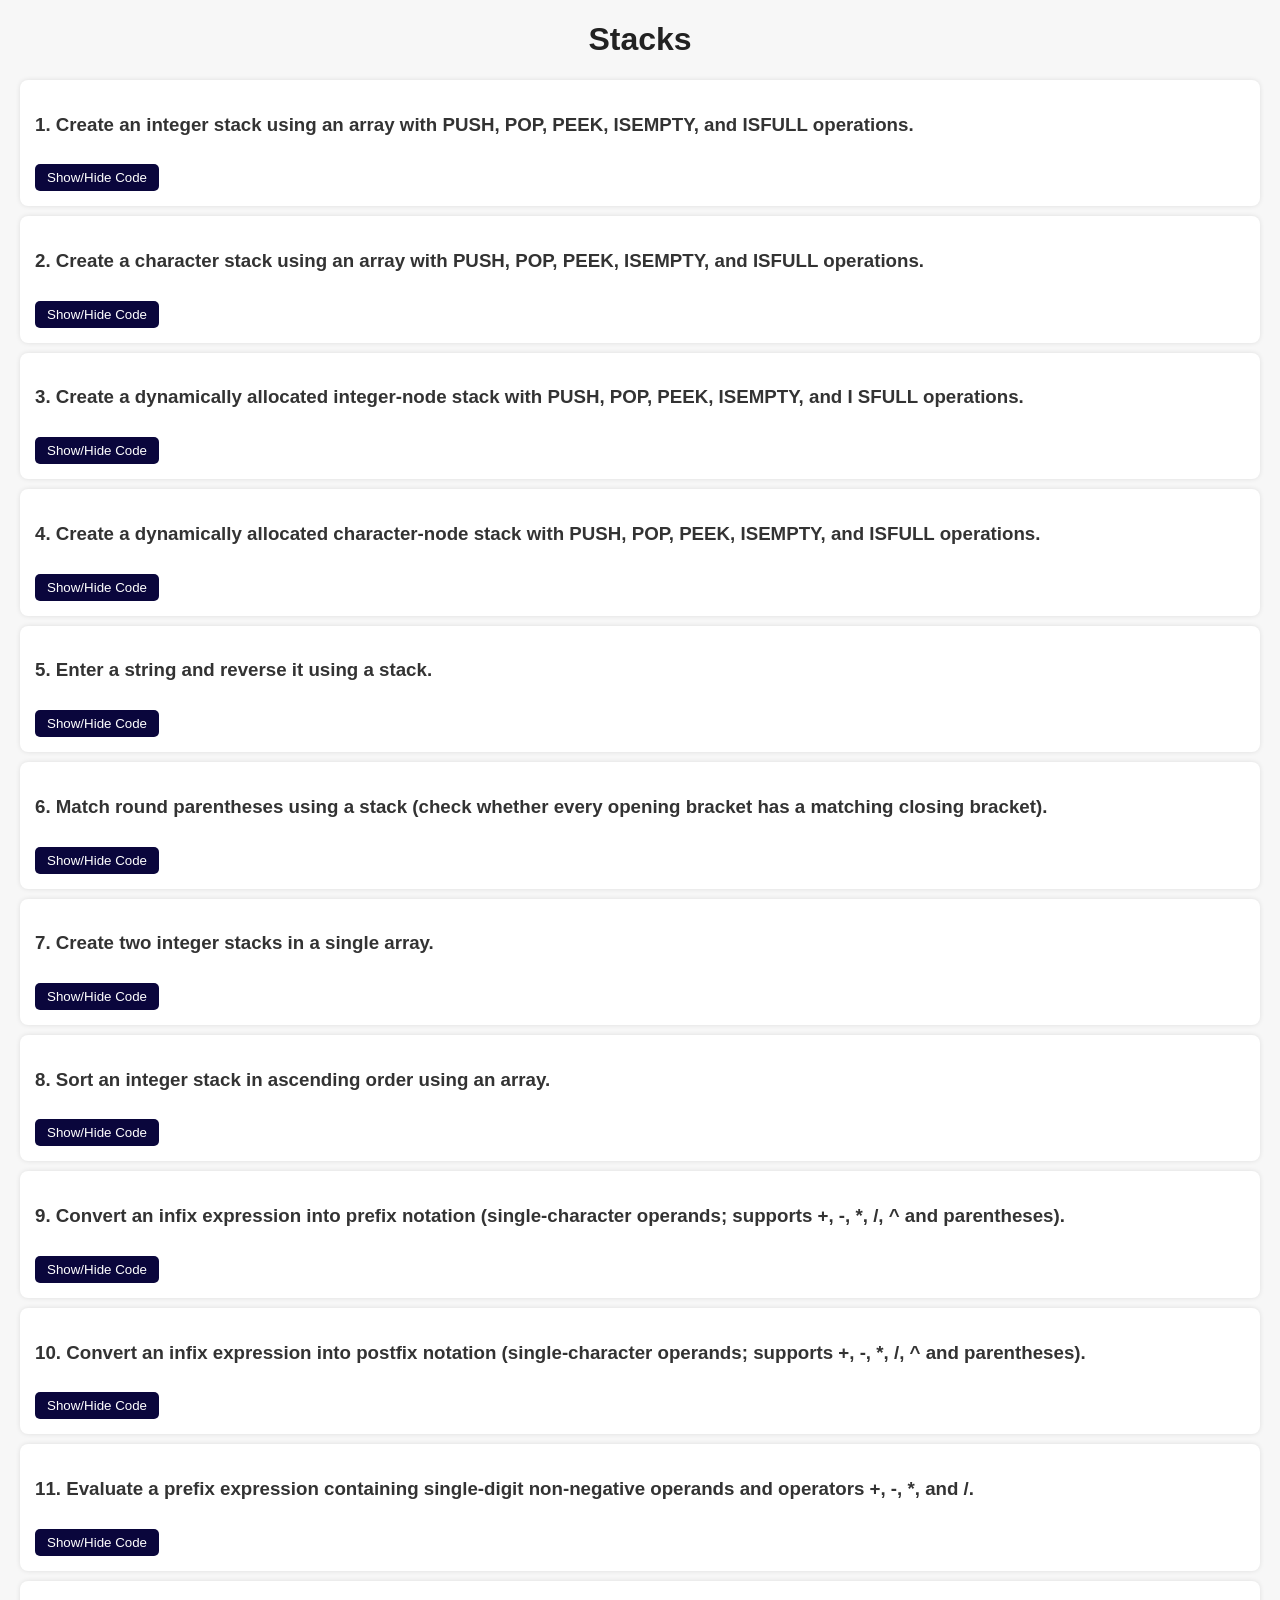
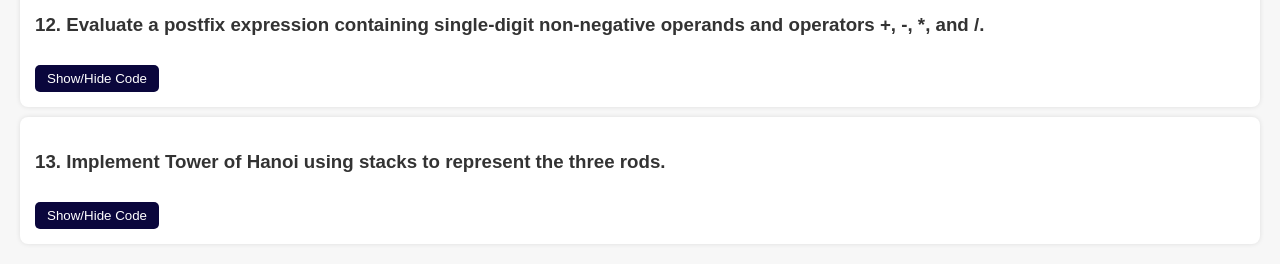
<file: topics/stacks.html>
<!DOCTYPE html>
<html lang="en">
<head>
  <meta charset="UTF-8">
  <meta name="viewport" content="width=device-width, initial-scale=1.0">
  <title>Stacks - C Programs</title>
  <link rel="stylesheet" href="../style.css">
  <script src="../script.js" defer></script>
</head>
<body>
  <h1>Stacks</h1>
  <div class="question">
    <h3>1. Create an integer stack using an array with PUSH, POP, PEEK, ISEMPTY, and ISFULL operations.</h3>
    <button onclick="toggleCode('q1')">Show/Hide Code</button>
    <pre id="q1">
#include &lt;stdio.h&gt;
#define MAX 100
int stack[MAX], top = -1;
int isEmpty() { return top == -1; }
int isFull() { return top == MAX - 1; }
void push(int value) {
    if (isFull()) printf(&quot;Stack is full.\n&quot;);
    else { stack[++top] = value; printf(&quot;%d pushed.\n&quot;, value); }
}
void pop() {
    if (isEmpty()) printf(&quot;Stack is empty.\n&quot;);
    else printf(&quot;Popped: %d\n&quot;, stack[top--]);
}
void peek() {
    if (isEmpty()) printf(&quot;Stack is empty.\n&quot;);
    else printf(&quot;Top: %d\n&quot;, stack[top]);
}
int main() {
    int choice, value;
    while (1) {
        printf(&quot;\n1.Push 2.Pop 3.Peek 4.IsEmpty 5.IsFull 6.Display 7.Exit\nChoice: &quot;);
        scanf(&quot;%d&quot;, &amp;choice);
        if (choice == 1) { printf(&quot;Value: &quot;); scanf(&quot;%d&quot;, &amp;value); push(value); }
        else if (choice == 2) pop();
        else if (choice == 3) peek();
        else if (choice == 4) printf(isEmpty() ? &quot;Stack is empty.\n&quot; : &quot;Stack is not empty.\n&quot;);
        else if (choice == 5) printf(isFull() ? &quot;Stack is full.\n&quot; : &quot;Stack is not full.\n&quot;);
        else if (choice == 6) {
            int i;
            if (isEmpty()) printf(&quot;Stack is empty.\n&quot;);
            else { for (i = top; i &gt;= 0; i--) printf(&quot;%d\n&quot;, stack[i]); }
        } else if (choice == 7) break;
        else printf(&quot;Invalid choice.\n&quot;);
    }
    return 0;
}
    </pre>
  </div>
  <div class="question">
    <h3>2. Create a character stack using an array with PUSH, POP, PEEK, ISEMPTY, and ISFULL operations.</h3>
    <button onclick="toggleCode('q2')">Show/Hide Code</button>
    <pre id="q2">
#include &lt;stdio.h&gt;
#define MAX 100
char stack[MAX]; int top = -1;
int isEmpty() { return top == -1; }
int isFull() { return top == MAX - 1; }
void push(char value) {
    if (isFull()) printf(&quot;Stack is full.\n&quot;);
    else { stack[++top] = value; printf(&quot;%c pushed.\n&quot;, value); }
}
void pop() {
    if (isEmpty()) printf(&quot;Stack is empty.\n&quot;);
    else printf(&quot;Popped: %c\n&quot;, stack[top--]);
}
void peek() {
    if (isEmpty()) printf(&quot;Stack is empty.\n&quot;);
    else printf(&quot;Top: %c\n&quot;, stack[top]);
}
int main() {
    int choice; char value; 
    while (1) {
        printf(&quot;\n1.Push 2.Pop 3.Peek 4.IsEmpty 5.IsFull 6.Display 7.Exit\nChoice: &quot;);
        scanf(&quot;%d&quot;, &amp;choice);
        if (choice == 1) { printf(&quot;Character: &quot;); scanf(&quot; %c&quot;, &amp;value); push(value); }
        else if (choice == 2) pop();
        else if (choice == 3) peek();
        else if (choice == 4) printf(isEmpty() ? &quot;Stack is empty.\n&quot; : &quot;Stack is not empty.\n&quot;);
        else if (choice == 5) printf(isFull() ? &quot;Stack is full.\n&quot; : &quot;Stack is not full.\n&quot;);
        else if (choice == 6) {
            int i;
            if (isEmpty()) printf(&quot;Stack is empty.\n&quot;);
            else for (i = top; i &gt;= 0; i--) printf(&quot;%c\n&quot;, stack[i]);
        } else if (choice == 7) break;
        else printf(&quot;Invalid choice.\n&quot;);
    }
    return 0;
}
    </pre>
  </div>
  <div class="question">
    <h3>3. Create a dynamically allocated integer-node stack with PUSH, POP, PEEK, ISEMPTY, and I SFULL operations.</h3>
    <button onclick="toggleCode('q3')">Show/Hide Code</button>
    <pre id="q3">
#include &lt;stdio.h&gt;
#include &lt;stdlib.h&gt;
typedef struct Node { int data; struct Node *next; } Node;
Node *top = NULL;
int isEmpty() { return top == NULL; }
int isFull() {
    Node *p = (Node *)malloc(sizeof(Node));
    if (p == NULL) return 1;
    free(p); return 0;
}
void push(int value) {
    Node *p = (Node *)malloc(sizeof(Node));
    if (p == NULL) { printf(&quot;Stack is full (memory unavailable).\n&quot;); return; }
    p-&gt;data = value; p-&gt;next = top; top = p;
    printf(&quot;%d pushed.\n&quot;, value);
}
void pop() {
    Node *p;
    if (isEmpty()) { printf(&quot;Stack is empty.\n&quot;); return; }
    p = top; printf(&quot;Popped: %d\n&quot;, p-&gt;data); top = top-&gt;next; free(p);
}
void peek() {
    if (isEmpty()) printf(&quot;Stack is empty.\n&quot;);
    else printf(&quot;Top: %d\n&quot;, top-&gt;data);
}
int main() {
    int choice, value; Node *p;
    while (1) {
        printf(&quot;\n1.Push 2.Pop 3.Peek 4.IsEmpty 5.IsFull 6.Display 7.Exit\nChoice: &quot;);
        scanf(&quot;%d&quot;, &amp;choice);
        if (choice == 1) { printf(&quot;Value: &quot;); scanf(&quot;%d&quot;, &amp;value); push(value); }
        else if (choice == 2) pop();
        else if (choice == 3) peek();
        else if (choice == 4) printf(isEmpty() ? &quot;Stack is empty.\n&quot; : &quot;Stack is not empty.\n&quot;);
        else if (choice == 5) printf(isFull() ? &quot;Stack is full (memory unavailable).\n&quot; : &quot;Stack is not full.\n&quot;);
        else if (choice == 6) {
            for (p = top; p != NULL; p = p-&gt;next) printf(&quot;%d\n&quot;, p-&gt;data);
            if (isEmpty()) printf(&quot;Stack is empty.\n&quot;);
        } else if (choice == 7) break;
        else printf(&quot;Invalid choice.\n&quot;);
    }
    while (top != NULL) pop();
    return 0;
}
    </pre>
  </div>
  <div class="question">
    <h3>4. Create a dynamically allocated character-node stack with PUSH, POP, PEEK, ISEMPTY, and ISFULL operations.</h3>
    <button onclick="toggleCode('q4')">Show/Hide Code</button>
    <pre id="q4">
#include &lt;stdio.h&gt;
#include &lt;stdlib.h&gt;
typedef struct Node { char data; struct Node *next; } Node;
Node *top = NULL;
int isEmpty() { return top == NULL; }
int isFull() {
    Node *p = (Node *)malloc(sizeof(Node));
    if (p == NULL) return 1;
    free(p); return 0;
}
void push(char value) {
    Node *p = (Node *)malloc(sizeof(Node));
    if (p == NULL) { printf(&quot;Stack is full (memory unavailable).\n&quot;); return; }
    p-&gt;data = value; p-&gt;next = top; top = p;
    printf(&quot;%c pushed.\n&quot;, value);
}
void pop() {
    Node *p;
    if (isEmpty()) { printf(&quot;Stack is empty.\n&quot;); return; }
    p = top; printf(&quot;Popped: %c\n&quot;, p-&gt;data); top = top-&gt;next; free(p);
}
void peek() {
    if (isEmpty()) printf(&quot;Stack is empty.\n&quot;);
    else printf(&quot;Top: %c\n&quot;, top-&gt;data);
}
int main() {
    int choice; char value; Node *p;
    while (1) {
        printf(&quot;\n1.Push 2.Pop 3.Peek 4.IsEmpty 5.IsFull 6.Display 7.Exit\nChoice: &quot;);
        scanf(&quot;%d&quot;, &amp;choice);
        if (choice == 1) { printf(&quot;Character: &quot;); scanf(&quot; %c&quot;, &amp;value); push(value); }
        else if (choice == 2) pop();
        else if (choice == 3) peek();
        else if (choice == 4) printf(isEmpty() ? &quot;Stack is empty.\n&quot; : &quot;Stack is not empty.\n&quot;);
        else if (choice == 5) printf(isFull() ? &quot;Stack is full (memory unavailable).\n&quot; : &quot;Stack is not full.\n&quot;);
        else if (choice == 6) {
            for (p = top; p != NULL; p = p-&gt;next) printf(&quot;%c\n&quot;, p-&gt;data);
            if (isEmpty()) printf(&quot;Stack is empty.\n&quot;);
        } else if (choice == 7) break;
        else printf(&quot;Invalid choice.\n&quot;);
    }
    while (top != NULL) pop();
    return 0;
}
    </pre>
  </div>
  <div class="question">
    <h3>5. Enter a string and reverse it using a stack.</h3>
    <button onclick="toggleCode('q5')">Show/Hide Code</button>
    <pre id="q5">
#include &lt;stdio.h&gt;
#include &lt;string.h&gt;
#define MAX 500
int main() {
    char s[MAX], stack[MAX]; int top = -1, i;
    printf(&quot;Enter a string: &quot;);
    fgets(s, sizeof(s), stdin);
    s[strcspn(s, &quot;\n&quot;)] = &#x27;\0&#x27;;
    for (i = 0; s[i] != &#x27;\0&#x27;; i++) stack[++top] = s[i];
    printf(&quot;Reversed string: &quot;);
    while (top &gt;= 0) putchar(stack[top--]);
    printf(&quot;\n&quot;);
    return 0;
}
    </pre>
  </div>
  <div class="question">
    <h3>6. Match round parentheses using a stack (check whether every opening bracket has a matching closing bracket).</h3>
    <button onclick="toggleCode('q6')">Show/Hide Code</button>
    <pre id="q6">
#include &lt;stdio.h&gt;
#include &lt;string.h&gt;
#define MAX 500
int main() {
    char s[MAX], stack[MAX]; int top = -1, i, valid = 1;
    printf(&quot;Enter an expression: &quot;);
    fgets(s, sizeof(s), stdin);
    for (i = 0; s[i] != &#x27;\0&#x27;; i++) {
        if (s[i] == &#x27;(&#x27;) stack[++top] = &#x27;(&#x27;;
        else if (s[i] == &#x27;)&#x27;) {
            if (top == -1) { valid = 0; break; }
            top--;
        }
    }
    if (top != -1) valid = 0;
    if (valid) printf(&quot;Parentheses are balanced.\n&quot;);
    else printf(&quot;Parentheses are not balanced.\n&quot;);
    return 0;
}
    </pre>
  </div>
  <div class="question">
    <h3>7. Create two integer stacks in a single array.</h3>
    <button onclick="toggleCode('q7')">Show/Hide Code</button>
    <pre id="q7">
#include &lt;stdio.h&gt;
#define MAX 100
int a[MAX], top1 = -1, top2 = MAX;
int main() {
    int choice, stackNo, value, i;
    while (1) {
        printf(&quot;\n1.Push 2.Pop 3.Display 4.Exit\nChoice: &quot;);
        scanf(&quot;%d&quot;, &amp;choice);
        if (choice == 4) break;
        if (choice == 1) {
            printf(&quot;Stack number (1 or 2): &quot;); scanf(&quot;%d&quot;, &amp;stackNo);
            printf(&quot;Value: &quot;); scanf(&quot;%d&quot;, &amp;value);
            if (top1 + 1 == top2) printf(&quot;Combined array is full.\n&quot;);
            else if (stackNo == 1) a[++top1] = value;
            else if (stackNo == 2) a[--top2] = value;
            else printf(&quot;Invalid stack number.\n&quot;);
        } else if (choice == 2) {
            printf(&quot;Stack number (1 or 2): &quot;); scanf(&quot;%d&quot;, &amp;stackNo);
            if (stackNo == 1) {
                if (top1 == -1) printf(&quot;Stack 1 is empty.\n&quot;);
                else printf(&quot;Popped from stack 1: %d\n&quot;, a[top1--]);
            } else if (stackNo == 2) {
                if (top2 == MAX) printf(&quot;Stack 2 is empty.\n&quot;);
                else printf(&quot;Popped from stack 2: %d\n&quot;, a[top2++]);
            } else printf(&quot;Invalid stack number.\n&quot;);
        } else if (choice == 3) {
            printf(&quot;Stack 1: &quot;);
            for (i = top1; i &gt;= 0; i--) printf(&quot;%d &quot;, a[i]);
            printf(&quot;\nStack 2: &quot;);
            for (i = top2; i &lt; MAX; i++) printf(&quot;%d &quot;, a[i]);
            printf(&quot;\n&quot;);
        } else printf(&quot;Invalid choice.\n&quot;);
    }
    return 0;
}
    </pre>
  </div>
  <div class="question">
    <h3>8. Sort an integer stack in ascending order using an array.</h3>
    <button onclick="toggleCode('q8')">Show/Hide Code</button>
    <pre id="q8">
#include &lt;stdio.h&gt;
#define MAX 100
int main() {
    int s[MAX], temp[MAX], n, i, j, x, top = -1, ttop = -1;
    printf(&quot;Enter number of elements (1-100): &quot;); scanf(&quot;%d&quot;, &amp;n);
    if (n &lt; 1 || n &gt; MAX) { printf(&quot;Invalid size.\n&quot;); return 0; }
    printf(&quot;Enter stack elements from bottom to top: &quot;);
    for (i = 0; i &lt; n; i++) { scanf(&quot;%d&quot;, &amp;x); s[++top] = x; }
    while (top &gt;= 0) {
        x = s[top--];
        while (ttop &gt;= 0 &amp;&amp; temp[ttop] &gt; x) s[++top] = temp[ttop--];
        temp[++ttop] = x;
    }
    printf(&quot;Stack sorted in ascending order (bottom to top): &quot;);
    for (i = 0; i &lt;= ttop; i++) printf(&quot;%d &quot;, temp[i]);
    printf(&quot;\n&quot;);
    return 0;
}
    </pre>
  </div>
  <div class="question">
    <h3>9. Convert an infix expression into prefix notation (single-character operands; supports +, -, *, /, ^ and parentheses).</h3>
    <button onclick="toggleCode('q9')">Show/Hide Code</button>
    <pre id="q9">
#include &lt;stdio.h&gt;
#include &lt;string.h&gt;
#include &lt;ctype.h&gt;
#define MAX 300
int prec(char c) {
    if (c == &#x27;^&#x27;) return 3;
    if (c == &#x27;*&#x27; || c == &#x27;/&#x27;) return 2;
    if (c == &#x27;+&#x27; || c == &#x27;-&#x27;) return 1;
    return 0;
}
int main() {
    char infix[MAX], rev[MAX], stack[MAX], post[MAX], prefix[MAX];
    int i, j = 0, top = -1, k = 0, len;
    printf(&quot;Enter infix expression: &quot;); fgets(infix, sizeof(infix), stdin);
    infix[strcspn(infix, &quot;\n&quot;)] = &#x27;\0&#x27;; len = (int)strlen(infix);
    for (i = len - 1; i &gt;= 0; i--) {
        if (infix[i] == &#x27;(&#x27;) rev[j++] = &#x27;)&#x27;;
        else if (infix[i] == &#x27;)&#x27;) rev[j++] = &#x27;(&#x27;;
        else if (!isspace((unsigned char)infix[i])) rev[j++] = infix[i];
    }
    rev[j] = &#x27;\0&#x27;;
    for (i = 0; rev[i] != &#x27;\0&#x27;; i++) {
        char c = rev[i];
        if (isalnum((unsigned char)c)) post[k++] = c;
        else if (c == &#x27;(&#x27;) stack[++top] = c;
        else if (c == &#x27;)&#x27;) {
            while (top &gt;= 0 &amp;&amp; stack[top] != &#x27;(&#x27;) post[k++] = stack[top--];
            if (top &gt;= 0) top--;
        } else {
            while (top &gt;= 0 &amp;&amp; stack[top] != &#x27;(&#x27; &amp;&amp;
                  (prec(stack[top]) &gt; prec(c) ||
                  (prec(stack[top]) == prec(c) &amp;&amp; c == &#x27;^&#x27;)))
                post[k++] = stack[top--];
            stack[++top] = c;
        }
    }
    while (top &gt;= 0) post[k++] = stack[top--];
    post[k] = &#x27;\0&#x27;;
    for (i = k - 1; i &gt;= 0; i--) prefix[k - 1 - i] = post[i];
    prefix[k] = &#x27;\0&#x27;;
    printf(&quot;Prefix expression: %s\n&quot;, prefix);
    return 0;
}
    </pre>
  </div>
  <div class="question">
    <h3>10. Convert an infix expression into postfix notation (single-character operands; supports +, -, *, /, ^ and parentheses).</h3>
    <button onclick="toggleCode('q10')">Show/Hide Code</button>
    <pre id="q10">
#include &lt;stdio.h&gt;
#include &lt;string.h&gt;
#include &lt;ctype.h&gt;
#define MAX 300
int prec(char c) {
    if (c == &#x27;^&#x27;) return 3;
    if (c == &#x27;*&#x27; || c == &#x27;/&#x27;) return 2;
    if (c == &#x27;+&#x27; || c == &#x27;-&#x27;) return 1;
    return 0;
}
int main() {
    char s[MAX], stack[MAX], out[MAX]; int i, top = -1, k = 0;
    printf(&quot;Enter infix expression: &quot;); fgets(s, sizeof(s), stdin);
    for (i = 0; s[i] != &#x27;\0&#x27; &amp;&amp; s[i] != &#x27;\n&#x27;; i++) {
        char c = s[i];
        if (isspace((unsigned char)c)) continue;
        if (isalnum((unsigned char)c)) out[k++] = c;
        else if (c == &#x27;(&#x27;) stack[++top] = c;
        else if (c == &#x27;)&#x27;) {
            while (top &gt;= 0 &amp;&amp; stack[top] != &#x27;(&#x27;) out[k++] = stack[top--];
            if (top &gt;= 0) top--;
        } else {
            while (top &gt;= 0 &amp;&amp; stack[top] != &#x27;(&#x27; &amp;&amp;
                  (prec(stack[top]) &gt; prec(c) ||
                  (prec(stack[top]) == prec(c) &amp;&amp; c != &#x27;^&#x27;)))
                out[k++] = stack[top--];
            stack[++top] = c;
        }
    }
    while (top &gt;= 0) out[k++] = stack[top--];
    out[k] = &#x27;\0&#x27;;
    printf(&quot;Postfix expression: %s\n&quot;, out);
    return 0;
}
    </pre>
  </div>
  <div class="question">
    <h3>11. Evaluate a prefix expression containing single-digit non-negative operands and operators +, -, *, and /.</h3>
    <button onclick="toggleCode('q11')">Show/Hide Code</button>
    <pre id="q11">
#include &lt;stdio.h&gt;
#include &lt;string.h&gt;
#include &lt;ctype.h&gt;
#define MAX 300
int main() {
    char s[MAX]; int st[MAX], top = -1, i;
    printf(&quot;Enter prefix expression (single digits, no spaces): &quot;);
    scanf(&quot;%299s&quot;, s);
    for (i = (int)strlen(s) - 1; i &gt;= 0; i--) {
        char c = s[i];
        if (isdigit((unsigned char)c)) st[++top] = c - &#x27;0&#x27;;
        else if (c == &#x27;+&#x27; || c == &#x27;-&#x27; || c == &#x27;*&#x27; || c == &#x27;/&#x27;) {
            int a, b;
            if (top &lt; 1) { printf(&quot;Invalid expression.\n&quot;); return 0; }
            a = st[top--]; b = st[top--];
            if (c == &#x27;+&#x27;) st[++top] = a + b;
            else if (c == &#x27;-&#x27;) st[++top] = a - b;
            else if (c == &#x27;*&#x27;) st[++top] = a * b;
            else {
                if (b == 0) { printf(&quot;Division by zero.\n&quot;); return 0; }
                st[++top] = a / b;
            }
        } else { printf(&quot;Unsupported character.\n&quot;); return 0; }
    }
    if (top == 0) printf(&quot;Result = %d\n&quot;, st[top]);
    else printf(&quot;Invalid expression.\n&quot;);
    return 0;
}
    </pre>
  </div>
  <div class="question">
    <h3>12. Evaluate a postfix expression containing single-digit non-negative operands and operators +, -, *, and /.</h3>
    <button onclick="toggleCode('q12')">Show/Hide Code</button>
    <pre id="q12">
#include &lt;stdio.h&gt;
#include &lt;string.h&gt;
#include &lt;ctype.h&gt;
#define MAX 300
int main() {
    char s[MAX]; int st[MAX], top = -1, i;
    printf(&quot;Enter postfix expression (single digits, no spaces): &quot;);
    scanf(&quot;%299s&quot;, s);
    for (i = 0; s[i] != &#x27;\0&#x27;; i++) {
        char c = s[i];
        if (isdigit((unsigned char)c)) st[++top] = c - &#x27;0&#x27;;
        else if (c == &#x27;+&#x27; || c == &#x27;-&#x27; || c == &#x27;*&#x27; || c == &#x27;/&#x27;) {
            int b, a;
            if (top &lt; 1) { printf(&quot;Invalid expression.\n&quot;); return 0; }
            b = st[top--]; a = st[top--];
            if (c == &#x27;+&#x27;) st[++top] = a + b;
            else if (c == &#x27;-&#x27;) st[++top] = a - b;
            else if (c == &#x27;*&#x27;) st[++top] = a * b;
            else {
                if (b == 0) { printf(&quot;Division by zero.\n&quot;); return 0; }
                st[++top] = a / b;
            }
        } else { printf(&quot;Unsupported character.\n&quot;); return 0; }
    }
    if (top == 0) printf(&quot;Result = %d\n&quot;, st[top]);
    else printf(&quot;Invalid expression.\n&quot;);
    return 0;
}
    </pre>
  </div>
  <div class="question">
    <h3>13. Implement Tower of Hanoi using stacks to represent the three rods.</h3>
    <button onclick="toggleCode('q13')">Show/Hide Code</button>
    <pre id="q13">
#include &lt;stdio.h&gt;
#define MAX 20
int rods[3][MAX], top[3] = {-1, -1, -1};
char names[3] = {&#x27;A&#x27;, &#x27;B&#x27;, &#x27;C&#x27;};
void push(int rod, int disk) { rods[rod][++top[rod]] = disk; }
int pop(int rod) { return rods[rod][top[rod]--]; }
void moveDisk(int from, int to) {
    int disk = pop(from);
    push(to, disk);
    printf(&quot;Move disk %d from rod %c to rod %c\n&quot;, disk, names[from], names[to]);
}
void hanoi(int n, int from, int to, int aux) {
    if (n == 1) { moveDisk(from, to); return; }
    hanoi(n - 1, from, aux, to);
    moveDisk(from, to);
    hanoi(n - 1, aux, to, from);
}
int main() {
    int n, i;
    printf(&quot;Enter number of disks (1-20): &quot;); scanf(&quot;%d&quot;, &amp;n);
    if (n &lt; 1 || n &gt; 20) { printf(&quot;Invalid number of disks.\n&quot;); return 0; }
    for (i = n; i &gt;= 1; i--) push(0, i);
    printf(&quot;Steps to solve Tower of Hanoi:\n&quot;);
    hanoi(n, 0, 2, 1);
    return 0;
}
    </pre>
  </div>
</body>
</html>
</file>
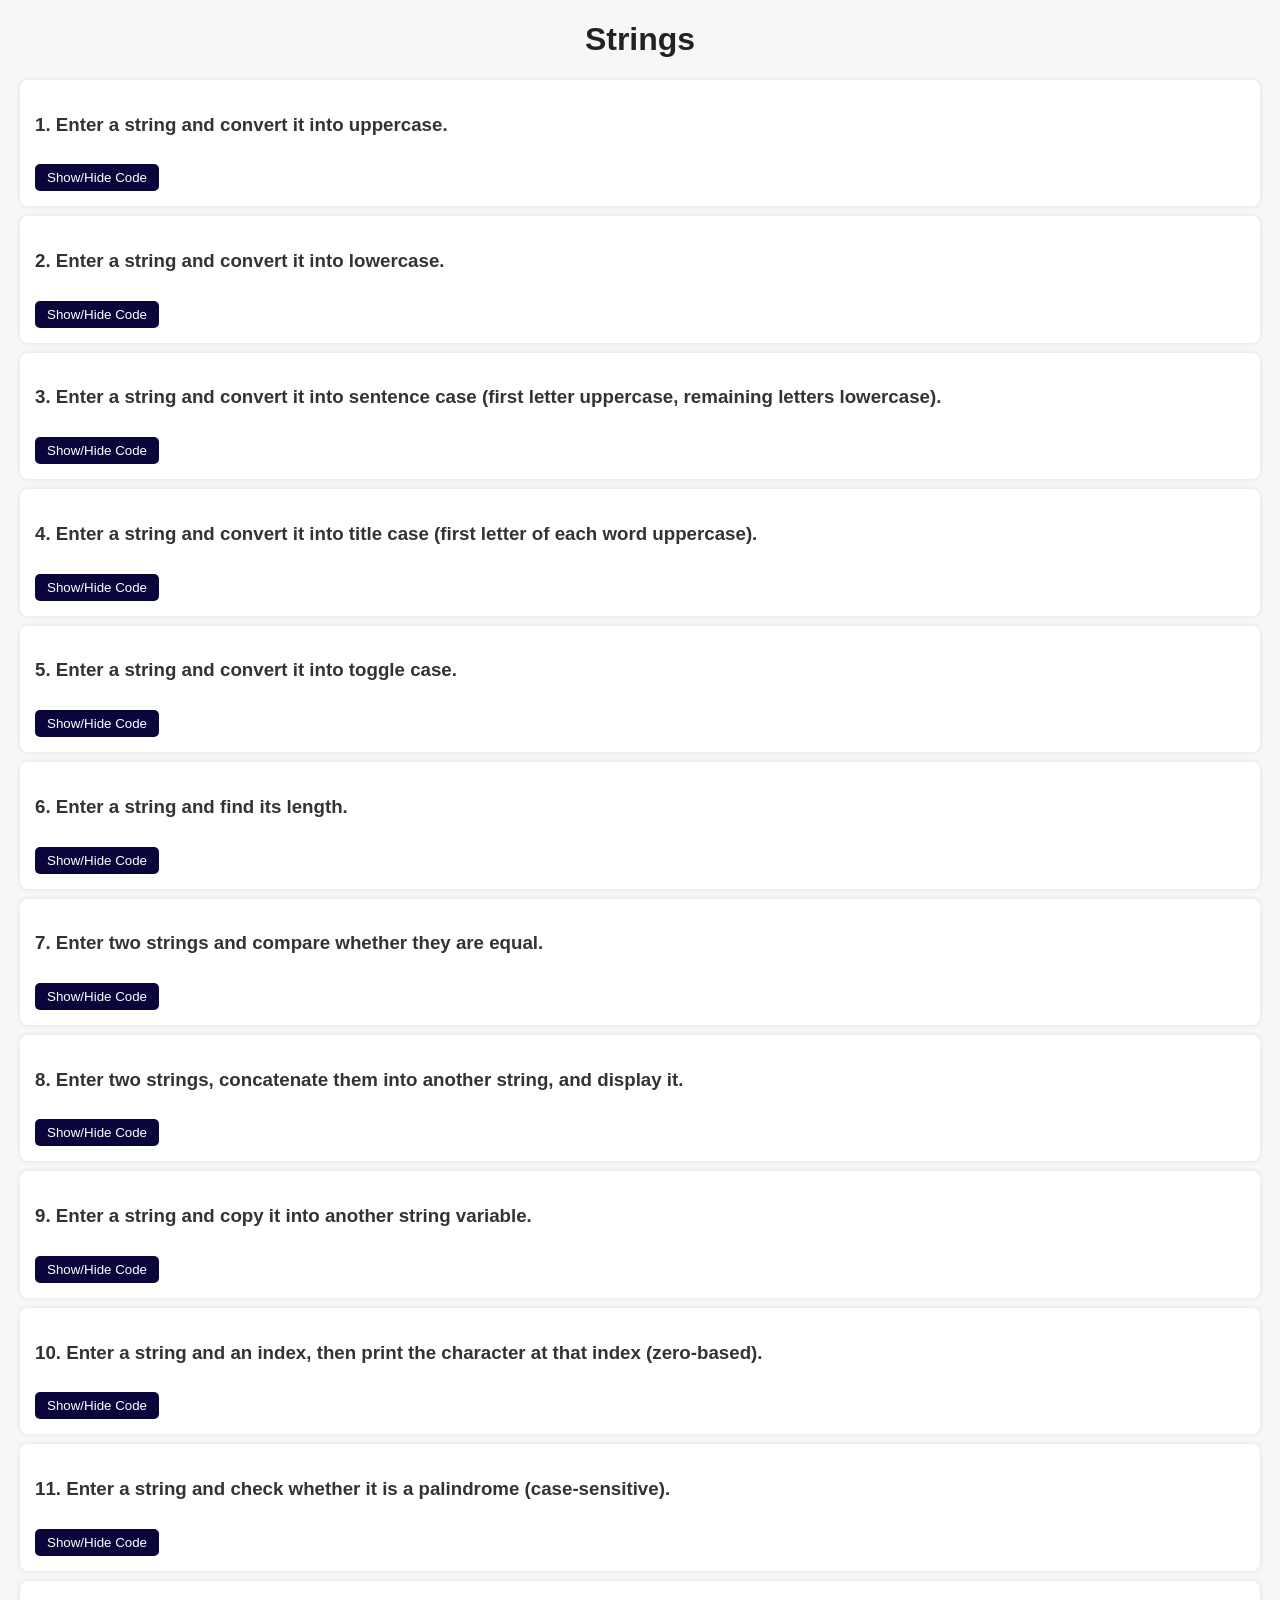
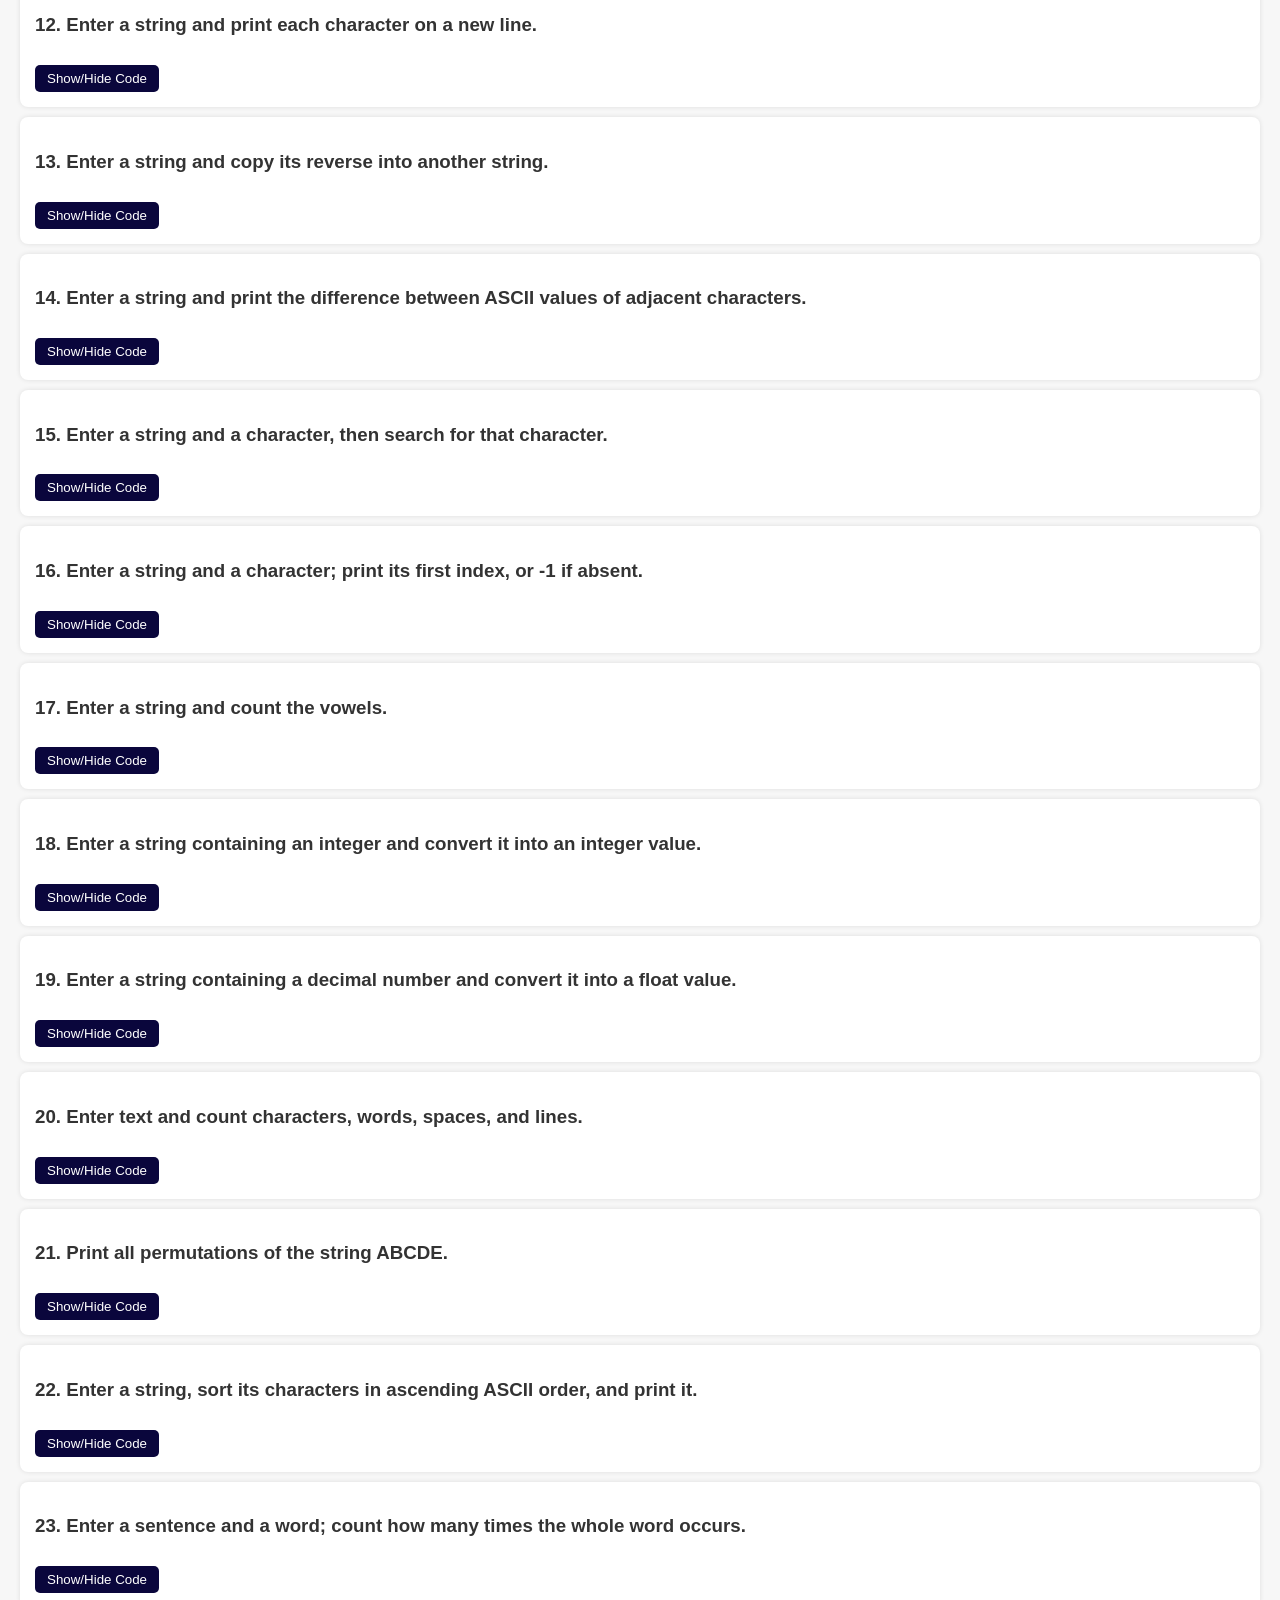
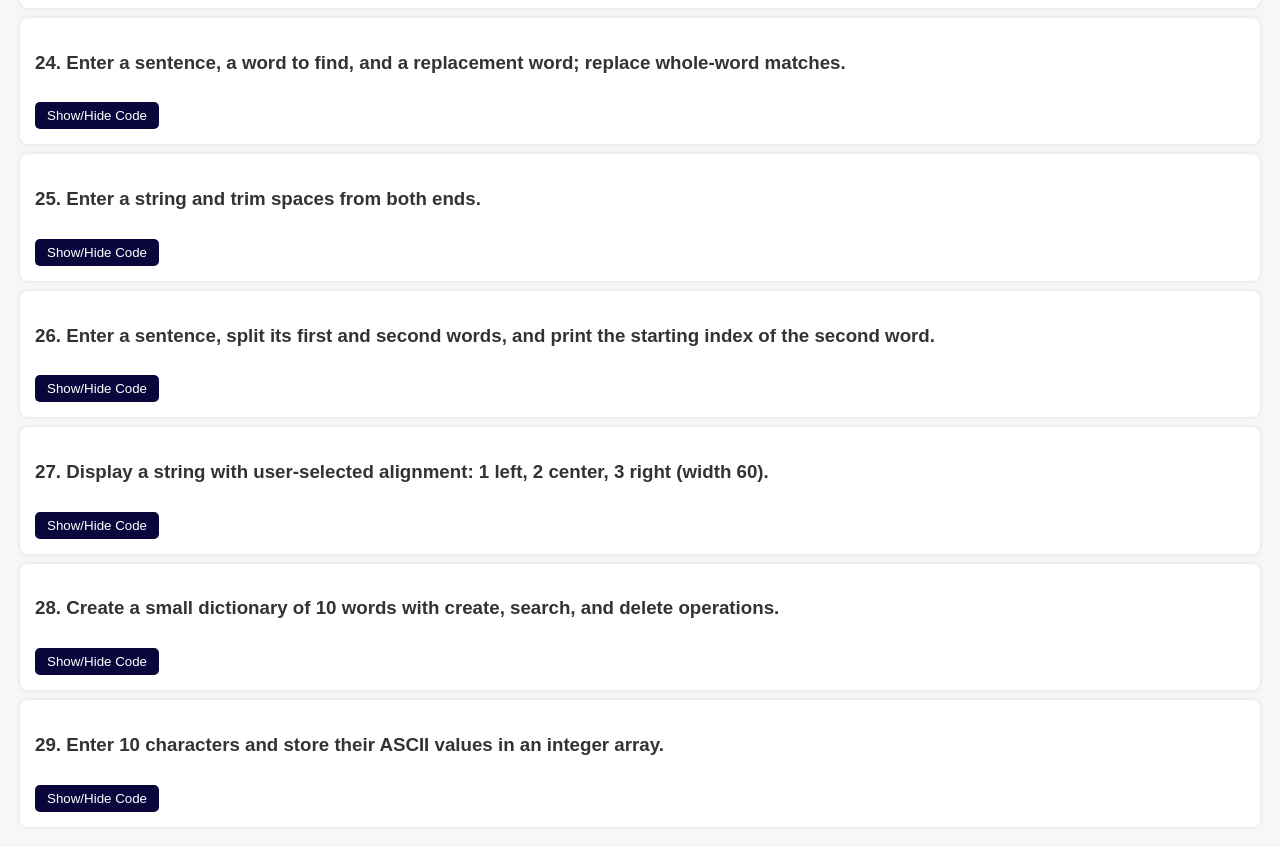
<file: topics/strings.html>
<!DOCTYPE html>
<html lang="en">
<head>
  <meta charset="UTF-8">
  <meta name="viewport" content="width=device-width, initial-scale=1.0">
  <title>Strings - C Programs</title>
  <link rel="stylesheet" href="../style.css">
  <script src="../script.js" defer></script>
</head>
<body>
  <h1>Strings</h1>
  <div class="question">
    <h3>1. Enter a string and convert it into uppercase.</h3>
    <button onclick="toggleCode('q1')">Show/Hide Code</button>
    <pre id="q1">
#include &lt;stdio.h&gt;
#include &lt;ctype.h&gt;
int main() {
    char s[500]; int i;
    printf(&quot;Enter a string: &quot;);
    fgets(s, sizeof(s), stdin);
    for (i = 0; s[i] != &#x27;\0&#x27;; i++) s[i] = (char)toupper((unsigned char)s[i]);
    printf(&quot;Uppercase: %s&quot;, s);
    return 0;
}
    </pre>
  </div>
  <div class="question">
    <h3>2. Enter a string and convert it into lowercase.</h3>
    <button onclick="toggleCode('q2')">Show/Hide Code</button>
    <pre id="q2">
#include &lt;stdio.h&gt;
#include &lt;ctype.h&gt;
int main() {
    char s[500]; int i;
    printf(&quot;Enter a string: &quot;);
    fgets(s, sizeof(s), stdin);
    for (i = 0; s[i] != &#x27;\0&#x27;; i++) s[i] = (char)tolower((unsigned char)s[i]);
    printf(&quot;Lowercase: %s&quot;, s);
    return 0;
}
    </pre>
  </div>
  <div class="question">
    <h3>3. Enter a string and convert it into sentence case (first letter uppercase, remaining letters lowercase).</h3>
    <button onclick="toggleCode('q3')">Show/Hide Code</button>
    <pre id="q3">
#include &lt;stdio.h&gt;
#include &lt;ctype.h&gt;
int main() {
    char s[500]; int i, first = 1;
    printf(&quot;Enter a sentence: &quot;);
    fgets(s, sizeof(s), stdin);
    for (i = 0; s[i] != &#x27;\0&#x27;; i++) {
        if (isalpha((unsigned char)s[i])) {
            s[i] = (char)(first ? toupper((unsigned char)s[i]) : tolower((unsigned char)s[i]));
            first = 0;
        }
    }
    printf(&quot;Sentence case: %s&quot;, s);
    return 0;
}
    </pre>
  </div>
  <div class="question">
    <h3>4. Enter a string and convert it into title case (first letter of each word uppercase).</h3>
    <button onclick="toggleCode('q4')">Show/Hide Code</button>
    <pre id="q4">
#include &lt;stdio.h&gt;
#include &lt;ctype.h&gt;
int main() {
    char s[500]; int i, newWord = 1;
    printf(&quot;Enter a sentence: &quot;);
    fgets(s, sizeof(s), stdin);
    for (i = 0; s[i] != &#x27;\0&#x27;; i++) {
        if (isspace((unsigned char)s[i])) newWord = 1;
        else {
            s[i] = (char)(newWord ? toupper((unsigned char)s[i]) : tolower((unsigned char)s[i]));
            newWord = 0;
        }
    }
    printf(&quot;Title case: %s&quot;, s);
    return 0;
}
    </pre>
  </div>
  <div class="question">
    <h3>5. Enter a string and convert it into toggle case.</h3>
    <button onclick="toggleCode('q5')">Show/Hide Code</button>
    <pre id="q5">
#include &lt;stdio.h&gt;
#include &lt;ctype.h&gt;
int main() {
    char s[500]; int i;
    printf(&quot;Enter a string: &quot;);
    fgets(s, sizeof(s), stdin);
    for (i = 0; s[i] != &#x27;\0&#x27;; i++) {
        if (islower((unsigned char)s[i])) s[i] = (char)toupper((unsigned char)s[i]);
        else if (isupper((unsigned char)s[i])) s[i] = (char)tolower((unsigned char)s[i]);
    }
    printf(&quot;Toggle case: %s&quot;, s);
    return 0;
}
    </pre>
  </div>
  <div class="question">
    <h3>6. Enter a string and find its length.</h3>
    <button onclick="toggleCode('q6')">Show/Hide Code</button>
    <pre id="q6">
#include &lt;stdio.h&gt;
int main() {
    char s[500]; int i = 0;
    printf(&quot;Enter a string: &quot;);
    fgets(s, sizeof(s), stdin);
    while (s[i] != &#x27;\0&#x27; &amp;&amp; s[i] != &#x27;\n&#x27;) i++;
    printf(&quot;Length = %d\n&quot;, i);
    return 0;
}
    </pre>
  </div>
  <div class="question">
    <h3>7. Enter two strings and compare whether they are equal.</h3>
    <button onclick="toggleCode('q7')">Show/Hide Code</button>
    <pre id="q7">
#include &lt;stdio.h&gt;
#include &lt;string.h&gt;
int main() {
    char a[300], b[300];
    printf(&quot;Enter first string: &quot;); fgets(a, sizeof(a), stdin);
    printf(&quot;Enter second string: &quot;); fgets(b, sizeof(b), stdin);
    a[strcspn(a, &quot;\n&quot;)] = &#x27;\0&#x27;; b[strcspn(b, &quot;\n&quot;)] = &#x27;\0&#x27;;
    if (strcmp(a, b) == 0) printf(&quot;Strings are equal.\n&quot;);
    else printf(&quot;Strings are not equal.\n&quot;);
    return 0;
}
    </pre>
  </div>
  <div class="question">
    <h3>8. Enter two strings, concatenate them into another string, and display it.</h3>
    <button onclick="toggleCode('q8')">Show/Hide Code</button>
    <pre id="q8">
#include &lt;stdio.h&gt;
#include &lt;string.h&gt;
int main() {
    char a[200], b[200], result[400];
    printf(&quot;Enter first string: &quot;); fgets(a, sizeof(a), stdin);
    printf(&quot;Enter second string: &quot;); fgets(b, sizeof(b), stdin);
    a[strcspn(a, &quot;\n&quot;)] = &#x27;\0&#x27;; b[strcspn(b, &quot;\n&quot;)] = &#x27;\0&#x27;;
    strcpy(result, a);
    strcat(result, b);
    printf(&quot;Concatenated string: %s\n&quot;, result);
    return 0;
}
    </pre>
  </div>
  <div class="question">
    <h3>9. Enter a string and copy it into another string variable.</h3>
    <button onclick="toggleCode('q9')">Show/Hide Code</button>
    <pre id="q9">
#include &lt;stdio.h&gt;
#include &lt;string.h&gt;
int main() {
    char source[300], copy[300];
    printf(&quot;Enter a string: &quot;); fgets(source, sizeof(source), stdin);
    source[strcspn(source, &quot;\n&quot;)] = &#x27;\0&#x27;;
    strcpy(copy, source);
    printf(&quot;Copied string: %s\n&quot;, copy);
    return 0;
}
    </pre>
  </div>
  <div class="question">
    <h3>10. Enter a string and an index, then print the character at that index (zero-based).</h3>
    <button onclick="toggleCode('q10')">Show/Hide Code</button>
    <pre id="q10">
#include &lt;stdio.h&gt;
#include &lt;string.h&gt;
int main() {
    char s[300]; int index, len;
    printf(&quot;Enter a string: &quot;); fgets(s, sizeof(s), stdin);
    s[strcspn(s, &quot;\n&quot;)] = &#x27;\0&#x27;; len = (int)strlen(s);
    printf(&quot;Enter index (starting from 0): &quot;); scanf(&quot;%d&quot;, &amp;index);
    if (index &gt;= 0 &amp;&amp; index &lt; len) printf(&quot;Character = %c\n&quot;, s[index]);
    else printf(&quot;Invalid index.\n&quot;);
    return 0;
}
    </pre>
  </div>
  <div class="question">
    <h3>11. Enter a string and check whether it is a palindrome (case-sensitive).</h3>
    <button onclick="toggleCode('q11')">Show/Hide Code</button>
    <pre id="q11">
#include &lt;stdio.h&gt;
#include &lt;string.h&gt;
int main() {
    char s[300]; int i, j, ok = 1;
    printf(&quot;Enter a string: &quot;); fgets(s, sizeof(s), stdin);
    s[strcspn(s, &quot;\n&quot;)] = &#x27;\0&#x27;; i = 0; j = (int)strlen(s) - 1;
    while (i &lt; j) { if (s[i] != s[j]) ok = 0; i++; j--; }
    if (ok) printf(&quot;Palindrome\n&quot;); else printf(&quot;Not a palindrome\n&quot;);
    return 0;
}
    </pre>
  </div>
  <div class="question">
    <h3>12. Enter a string and print each character on a new line.</h3>
    <button onclick="toggleCode('q12')">Show/Hide Code</button>
    <pre id="q12">
#include &lt;stdio.h&gt;
int main() {
    char s[300]; int i;
    printf(&quot;Enter a string: &quot;); fgets(s, sizeof(s), stdin);
    for (i = 0; s[i] != &#x27;\0&#x27; &amp;&amp; s[i] != &#x27;\n&#x27;; i++) printf(&quot;%c\n&quot;, s[i]);
    return 0;
}
    </pre>
  </div>
  <div class="question">
    <h3>13. Enter a string and copy its reverse into another string.</h3>
    <button onclick="toggleCode('q13')">Show/Hide Code</button>
    <pre id="q13">
#include &lt;stdio.h&gt;
#include &lt;string.h&gt;
int main() {
    char s[300], rev[300]; int i, len;
    printf(&quot;Enter a string: &quot;); fgets(s, sizeof(s), stdin);
    s[strcspn(s, &quot;\n&quot;)] = &#x27;\0&#x27;; len = (int)strlen(s);
    for (i = 0; i &lt; len; i++) rev[i] = s[len - 1 - i];
    rev[len] = &#x27;\0&#x27;;
    printf(&quot;Reversed copy: %s\n&quot;, rev);
    return 0;
}
    </pre>
  </div>
  <div class="question">
    <h3>14. Enter a string and print the difference between ASCII values of adjacent characters.</h3>
    <button onclick="toggleCode('q14')">Show/Hide Code</button>
    <pre id="q14">
#include &lt;stdio.h&gt;
#include &lt;stdlib.h&gt;
int main() {
    char s[300]; int i;
    printf(&quot;Enter a string: &quot;); fgets(s, sizeof(s), stdin);
    for (i = 0; s[i] != &#x27;\0&#x27; &amp;&amp; s[i + 1] != &#x27;\0&#x27; &amp;&amp; s[i + 1] != &#x27;\n&#x27;; i++)
        printf(&quot;%c - %c = %d\n&quot;, s[i + 1], s[i], (int)s[i + 1] - (int)s[i]);
    return 0;
}
    </pre>
  </div>
  <div class="question">
    <h3>15. Enter a string and a character, then search for that character.</h3>
    <button onclick="toggleCode('q15')">Show/Hide Code</button>
    <pre id="q15">
#include &lt;stdio.h&gt;
#include &lt;string.h&gt;
int main() {
    char s[300], ch; char *p;
    printf(&quot;Enter a string: &quot;); fgets(s, sizeof(s), stdin);
    s[strcspn(s, &quot;\n&quot;)] = &#x27;\0&#x27;;
    printf(&quot;Enter character to search: &quot;); scanf(&quot; %c&quot;, &amp;ch);
    p = strchr(s, ch);
    if (p != NULL) printf(&quot;Character found.\n&quot;);
    else printf(&quot;Character not found.\n&quot;);
    return 0;
}
    </pre>
  </div>
  <div class="question">
    <h3>16. Enter a string and a character; print its first index, or -1 if absent.</h3>
    <button onclick="toggleCode('q16')">Show/Hide Code</button>
    <pre id="q16">
#include &lt;stdio.h&gt;
#include &lt;string.h&gt;
int main() {
    char s[300], ch; char *p;
    printf(&quot;Enter a string: &quot;); fgets(s, sizeof(s), stdin);
    s[strcspn(s, &quot;\n&quot;)] = &#x27;\0&#x27;;
    printf(&quot;Enter character: &quot;); scanf(&quot; %c&quot;, &amp;ch);
    p = strchr(s, ch);
    if (p != NULL) printf(&quot;Index = %ld\n&quot;, (long)(p - s));
    else printf(&quot;-1\n&quot;);
    return 0;
}
    </pre>
  </div>
  <div class="question">
    <h3>17. Enter a string and count the vowels.</h3>
    <button onclick="toggleCode('q17')">Show/Hide Code</button>
    <pre id="q17">
#include &lt;stdio.h&gt;
#include &lt;ctype.h&gt;
int main() {
    char s[300]; int i, count = 0;
    printf(&quot;Enter a string: &quot;); fgets(s, sizeof(s), stdin);
    for (i = 0; s[i] != &#x27;\0&#x27;; i++) {
        char c = (char)tolower((unsigned char)s[i]);
        if (c == &#x27;a&#x27; || c == &#x27;e&#x27; || c == &#x27;i&#x27; || c == &#x27;o&#x27; || c == &#x27;u&#x27;) count++;
    }
    printf(&quot;Number of vowels = %d\n&quot;, count);
    return 0;
}
    </pre>
  </div>
  <div class="question">
    <h3>18. Enter a string containing an integer and convert it into an integer value.</h3>
    <button onclick="toggleCode('q18')">Show/Hide Code</button>
    <pre id="q18">
#include &lt;stdio.h&gt;
#include &lt;stdlib.h&gt;
int main() {
    char s[100], *end; long value;
    printf(&quot;Enter an integer string: &quot;); fgets(s, sizeof(s), stdin);
    value = strtol(s, &amp;end, 10);
    if (end == s) printf(&quot;Invalid integer.\n&quot;);
    else printf(&quot;Integer value = %ld\n&quot;, value);
    return 0;
}
    </pre>
  </div>
  <div class="question">
    <h3>19. Enter a string containing a decimal number and convert it into a float value.</h3>
    <button onclick="toggleCode('q19')">Show/Hide Code</button>
    <pre id="q19">
#include &lt;stdio.h&gt;
#include &lt;stdlib.h&gt;
int main() {
    char s[100], *end; float value;
    printf(&quot;Enter a decimal number: &quot;); fgets(s, sizeof(s), stdin);
    value = strtof(s, &amp;end);
    if (end == s) printf(&quot;Invalid number.\n&quot;);
    else printf(&quot;Float value = %.2f\n&quot;, value);
    return 0;
}
    </pre>
  </div>
  <div class="question">
    <h3>20. Enter text and count characters, words, spaces, and lines.</h3>
    <button onclick="toggleCode('q20')">Show/Hide Code</button>
    <pre id="q20">
#include &lt;stdio.h&gt;
#include &lt;ctype.h&gt;
int main() {
    char s[2000]; int i, chars = 0, words = 0, spaces = 0, lines = 0, inWord = 0;
    printf(&quot;Enter text (finish with Ctrl+D on Linux/Mac or Ctrl+Z then Enter on Windows):\n&quot;);
    while (fgets(s, sizeof(s), stdin) != NULL) {
        int hasContent = 0;
        for (i = 0; s[i] != &#x27;\0&#x27;; i++) {
            if (s[i] == &#x27;\n&#x27;) { lines++; continue; }
            chars++;
            if (s[i] == &#x27; &#x27;) spaces++;
            if (isspace((unsigned char)s[i])) inWord = 0;
            else { hasContent = 1; if (!inWord) words++; inWord = 1; }
        }
        if (hasContent &amp;&amp; (i == 0 || s[i - 1] != &#x27;\n&#x27;)) lines++;
    }
    printf(&quot;Characters (excluding newline) = %d\nWords = %d\nSpaces = %d\nLines = %d\n&quot;, chars, words, spaces, lines);
    return 0;
}
    </pre>
  </div>
  <div class="question">
    <h3>21. Print all permutations of the string ABCDE.</h3>
    <button onclick="toggleCode('q21')">Show/Hide Code</button>
    <pre id="q21">
#include &lt;stdio.h&gt;
#include &lt;string.h&gt;
void permute(char s[], int left, int right) {
    int i; char temp;
    if (left == right) { printf(&quot;%s\n&quot;, s); return; }
    for (i = left; i &lt;= right; i++) {
        temp = s[left]; s[left] = s[i]; s[i] = temp;
        permute(s, left + 1, right);
        temp = s[left]; s[left] = s[i]; s[i] = temp;
    }
}
int main() {
    char s[] = &quot;ABCDE&quot;;
    permute(s, 0, (int)strlen(s) - 1);
    return 0;
}
    </pre>
  </div>
  <div class="question">
    <h3>22. Enter a string, sort its characters in ascending ASCII order, and print it.</h3>
    <button onclick="toggleCode('q22')">Show/Hide Code</button>
    <pre id="q22">
#include &lt;stdio.h&gt;
#include &lt;string.h&gt;
int main() {
    char s[300], temp; int i, j, len;
    printf(&quot;Enter a string: &quot;); fgets(s, sizeof(s), stdin);
    s[strcspn(s, &quot;\n&quot;)] = &#x27;\0&#x27;; len = (int)strlen(s);
    for (i = 0; i &lt; len - 1; i++)
        for (j = 0; j &lt; len - 1 - i; j++)
            if ((unsigned char)s[j] &gt; (unsigned char)s[j + 1]) {
                temp = s[j]; s[j] = s[j + 1]; s[j + 1] = temp;
            }
    printf(&quot;Sorted string: %s\n&quot;, s);
    return 0;
}
    </pre>
  </div>
  <div class="question">
    <h3>23. Enter a sentence and a word; count how many times the whole word occurs.</h3>
    <button onclick="toggleCode('q23')">Show/Hide Code</button>
    <pre id="q23">
#include &lt;stdio.h&gt;
#include &lt;string.h&gt;
#include &lt;ctype.h&gt;
int main() {
    char sentence[1000], word[100], *p; int count = 0, n;
    printf(&quot;Enter a sentence: &quot;); fgets(sentence, sizeof(sentence), stdin);
    sentence[strcspn(sentence, &quot;\n&quot;)] = &#x27;\0&#x27;;
    printf(&quot;Enter word to count: &quot;); scanf(&quot;%99s&quot;, word);
    n = (int)strlen(word); p = sentence;
    while ((p = strstr(p, word)) != NULL) {
        int leftOK = (p == sentence || !isalnum((unsigned char)p[-1]));
        int rightOK = (!isalnum((unsigned char)p[n]));
        if (leftOK &amp;&amp; rightOK) count++;
        p++;
    }
    printf(&quot;Occurrence count = %d\n&quot;, count);
    return 0;
}
    </pre>
  </div>
  <div class="question">
    <h3>24. Enter a sentence, a word to find, and a replacement word; replace whole-word matches.</h3>
    <button onclick="toggleCode('q24')">Show/Hide Code</button>
    <pre id="q24">
#include &lt;stdio.h&gt;
#include &lt;string.h&gt;
#include &lt;ctype.h&gt;
int main() {
    char sentence[1000], word[100], replacement[100], result[2000];
    int i = 0, j = 0, n, r, count = 0;
    printf(&quot;Enter a sentence: &quot;); fgets(sentence, sizeof(sentence), stdin);
    sentence[strcspn(sentence, &quot;\n&quot;)] = &#x27;\0&#x27;;
    printf(&quot;Word to replace: &quot;); scanf(&quot;%99s&quot;, word);
    printf(&quot;Replacement word: &quot;); scanf(&quot;%99s&quot;, replacement);
    n = (int)strlen(word); r = (int)strlen(replacement);
    while (sentence[i] != &#x27;\0&#x27; &amp;&amp; j &lt; (int)sizeof(result) - 1) {
        if (strncmp(&amp;sentence[i], word, n) == 0 &amp;&amp;
            (i == 0 || !isalnum((unsigned char)sentence[i - 1])) &amp;&amp;
            !isalnum((unsigned char)sentence[i + n])) {
            if (j + r &gt;= (int)sizeof(result) - 1) break;
            memcpy(&amp;result[j], replacement, r); j += r; i += n; count++;
        } else result[j++] = sentence[i++];
    }
    result[j] = &#x27;\0&#x27;;
    printf(&quot;Updated sentence: %s\nReplacements: %d\n&quot;, result, count);
    return 0;
}
    </pre>
  </div>
  <div class="question">
    <h3>25. Enter a string and trim spaces from both ends.</h3>
    <button onclick="toggleCode('q25')">Show/Hide Code</button>
    <pre id="q25">
#include &lt;stdio.h&gt;
#include &lt;string.h&gt;
#include &lt;ctype.h&gt;
int main() {
    char s[500]; int start = 0, end, len;
    printf(&quot;Enter a string: &quot;); fgets(s, sizeof(s), stdin);
    s[strcspn(s, &quot;\n&quot;)] = &#x27;\0&#x27;; len = (int)strlen(s);
    while (start &lt; len &amp;&amp; isspace((unsigned char)s[start])) start++;
    end = len - 1;
    while (end &gt;= start &amp;&amp; isspace((unsigned char)s[end])) end--;
    s[end + 1] = &#x27;\0&#x27;;
    printf(&quot;Trimmed string: %s\n&quot;, s + start);
    return 0;
}
    </pre>
  </div>
  <div class="question">
    <h3>26. Enter a sentence, split its first and second words, and print the starting index of the second word.</h3>
    <button onclick="toggleCode('q26')">Show/Hide Code</button>
    <pre id="q26">
#include &lt;stdio.h&gt;
#include &lt;ctype.h&gt;
int main() {
    char s[500]; int i = 0, start;
    printf(&quot;Enter a sentence: &quot;); fgets(s, sizeof(s), stdin);
    while (s[i] != &#x27;\0&#x27; &amp;&amp; !isspace((unsigned char)s[i])) i++;
    while (s[i] != &#x27;\0&#x27; &amp;&amp; isspace((unsigned char)s[i])) i++;
    start = i;
    if (s[i] == &#x27;\0&#x27; || s[i] == &#x27;\n&#x27;) printf(&quot;Second word not found.\n&quot;);
    else {
        printf(&quot;First word: &quot;);
        for (i = 0; s[i] != &#x27;\0&#x27; &amp;&amp; !isspace((unsigned char)s[i]); i++) putchar(s[i]);
        printf(&quot;\nSecond word: &quot;);
        for (i = start; s[i] != &#x27;\0&#x27; &amp;&amp; !isspace((unsigned char)s[i]); i++) putchar(s[i]);
        printf(&quot;\nStart index of second word = %d\n&quot;, start);
    }
    return 0;
}
    </pre>
  </div>
  <div class="question">
    <h3>27. Display a string with user-selected alignment: 1 left, 2 center, 3 right (width 60).</h3>
    <button onclick="toggleCode('q27')">Show/Hide Code</button>
    <pre id="q27">
#include &lt;stdio.h&gt;
#include &lt;string.h&gt;
int main() {
    char s[500]; int choice, width = 60, len, i, pad;
    printf(&quot;Enter text: &quot;); fgets(s, sizeof(s), stdin);
    s[strcspn(s, &quot;\n&quot;)] = &#x27;\0&#x27;; len = (int)strlen(s);
    printf(&quot;1. Left  2. Center  3. Right\nChoose alignment: &quot;); scanf(&quot;%d&quot;, &amp;choice);
    if (len &gt; width) { printf(&quot;%s\n&quot;, s); return 0; }
    if (choice == 1) pad = 0;
    else if (choice == 2) pad = (width - len) / 2;
    else if (choice == 3) pad = width - len;
    else { printf(&quot;Invalid option.\n&quot;); return 0; }
    for (i = 0; i &lt; pad; i++) putchar(&#x27; &#x27;);
    printf(&quot;%s\n&quot;, s);
    return 0;
}
    </pre>
  </div>
  <div class="question">
    <h3>28. Create a small dictionary of 10 words with create, search, and delete operations.</h3>
    <button onclick="toggleCode('q28')">Show/Hide Code</button>
    <pre id="q28">
#include &lt;stdio.h&gt;
#include &lt;string.h&gt;
#define SIZE 10
int main() {
    char words[SIZE][30], meanings[SIZE][100], w[30]; int count = 0, choice, i, found;
    while (1) {
        printf(&quot;\n1.Create  2.Search  3.Delete  4.Display  5.Exit\nChoice: &quot;);
        if (scanf(&quot;%d&quot;, &amp;choice) != 1) break;
        if (choice == 1) {
            if (count == SIZE) { printf(&quot;Dictionary is full.\n&quot;); continue; }
            printf(&quot;Word: &quot;); scanf(&quot;%29s&quot;, words[count]);
            printf(&quot;Meaning (one line, use underscores for spaces): &quot;); scanf(&quot;%99s&quot;, meanings[count]);
            count++; printf(&quot;Word added.\n&quot;);
        } else if (choice == 2 || choice == 3) {
            printf(&quot;Enter word: &quot;); scanf(&quot;%29s&quot;, w); found = -1;
            for (i = 0; i &lt; count; i++) if (strcmp(words[i], w) == 0) { found = i; break; }
            if (found == -1) printf(&quot;Word not found.\n&quot;);
            else if (choice == 2) printf(&quot;%s: %s\n&quot;, words[found], meanings[found]);
            else {
                for (i = found; i &lt; count - 1; i++) {
                    strcpy(words[i], words[i + 1]); strcpy(meanings[i], meanings[i + 1]);
                }
                count--; printf(&quot;Word deleted.\n&quot;);
            }
        } else if (choice == 4) {
            for (i = 0; i &lt; count; i++) printf(&quot;%s: %s\n&quot;, words[i], meanings[i]);
        } else if (choice == 5) break;
        else printf(&quot;Invalid choice.\n&quot;);
    }
    return 0;
}
    </pre>
  </div>
  <div class="question">
    <h3>29. Enter 10 characters and store their ASCII values in an integer array.</h3>
    <button onclick="toggleCode('q29')">Show/Hide Code</button>
    <pre id="q29">
#include &lt;stdio.h&gt;
int main() {
    char s[11]; int ascii[10], i;
    printf(&quot;Enter exactly 10 characters: &quot;);
    for (i = 0; i &lt; 10; i++) {
        scanf(&quot;%c&quot;, &amp;s[i]);
        ascii[i] = (unsigned char)s[i];
    }
    s[10] = &#x27;\0&#x27;;
    printf(&quot;Character\tASCII\n&quot;);
    for (i = 0; i &lt; 10; i++) printf(&quot;%c\t\t%d\n&quot;, s[i], ascii[i]);
    return 0;
}
    </pre>
  </div>
</body>
</html>
</file>
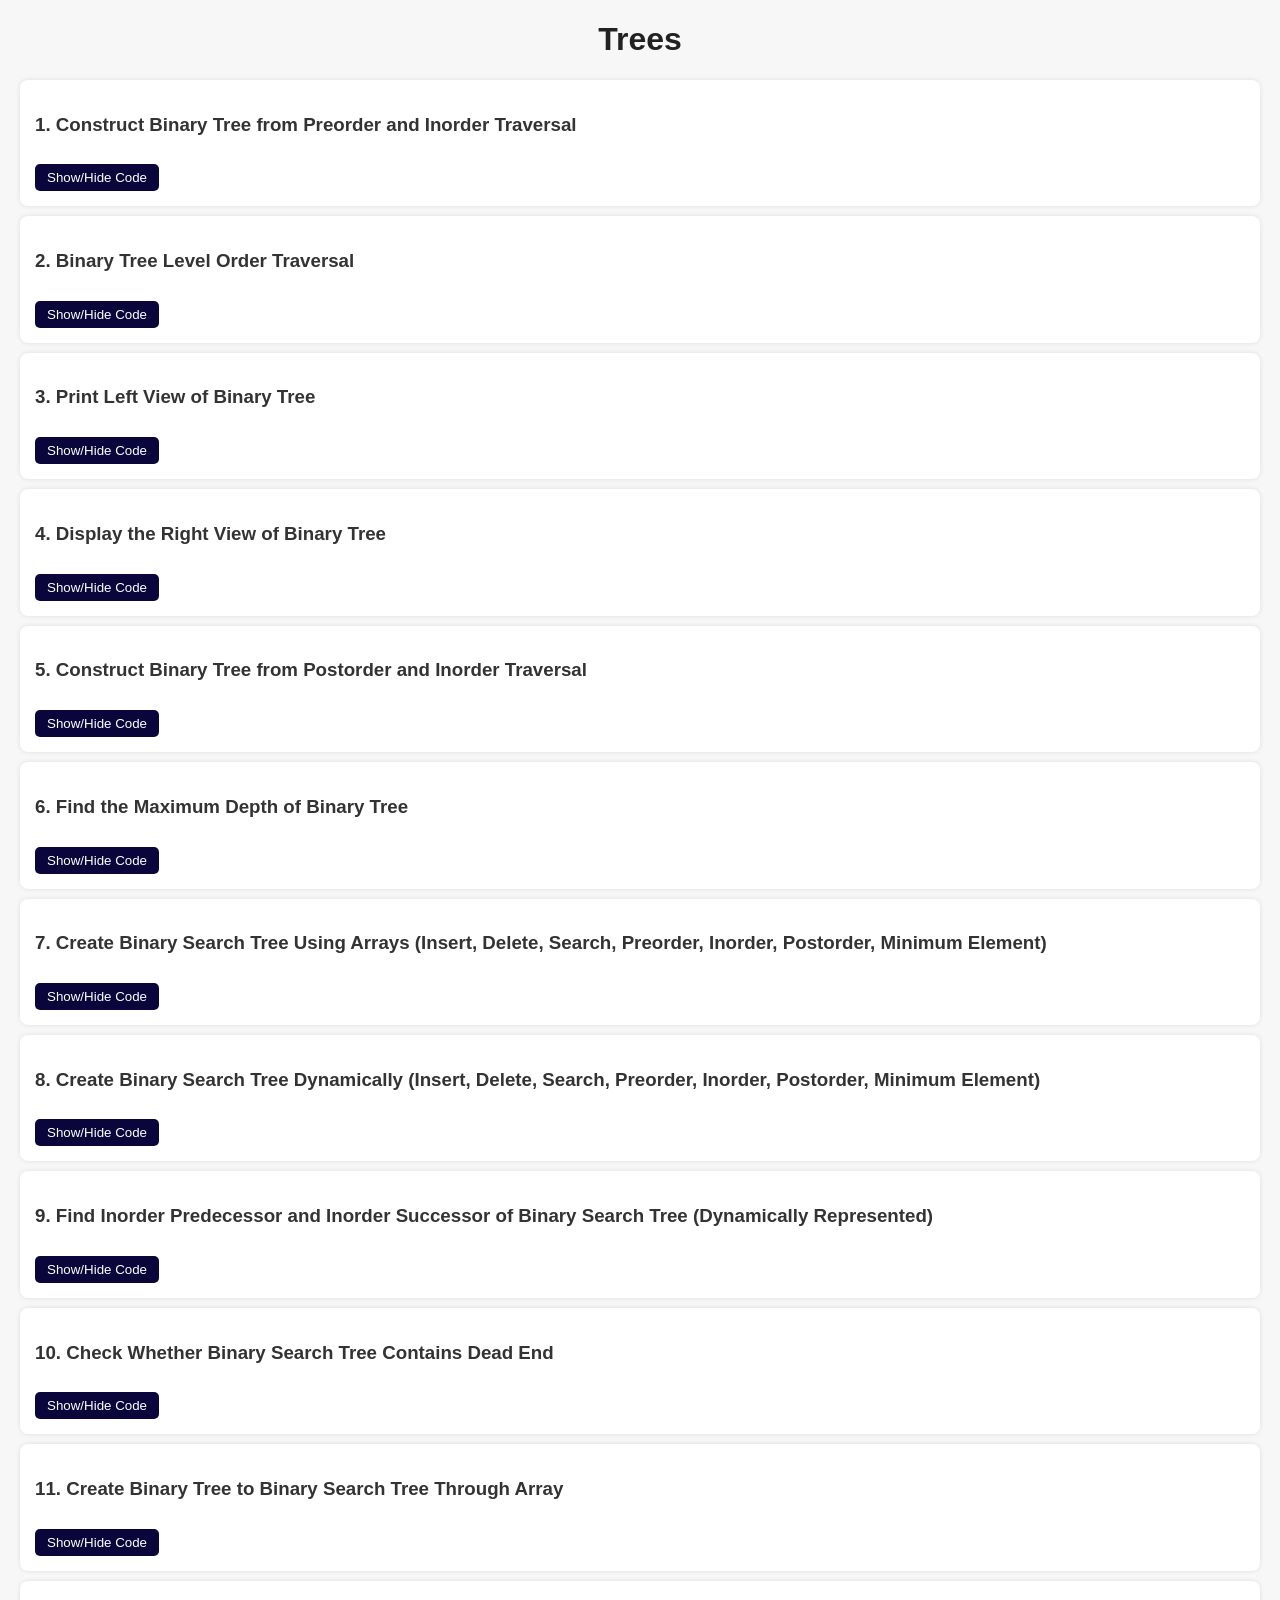
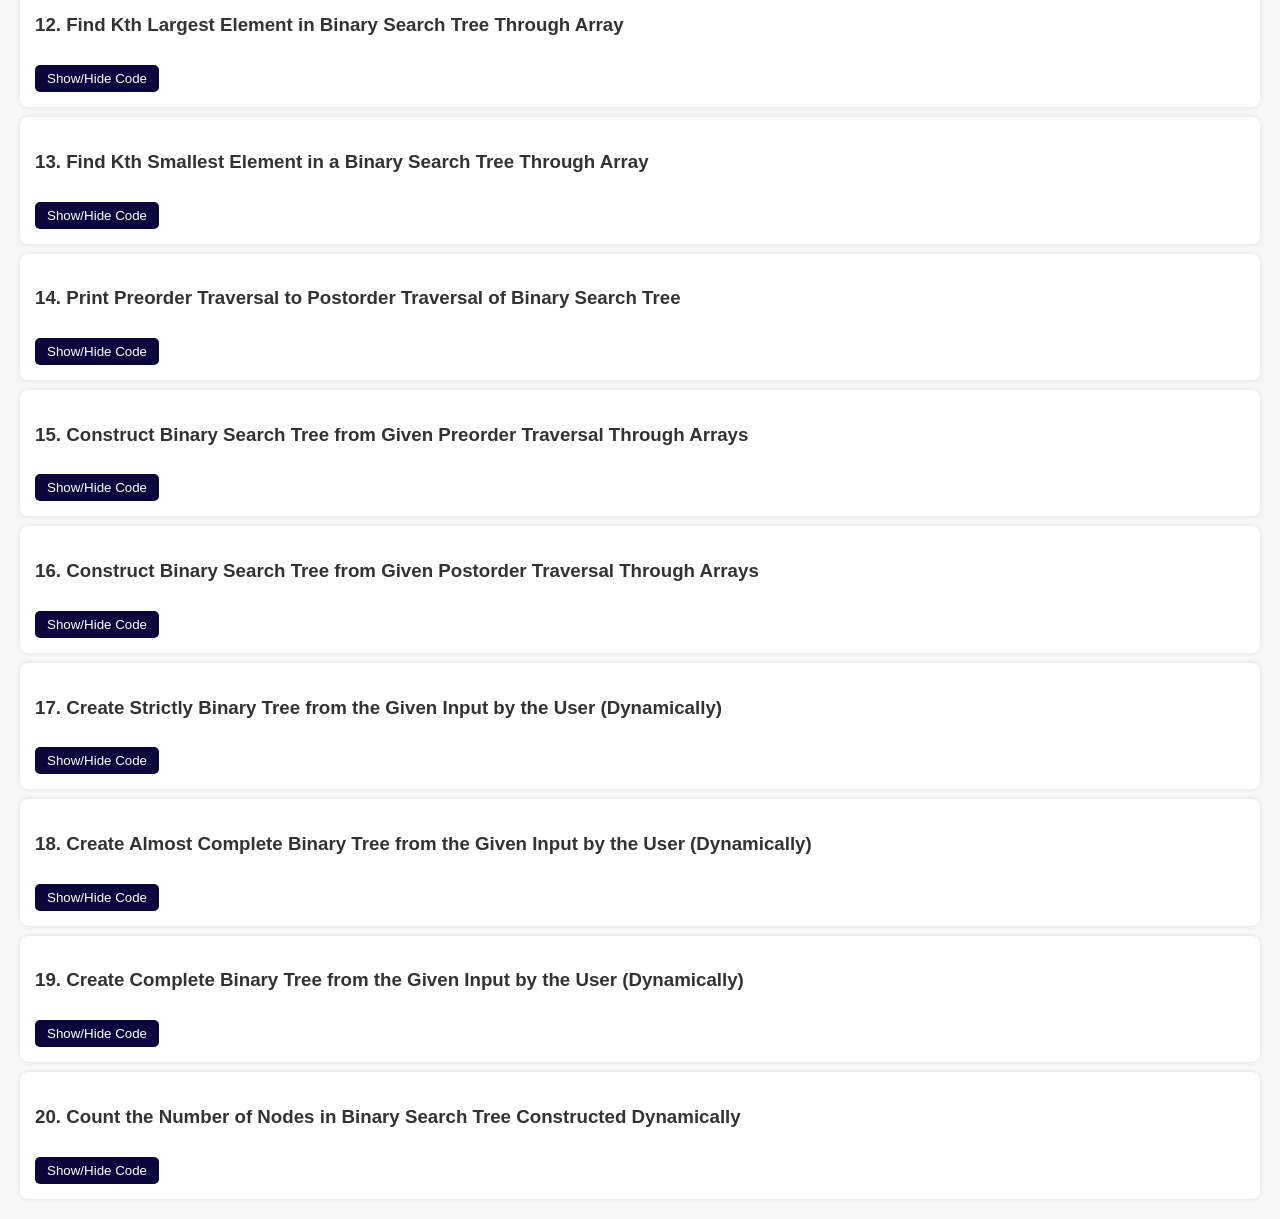
<file: topics/trees.html>
<!DOCTYPE html>
<html lang="en">
<head>
  <meta charset="UTF-8">
  <meta name="viewport" content="width=device-width, initial-scale=1.0">
  <title>Trees - C Programs</title>
  <link rel="stylesheet" href="../style.css">
  <script src="../script.js" defer></script>
</head>
<body>
  <h1>Trees</h1>

  <div class="question">
    <h3>1. Construct Binary Tree from Preorder and Inorder Traversal</h3>
    <button onclick="toggleCode('q1')">Show/Hide Code</button>
    <pre id="q1">
#include &lt;stdio.h&gt;
#include &lt;stdlib.h&gt;

struct Node {
    int data;
    struct Node *left, *right;
};

int pre[100], in[100], index = 0;

struct Node *create(int start, int end) {
    if (start > end) return NULL;

    struct Node *root = malloc(sizeof(struct Node));
    root->data = pre[index++];
    root->left = root->right = NULL;

    int i;
    for (i = start; i &lt;= end; i++)
        if (in[i] == root->data) break;

    root->left = create(start, i - 1);
    root->right = create(i + 1, end);

    return root;
}

void inorder(struct Node *root) {
    if (root == NULL) return;
    inorder(root->left);
    printf("%d ", root->data);
    inorder(root->right);
}

int main() {
    int n;

    printf("Enter number of nodes: ");
    scanf("%d", &amp;n);

    printf("Enter preorder traversal: ");
    for (int i = 0; i &lt; n; i++)
        scanf("%d", &amp;pre[i]);

    printf("Enter inorder traversal: ");
    for (int i = 0; i &lt; n; i++)
        scanf("%d", &amp;in[i]);

    struct Node *root = create(0, n - 1);

    printf("Constructed tree inorder: ");
    inorder(root);

    return 0;
}
    </pre>
</div>

<div class="question">
    <h3>2. Binary Tree Level Order Traversal</h3>
    <button onclick="toggleCode('q2')">Show/Hide Code</button>
    <pre id="q2">
#include &lt;stdio.h&gt;
#include &lt;stdlib.h&gt;

struct Node {
    int data;
    struct Node *left, *right;
};

struct Node *create(int x) {
    struct Node *newNode = malloc(sizeof(struct Node));
    newNode->data = x;
    newNode->left = newNode->right = NULL;
    return newNode;
}

void levelOrder(struct Node *root) {
    if (root == NULL) return;

    struct Node *queue[1000];
    int front = 0, rear = 0;

    queue[rear++] = root;

    while (front &lt; rear) {
        struct Node *temp = queue[front++];
        printf("%d ", temp->data);

        if (temp->left != NULL)
            queue[rear++] = temp->left;

        if (temp->right != NULL)
            queue[rear++] = temp->right;
    }
}

int main() {
    struct Node *root = create(1);
    root->left = create(2);
    root->right = create(3);
    root->left->left = create(4);
    root->left->right = create(5);
    root->right->left = create(6);

    printf("Level Order Traversal: ");
    levelOrder(root);

    return 0;
}
    </pre>
</div>

<div class="question">
    <h3>3. Print Left View of Binary Tree</h3>
    <button onclick="toggleCode('q3')">Show/Hide Code</button>
    <pre id="q3">
#include &lt;stdio.h&gt;
#include &lt;stdlib.h&gt;

struct Node {
    int data;
    struct Node *left, *right;
};

struct Node *create(int x) {
    struct Node *n = malloc(sizeof(struct Node));
    n->data = x;
    n->left = n->right = NULL;
    return n;
}

void leftView(struct Node *root, int level, int *maxLevel) {
    if (root == NULL) return;

    if (level > *maxLevel) {
        printf("%d ", root->data);
        *maxLevel = level;
    }

    leftView(root->left, level + 1, maxLevel);
    leftView(root->right, level + 1, maxLevel);
}

int main() {
    struct Node *root = create(1);
    root->left = create(2);
    root->right = create(3);
    root->left->right = create(4);
    root->right->right = create(5);

    int maxLevel = 0;

    printf("Left View: ");
    leftView(root, 1, &amp;maxLevel);

    return 0;
}
    </pre>
</div>

<div class="question">
    <h3>4. Display the Right View of Binary Tree</h3>
    <button onclick="toggleCode('q4')">Show/Hide Code</button>
    <pre id="q4">
#include &lt;stdio.h&gt;
#include &lt;stdlib.h&gt;

struct Node {
    int data;
    struct Node *left, *right;
};

struct Node *create(int x) {
    struct Node *n = malloc(sizeof(struct Node));
    n->data = x;
    n->left = n->right = NULL;
    return n;
}

void rightView(struct Node *root, int level, int *maxLevel) {
    if (root == NULL) return;

    if (level > *maxLevel) {
        printf("%d ", root->data);
        *maxLevel = level;
    }

    rightView(root->right, level + 1, maxLevel);
    rightView(root->left, level + 1, maxLevel);
}

int main() {
    struct Node *root = create(1);
    root->left = create(2);
    root->right = create(3);
    root->left->left = create(4);
    root->right->right = create(5);

    int maxLevel = 0;

    printf("Right View: ");
    rightView(root, 1, &amp;maxLevel);

    return 0;
}
    </pre>
</div>

<div class="question">
    <h3>5. Construct Binary Tree from Postorder and Inorder Traversal</h3>
    <button onclick="toggleCode('q5')">Show/Hide Code</button>
    <pre id="q5">
#include &lt;stdio.h&gt;
#include &lt;stdlib.h&gt;

struct Node {
    int data;
    struct Node *left, *right;
};

int post[100], in[100], index;

struct Node *create(int start, int end) {
    if (start > end) return NULL;

    struct Node *root = malloc(sizeof(struct Node));
    root->data = post[index--];
    root->left = root->right = NULL;

    int i;
    for (i = start; i &lt;= end; i++)
        if (in[i] == root->data) break;

    root->right = create(i + 1, end);
    root->left = create(start, i - 1);

    return root;
}

void preorder(struct Node *root) {
    if (root == NULL) return;
    printf("%d ", root->data);
    preorder(root->left);
    preorder(root->right);
}

int main() {
    int n;

    printf("Enter number of nodes: ");
    scanf("%d", &amp;n);

    printf("Enter inorder traversal: ");
    for (int i = 0; i &lt; n; i++)
        scanf("%d", &amp;in[i]);

    printf("Enter postorder traversal: ");
    for (int i = 0; i &lt; n; i++)
        scanf("%d", &amp;post[i]);

    index = n - 1;
    struct Node *root = create(0, n - 1);

    printf("Constructed tree preorder: ");
    preorder(root);

    return 0;
}
    </pre>
</div>

<div class="question">
    <h3>6. Find the Maximum Depth of Binary Tree</h3>
    <button onclick="toggleCode('q6')">Show/Hide Code</button>
    <pre id="q6">
#include &lt;stdio.h&gt;
#include &lt;stdlib.h&gt;

struct Node {
    int data;
    struct Node *left, *right;
};

struct Node *create(int x) {
    struct Node *n = malloc(sizeof(struct Node));
    n->data = x;
    n->left = n->right = NULL;
    return n;
}

int maxDepth(struct Node *root) {
    if (root == NULL)
        return 0;

    int left = maxDepth(root->left);
    int right = maxDepth(root->right);

    return 1 + (left > right ? left : right);
}

int main() {
    struct Node *root = create(1);
    root->left = create(2);
    root->right = create(3);
    root->left->left = create(4);
    root->left->right = create(5);

    printf("Maximum Depth: %d\n", maxDepth(root));

    return 0;
}
    </pre>
</div>

<div class="question">
    <h3>7. Create Binary Search Tree Using Arrays (Insert, Delete, Search, Preorder, Inorder, Postorder, Minimum Element)</h3>
    <button onclick="toggleCode('q7')">Show/Hide Code</button>
    <pre id="q7">
#include &lt;stdio.h&gt;
#define MAX 1000

int tree[MAX];

void insert(int x) {
    int i = 0;

    while (i &lt; MAX) {
        if (tree[i] == -1) {
            tree[i] = x;
            return;
        }

        if (x &lt; tree[i])
            i = 2 * i + 1;
        else if (x > tree[i])
            i = 2 * i + 2;
        else
            return;
    }

    printf("Array is full\n");
}

int search(int x) {
    int i = 0;

    while (i &lt; MAX &amp;&amp; tree[i] != -1) {
        if (tree[i] == x) return i;

        if (x &lt; tree[i])
            i = 2 * i + 1;
        else
            i = 2 * i + 2;
    }

    return -1;
}

void inorder(int i) {
    if (i >= MAX || tree[i] == -1) return;
    inorder(2 * i + 1);
    printf("%d ", tree[i]);
    inorder(2 * i + 2);
}

void preorder(int i) {
    if (i >= MAX || tree[i] == -1) return;
    printf("%d ", tree[i]);
    preorder(2 * i + 1);
    preorder(2 * i + 2);
}

void postorder(int i) {
    if (i >= MAX || tree[i] == -1) return;
    postorder(2 * i + 1);
    postorder(2 * i + 2);
    printf("%d ", tree[i]);
}

int minimum() {
    int i = 0;

    if (tree[i] == -1) return -1;

    while (2 * i + 1 &lt; MAX &amp;&amp; tree[2 * i + 1] != -1)
        i = 2 * i + 1;

    return tree[i];
}

int maximumValue(int i) {
    if (i >= MAX || tree[i] == -1) return -1;

    int a = maximumValue(2 * i + 1);
    int b = maximumValue(2 * i + 2);

    int max = tree[i];
    if (a > max) max = a;
    if (b > max) max = b;

    return max;
}

void deleteNode(int x) {
    int pos = search(x);

    if (pos == -1) {
        printf("Not found\n");
        return;
    }

    int max = maximumValue(pos);

    if (max == x) {
        tree[pos] = -1;
        return;
    }

    int min = tree[pos];
    int replacement = -1;

    for (int i = 0; i &lt; MAX; i++) {
        if (tree[i] == -1) continue;

        if (tree[i] > min &amp;&amp; (replacement == -1 || tree[i] &lt; replacement))
            replacement = tree[i];
    }

    if (replacement == -1) {
        printf("Cannot delete this node in array representation\n");
        return;
    }

    tree[pos] = replacement;
    deleteNode(replacement);
}

int main() {
    for (int i = 0; i &lt; MAX; i++)
        tree[i] = -1;

    insert(50);
    insert(30);
    insert(70);
    insert(20);
    insert(40);
    insert(60);
    insert(80);

    printf("Inorder: ");
    inorder(0);

    printf("\nPreorder: ");
    preorder(0);

    printf("\nPostorder: ");
    postorder(0);

    printf("\nMinimum: %d\n", minimum());

    printf("Search 40: %s\n", search(40) != -1 ? "Found" : "Not Found");

    deleteNode(30);

    printf("After deletion: ");
    inorder(0);

    return 0;
}
    </pre>
</div>

<div class="question">
    <h3>8. Create Binary Search Tree Dynamically (Insert, Delete, Search, Preorder, Inorder, Postorder, Minimum Element)</h3>
    <button onclick="toggleCode('q8')">Show/Hide Code</button>
    <pre id="q8">
#include &lt;stdio.h&gt;
#include &lt;stdlib.h&gt;

struct Node {
    int data;
    struct Node *left, *right;
};

struct Node *insert(struct Node *root, int x) {
    if (root == NULL) {
        root = malloc(sizeof(struct Node));
        root->data = x;
        root->left = root->right = NULL;
        return root;
    }

    if (x &lt; root->data)
        root->left = insert(root->left, x);
    else if (x > root->data)
        root->right = insert(root->right, x);

    return root;
}

struct Node *minimumNode(struct Node *root) {
    while (root != NULL &amp;&amp; root->left != NULL)
        root = root->left;
    return root;
}

struct Node *deleteNode(struct Node *root, int x) {
    if (root == NULL) return NULL;

    if (x &lt; root->data)
        root->left = deleteNode(root->left, x);
    else if (x > root->data)
        root->right = deleteNode(root->right, x);
    else {
        if (root->left == NULL) {
            struct Node *temp = root->right;
            free(root);
            return temp;
        }

        if (root->right == NULL) {
            struct Node *temp = root->left;
            free(root);
            return temp;
        }

        struct Node *temp = minimumNode(root->right);
        root->data = temp->data;
        root->right = deleteNode(root->right, temp->data);
    }

    return root;
}

int search(struct Node *root, int x) {
    if (root == NULL) return 0;
    if (root->data == x) return 1;

    if (x &lt; root->data)
        return search(root->left, x);

    return search(root->right, x);
}

void inorder(struct Node *root) {
    if (root == NULL) return;
    inorder(root->left);
    printf("%d ", root->data);
    inorder(root->right);
}

void preorder(struct Node *root) {
    if (root == NULL) return;
    printf("%d ", root->data);
    preorder(root->left);
    preorder(root->right);
}

void postorder(struct Node *root) {
    if (root == NULL) return;
    postorder(root->left);
    postorder(root->right);
    printf("%d ", root->data);
}

int main() {
    struct Node *root = NULL;

    root = insert(root, 50);
    root = insert(root, 30);
    root = insert(root, 70);
    root = insert(root, 20);
    root = insert(root, 40);
    root = insert(root, 60);
    root = insert(root, 80);

    printf("Inorder: ");
    inorder(root);

    printf("\nPreorder: ");
    preorder(root);

    printf("\nPostorder: ");
    postorder(root);

    struct Node *m = minimumNode(root);
    if (m != NULL)
        printf("\nMinimum: %d", m->data);

    printf("\nSearch 40: %s", search(root, 40) ? "Found" : "Not Found");

    root = deleteNode(root, 30);

    printf("\nAfter deletion: ");
    inorder(root);

    return 0;
}
    </pre>
</div>

<div class="question">
    <h3>9. Find Inorder Predecessor and Inorder Successor of Binary Search Tree (Dynamically Represented)</h3>
    <button onclick="toggleCode('q9')">Show/Hide Code</button>
    <pre id="q9">
#include &lt;stdio.h&gt;
#include &lt;stdlib.h&gt;

struct Node {
    int data;
    struct Node *left, *right;
};

struct Node *insert(struct Node *root, int x) {
    if (root == NULL) {
        struct Node *n = malloc(sizeof(struct Node));
        n->data = x;
        n->left = n->right = NULL;
        return n;
    }

    if (x &lt; root->data)
        root->left = insert(root->left, x);
    else if (x > root->data)
        root->right = insert(root->right, x);

    return root;
}

void findPreSuc(struct Node *root, int key,
                struct Node **pre, struct Node **suc) {
    *pre = NULL;
    *suc = NULL;

    struct Node *current = root;

    while (current != NULL) {
        if (current->data == key) {
            if (current->left != NULL) {
                struct Node *t = current->left;
                while (t->right != NULL)
                    t = t->right;
                *pre = t;
            }

            if (current->right != NULL) {
                struct Node *t = current->right;
                while (t->left != NULL)
                    t = t->left;
                *suc = t;
            }

            return;
        }

        if (key &lt; current->data) {
            *suc = current;
            current = current->left;
        } else {
            *pre = current;
            current = current->right;
        }
    }
}

int main() {
    struct Node *root = NULL;

    root = insert(root, 50);
    root = insert(root, 30);
    root = insert(root, 70);
    root = insert(root, 20);
    root = insert(root, 40);
    root = insert(root, 60);
    root = insert(root, 80);

    int key = 50;
    struct Node *pre, *suc;

    findPreSuc(root, key, &amp;pre, &amp;suc);

    if (pre != NULL)
        printf("Predecessor: %d\n", pre->data);
    else
        printf("No predecessor\n");

    if (suc != NULL)
        printf("Successor: %d\n", suc->data);
    else
        printf("No successor\n");

    return 0;
}
    </pre>
</div>

<div class="question">
    <h3>10. Check Whether Binary Search Tree Contains Dead End</h3>
    <button onclick="toggleCode('q10')">Show/Hide Code</button>
    <pre id="q10">
#include &lt;stdio.h&gt;
#include &lt;stdlib.h&gt;

struct Node {
    int data;
    struct Node *left, *right;
};

struct Node *insert(struct Node *root, int x) {
    if (root == NULL) {
        struct Node *n = malloc(sizeof(struct Node));
        n->data = x;
        n->left = n->right = NULL;
        return n;
    }

    if (x &lt; root->data)
        root->left = insert(root->left, x);
    else if (x > root->data)
        root->right = insert(root->right, x);

    return root;
}

int deadEnd(struct Node *root, int min, int max) {
    if (root == NULL) return 0;

    if (min == max)
        return 1;

    return deadEnd(root->left, min, root->data - 1) ||
           deadEnd(root->right, root->data + 1, max);
}

int main() {
    struct Node *root = NULL;

    root = insert(root, 8);
    root = insert(root, 5);
    root = insert(root, 2);
    root = insert(root, 7);
    root = insert(root, 9);

    if (deadEnd(root, 1, 100000))
        printf("BST contains a dead end\n");
    else
        printf("BST does not contain a dead end\n");

    return 0;
}
    </pre>
</div>

<div class="question">
    <h3>11. Create Binary Tree to Binary Search Tree Through Array</h3>
    <button onclick="toggleCode('q11')">Show/Hide Code</button>
    <pre id="q11">
#include &lt;stdio.h&gt;
#include &lt;stdlib.h&gt;

struct Node {
    int data;
    struct Node *left, *right;
};

int a[100], sorted[100], n, count = 0;

struct Node *createTree(int i) {
    if (i >= n || a[i] == -1)
        return NULL;

    struct Node *root = malloc(sizeof(struct Node));
    root->data = a[i];

    root->left = createTree(2 * i + 1);
    root->right = createTree(2 * i + 2);

    return root;
}

void collect(struct Node *root) {
    if (root == NULL) return;
    collect(root->left);
    sorted[count++] = root->data;
    collect(root->right);
}

void sortArray() {
    for (int i = 0; i &lt; count - 1; i++) {
        for (int j = 0; j &lt; count - i - 1; j++) {
            if (sorted[j] > sorted[j + 1]) {
                int t = sorted[j];
                sorted[j] = sorted[j + 1];
                sorted[j + 1] = t;
            }
        }
    }
}

void convert(struct Node *root, int *index) {
    if (root == NULL) return;

    convert(root->left, index);
    root->data = sorted[(*index)++];
    convert(root->right, index);
}

void inorder(struct Node *root) {
    if (root == NULL) return;
    inorder(root->left);
    printf("%d ", root->data);
    inorder(root->right);
}

int main() {
    printf("Enter array size: ");
    scanf("%d", &amp;n);

    printf("Enter level order values (-1 for missing nodes):\n");
    for (int i = 0; i &lt; n; i++)
        scanf("%d", &amp;a[i]);

    struct Node *root = createTree(0);

    collect(root);
    sortArray();

    int index = 0;
    convert(root, &amp;index);

    printf("Binary Search Tree inorder: ");
    inorder(root);

    return 0;
}
    </pre>
</div>

<div class="question">
    <h3>12. Find Kth Largest Element in Binary Search Tree Through Array</h3>
    <button onclick="toggleCode('q12')">Show/Hide Code</button>
    <pre id="q12">
#include &lt;stdio.h&gt;
#define MAX 100

int tree[MAX], n, k, count = 0, answer = -1;

void kthLargest(int i) {
    if (i >= n || tree[i] == -1 || answer != -1)
        return;

    kthLargest(2 * i + 2);

    if (answer != -1) return;

    count++;

    if (count == k) {
        answer = tree[i];
        return;
    }

    kthLargest(2 * i + 1);
}

int main() {
    printf("Enter number of array positions: ");
    scanf("%d", &amp;n);

    printf("Enter BST array (-1 for empty positions):\n");
    for (int i = 0; i &lt; n; i++)
        scanf("%d", &amp;tree[i]);

    printf("Enter K: ");
    scanf("%d", &amp;k);

    kthLargest(0);

    if (answer == -1)
        printf("Invalid K\n");
    else
        printf("Kth largest element: %d\n", answer);

    return 0;
}
    </pre>
</div>

<div class="question">
    <h3>13. Find Kth Smallest Element in a Binary Search Tree Through Array</h3>
    <button onclick="toggleCode('q13')">Show/Hide Code</button>
    <pre id="q13">
#include &lt;stdio.h&gt;
#define MAX 100

int tree[MAX], n, k, count = 0, answer = -1;

void kthSmallest(int i) {
    if (i >= n || tree[i] == -1 || answer != -1)
        return;

    kthSmallest(2 * i + 1);

    if (answer != -1) return;

    count++;

    if (count == k) {
        answer = tree[i];
        return;
    }

    kthSmallest(2 * i + 2);
}

int main() {
    printf("Enter number of array positions: ");
    scanf("%d", &amp;n);

    printf("Enter BST array (-1 for empty positions):\n");
    for (int i = 0; i &lt; n; i++)
        scanf("%d", &amp;tree[i]);

    printf("Enter K: ");
    scanf("%d", &amp;k);

    kthSmallest(0);

    if (answer == -1)
        printf("Invalid K\n");
    else
        printf("Kth smallest element: %d\n", answer);

    return 0;
}
    </pre>
</div>

<div class="question">
    <h3>14. Print Preorder Traversal to Postorder Traversal of Binary Search Tree</h3>
    <button onclick="toggleCode('q14')">Show/Hide Code</button>
    <pre id="q14">
#include &lt;stdio.h&gt;

int pre[100], n;

void postorder(int low, int high, int *index) {
    if (*index >= n) return;

    int root = pre[*index];

    if (root &lt; low || root > high)
        return;

    (*index)++;

    postorder(low, root - 1, index);
    postorder(root + 1, high, index);

    printf("%d ", root);
}

int main() {
    printf("Enter number of nodes: ");
    scanf("%d", &amp;n);

    printf("Enter BST preorder traversal: ");
    for (int i = 0; i &lt; n; i++)
        scanf("%d", &amp;pre[i]);

    int index = 0;

    printf("Postorder traversal: ");
    postorder(-1000000000, 1000000000, &amp;index);

    return 0;
}
    </pre>
</div>

<div class="question">
    <h3>15. Construct Binary Search Tree from Given Preorder Traversal Through Arrays</h3>
    <button onclick="toggleCode('q15')">Show/Hide Code</button>
    <pre id="q15">
#include &lt;stdio.h&gt;
#define MAX 100

int tree[MAX], pre[MAX], n;

void insert(int x) {
    int i = 0;

    while (i &lt; MAX) {
        if (tree[i] == -1) {
            tree[i] = x;
            return;
        }

        if (x &lt; tree[i])
            i = 2 * i + 1;
        else if (x > tree[i])
            i = 2 * i + 2;
        else
            return;
    }

    printf("Array capacity exceeded\n");
}

void inorder(int i) {
    if (i >= MAX || tree[i] == -1) return;

    inorder(2 * i + 1);
    printf("%d ", tree[i]);
    inorder(2 * i + 2);
}

int main() {
    for (int i = 0; i &lt; MAX; i++)
        tree[i] = -1;

    printf("Enter number of nodes: ");
    scanf("%d", &amp;n);

    printf("Enter preorder traversal: ");
    for (int i = 0; i &lt; n; i++)
        scanf("%d", &amp;pre[i]);

    for (int i = 0; i &lt; n; i++)
        insert(pre[i]);

    printf("BST inorder traversal: ");
    inorder(0);

    return 0;
}
    </pre>
</div>

<div class="question">
    <h3>16. Construct Binary Search Tree from Given Postorder Traversal Through Arrays</h3>
    <button onclick="toggleCode('q16')">Show/Hide Code</button>
    <pre id="q16">
#include &lt;stdio.h&gt;
#define MAX 100

int tree[MAX], post[MAX], n;

void insert(int x) {
    int i = 0;

    while (i &lt; MAX) {
        if (tree[i] == -1) {
            tree[i] = x;
            return;
        }

        if (x &lt; tree[i])
            i = 2 * i + 1;
        else if (x > tree[i])
            i = 2 * i + 2;
        else
            return;
    }

    printf("Array capacity exceeded\n");
}

void inorder(int i) {
    if (i >= MAX || tree[i] == -1) return;

    inorder(2 * i + 1);
    printf("%d ", tree[i]);
    inorder(2 * i + 2);
}

int main() {
    for (int i = 0; i &lt; MAX; i++)
        tree[i] = -1;

    printf("Enter number of nodes: ");
    scanf("%d", &amp;n);

    printf("Enter postorder traversal: ");
    for (int i = 0; i &lt; n; i++)
        scanf("%d", &amp;post[i]);

    for (int i = n - 1; i >= 0; i--)
        insert(post[i]);

    printf("BST inorder traversal: ");
    inorder(0);

    return 0;
}
    </pre>
</div>

<div class="question">
    <h3>17. Create Strictly Binary Tree from the Given Input by the User (Dynamically)</h3>
    <button onclick="toggleCode('q17')">Show/Hide Code</button>
    <pre id="q17">
#include &lt;stdio.h&gt;
#include &lt;stdlib.h&gt;

struct Node {
    int data;
    struct Node *left, *right;
};

struct Node *create() {
    int x;

    printf("Enter data (-1 for no node): ");
    scanf("%d", &amp;x);

    if (x == -1)
        return NULL;

    struct Node *root = malloc(sizeof(struct Node));
    root->data = x;

    printf("Enter left child of %d:\n", x);
    root->left = create();

    printf("Enter right child of %d:\n", x);
    root->right = create();

    if ((root->left == NULL) != (root->right == NULL)) {
        printf("Not a strictly binary tree!\n");
        exit(0);
    }

    return root;
}

void preorder(struct Node *root) {
    if (root == NULL) return;

    printf("%d ", root->data);
    preorder(root->left);
    preorder(root->right);
}

int main() {
    printf("Create a strictly binary tree:\n");

    struct Node *root = create();

    printf("Preorder traversal: ");
    preorder(root);

    return 0;
}
    </pre>
</div>

<div class="question">
    <h3>18. Create Almost Complete Binary Tree from the Given Input by the User (Dynamically)</h3>
    <button onclick="toggleCode('q18')">Show/Hide Code</button>
    <pre id="q18">
#include &lt;stdio.h&gt;
#include &lt;stdlib.h&gt;

struct Node {
    int data;
    struct Node *left, *right;
};

struct Node *createNode(int x) {
    struct Node *n = malloc(sizeof(struct Node));
    n->data = x;
    n->left = n->right = NULL;
    return n;
}

int main() {
    struct Node *queue[100];
    int n, x, front = 0, rear = 0;

    printf("Enter number of nodes: ");
    scanf("%d", &amp;n);

    if (n &lt;= 0 || n > 100) {
        printf("Invalid number of nodes\n");
        return 0;
    }

    printf("Enter level order node values:\n");

    scanf("%d", &amp;x);
    struct Node *root = createNode(x);
    queue[rear++] = root;

    int created = 1;

    while (created &lt; n) {
        struct Node *temp = queue[front++];

        printf("Enter left child of %d: ", temp->data);
        scanf("%d", &amp;x);

        temp->left = createNode(x);
        queue[rear++] = temp->left;
        created++;

        if (created == n) break;

        printf("Enter right child of %d: ", temp->data);
        scanf("%d", &amp;x);

        temp->right = createNode(x);
        queue[rear++] = temp->right;
        created++;
    }

    printf("Almost complete binary tree created.\n");

    printf("Level order: ");
    for (int i = 0; i &lt; rear; i++)
        printf("%d ", queue[i]->data);

    return 0;
}
    </pre>
</div>

<div class="question">
    <h3>19. Create Complete Binary Tree from the Given Input by the User (Dynamically)</h3>
    <button onclick="toggleCode('q19')">Show/Hide Code</button>
    <pre id="q19">
#include &lt;stdio.h&gt;
#include &lt;stdlib.h&gt;

struct Node {
    int data;
    struct Node *left, *right;
};

struct Node *createNode(int x) {
    struct Node *n = malloc(sizeof(struct Node));
    n->data = x;
    n->left = n->right = NULL;
    return n;
}

int main() {
    struct Node *queue[100];
    int n, x, front = 0, rear = 0;

    printf("Enter number of nodes: ");
    scanf("%d", &amp;n);

    if (n &lt;= 0 || n > 100) {
        printf("Invalid number of nodes\n");
        return 0;
    }

    printf("Enter root value: ");
    scanf("%d", &amp;x);

    struct Node *root = createNode(x);
    queue[rear++] = root;

    for (int i = 1; i &lt; n; i++) {
        struct Node *parent = queue[front];

        printf("Enter value for node %d: ", i + 1);
        scanf("%d", &amp;x);

        struct Node *child = createNode(x);

        if (parent->left == NULL)
            parent->left = child;
        else {
            parent->right = child;
            front++;
        }

        queue[rear++] = child;
    }

    printf("Complete binary tree level order: ");

    for (int i = 0; i &lt; rear; i++)
        printf("%d ", queue[i]->data);

    return 0;
}
    </pre>
</div>

<div class="question">
    <h3>20. Count the Number of Nodes in Binary Search Tree Constructed Dynamically</h3>
    <button onclick="toggleCode('q20')">Show/Hide Code</button>
    <pre id="q20">
#include &lt;stdio.h&gt;
#include &lt;stdlib.h&gt;

struct Node {
    int data;
    struct Node *left, *right;
};

struct Node *insert(struct Node *root, int x) {
    if (root == NULL) {
        struct Node *n = malloc(sizeof(struct Node));
        n->data = x;
        n->left = n->right = NULL;
        return n;
    }

    if (x &lt; root->data)
        root->left = insert(root->left, x);
    else if (x > root->data)
        root->right = insert(root->right, x);

    return root;
}

int countNodes(struct Node *root) {
    if (root == NULL)
        return 0;

    return 1 + countNodes(root->left)
             + countNodes(root->right);
}

void inorder(struct Node *root) {
    if (root == NULL) return;

    inorder(root->left);
    printf("%d ", root->data);
    inorder(root->right);
}

int main() {
    struct Node *root = NULL;
    int n, x;

    printf("Enter number of nodes: ");
    scanf("%d", &amp;n);

    printf("Enter BST values:\n");

    for (int i = 0; i &lt; n; i++) {
        scanf("%d", &amp;x);
        root = insert(root, x);
    }

    printf("BST inorder: ");
    inorder(root);

    printf("\nNumber of nodes: %d\n", countNodes(root));

    return 0;
}
    </pre>
</div>
</body>
</html>
</file>
<file: style.css>
body {
  font-family: Arial, sans-serif;
  background-color: #f7f7f7;
  margin: 20px;
  color: #333;
}

h1 {
  text-align: center;
  color: #222;
}

.topic-list {
  list-style-type: none;
  padding: 0;
  max-width: 500px;
  margin: 30px auto;
}

.topic-list li {
  background: #fff;
  margin: 10px 0;
  padding: 12px;
  border-radius: 8px;
  box-shadow: 0 0 5px rgba(0,0,0,0.1);
  transition: background 0.3s;
}

.topic-list li:hover {
  background: #eee;
}

.topic-list a {
  text-decoration: none;
  color: #000;
  font-weight: bold;
}

.question {
  background: #fff;
  margin: 10px 0;
  padding: 15px;
  border-radius: 8px;
  box-shadow: 0 0 5px rgba(0,0,0,0.1);
}

button {
  margin-top: 10px;
  padding: 6px 12px;
  border: none;
  background-color: #0a063c;
  color: white;
  border-radius: 5px;
  cursor: pointer;
}

button:hover {
  background-color: #2b0e65;
}

pre {
  display: none;
  background: #eee;
  padding: 10px;
  border-radius: 5px;
  overflow-x: auto;
  margin-top: 10px;
}
</file>
